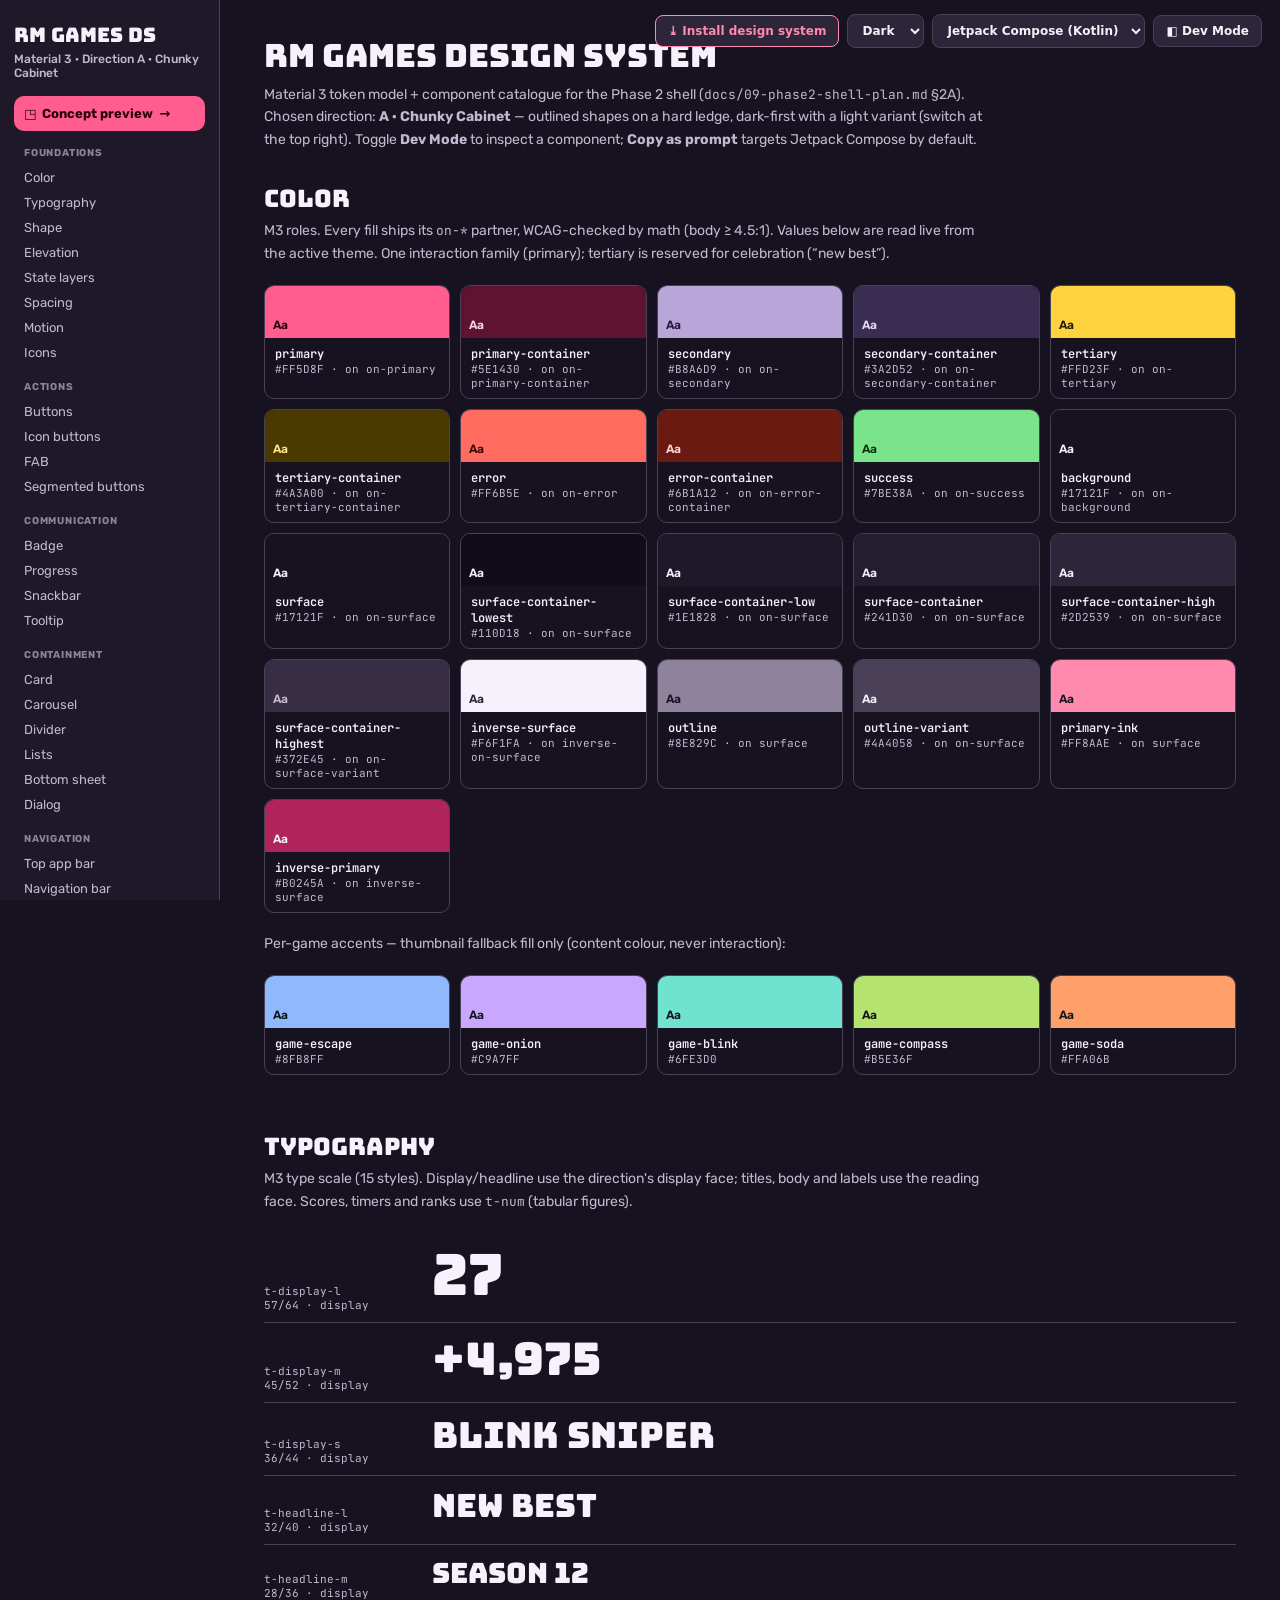
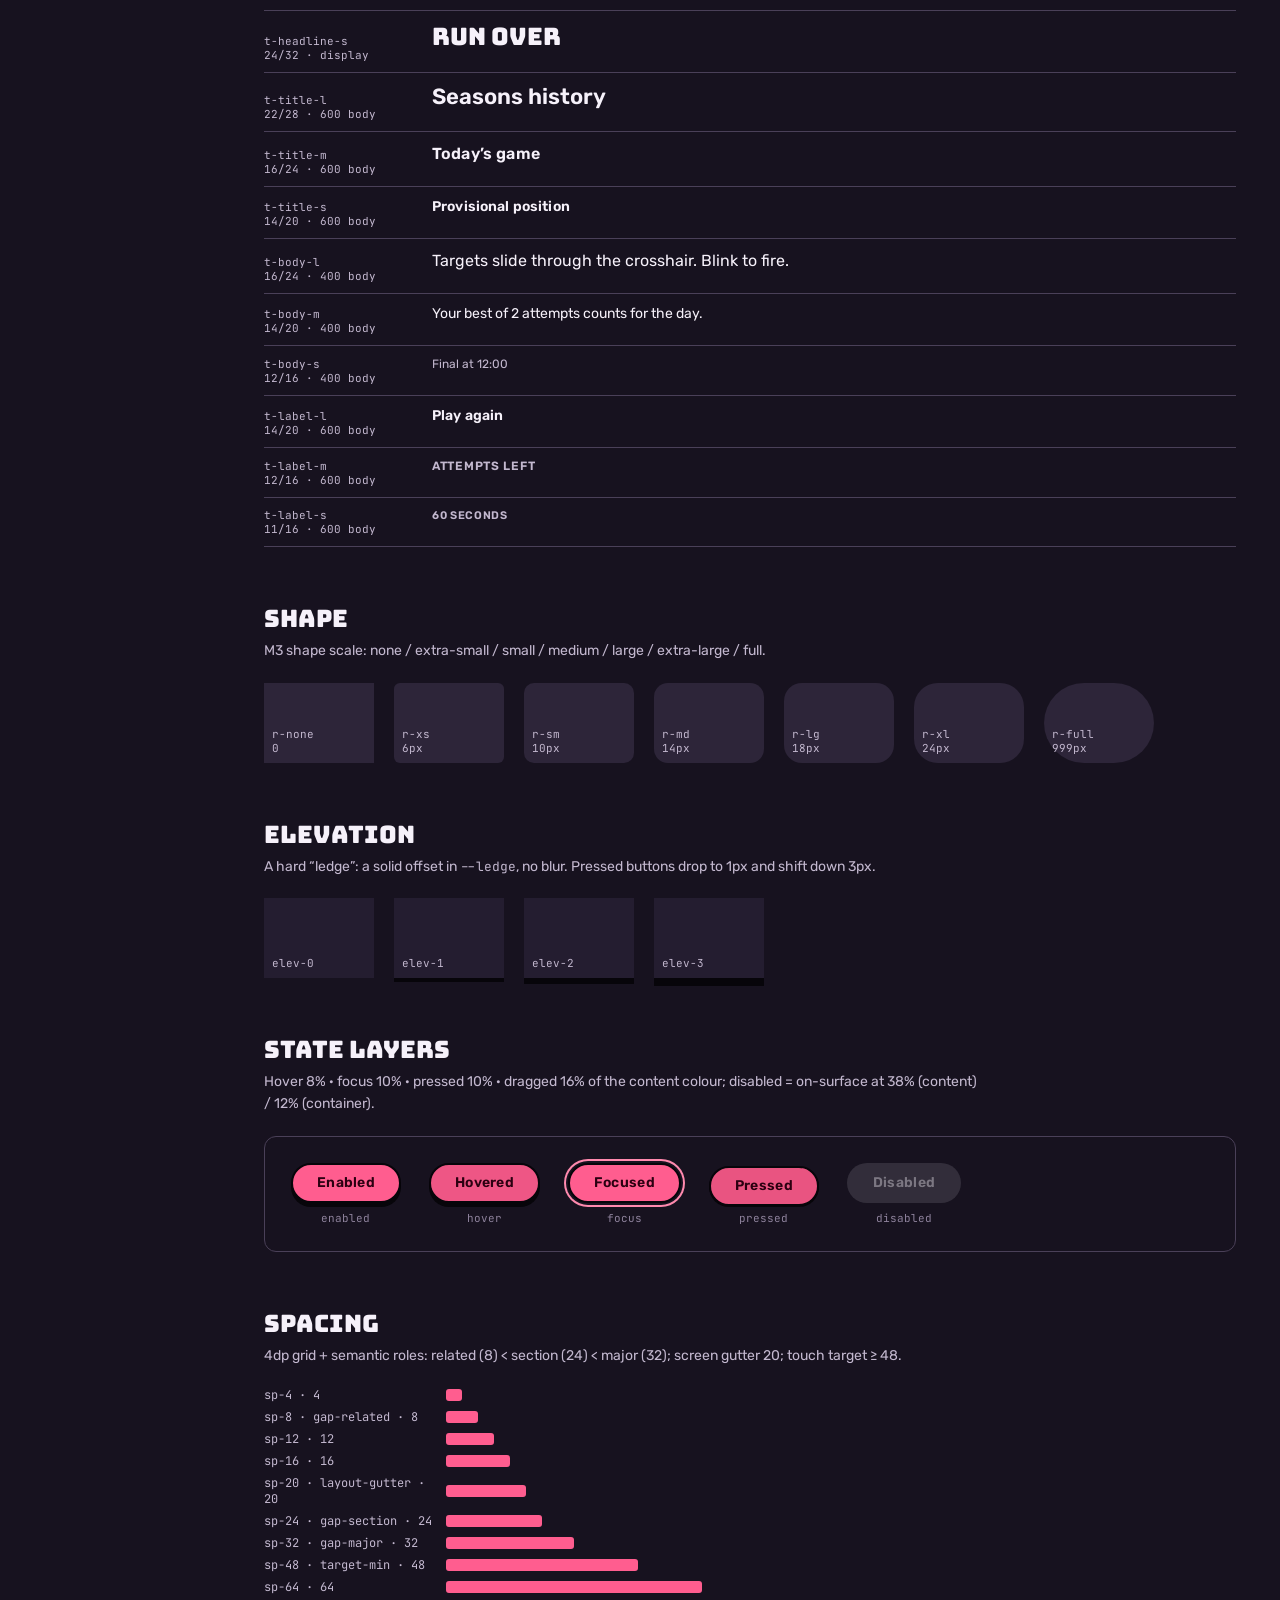
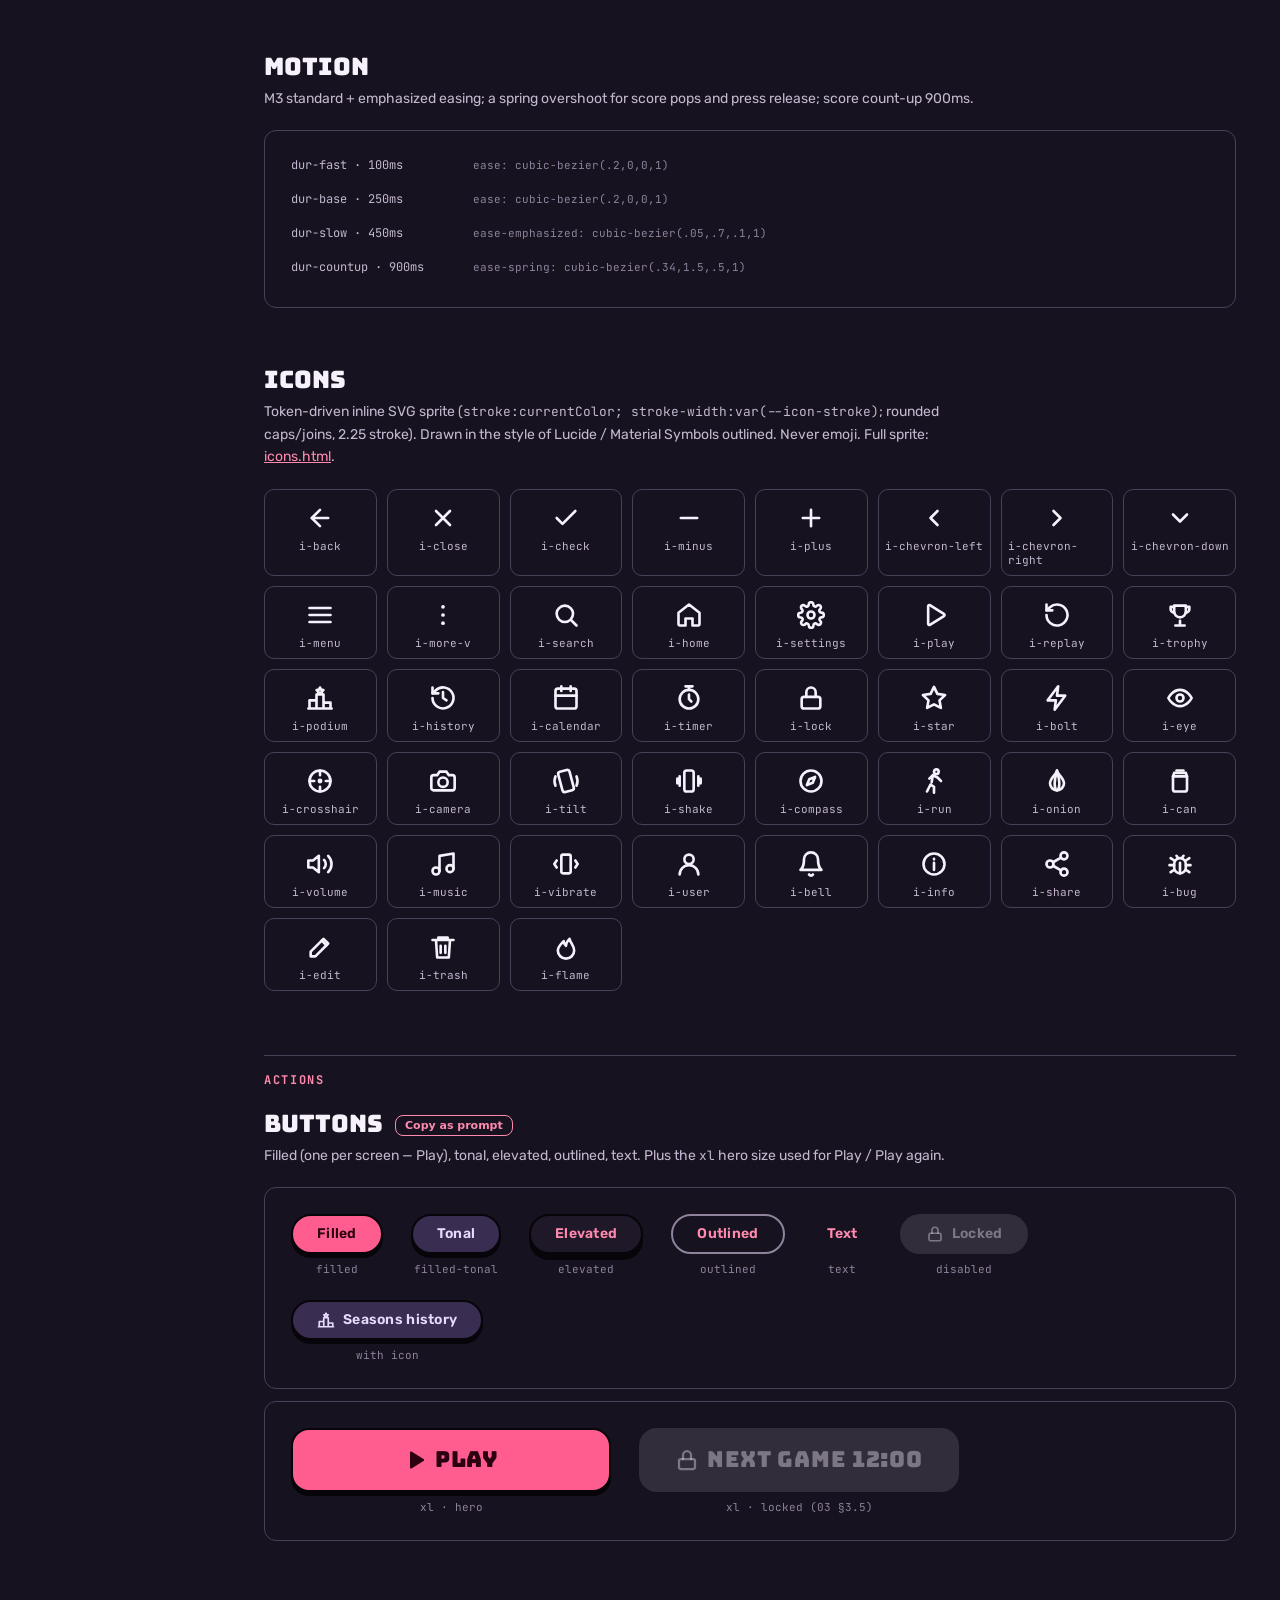
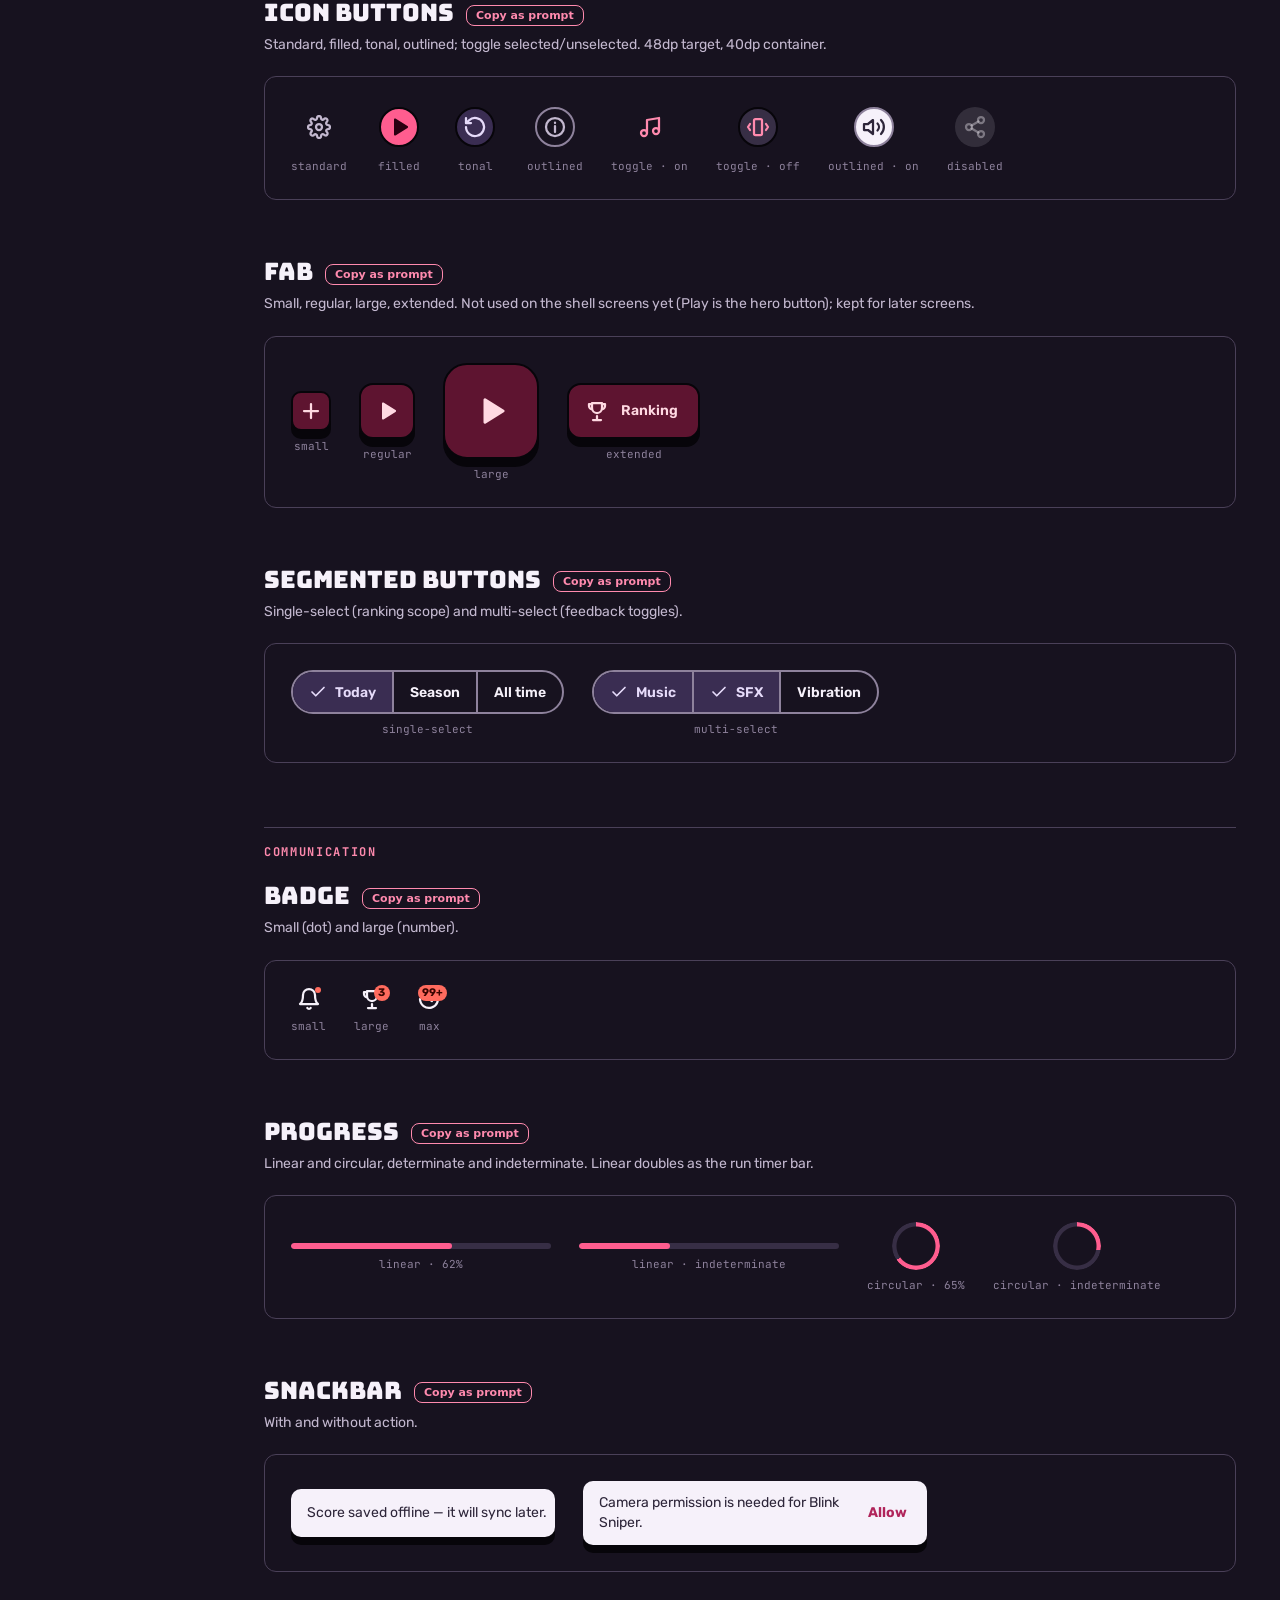
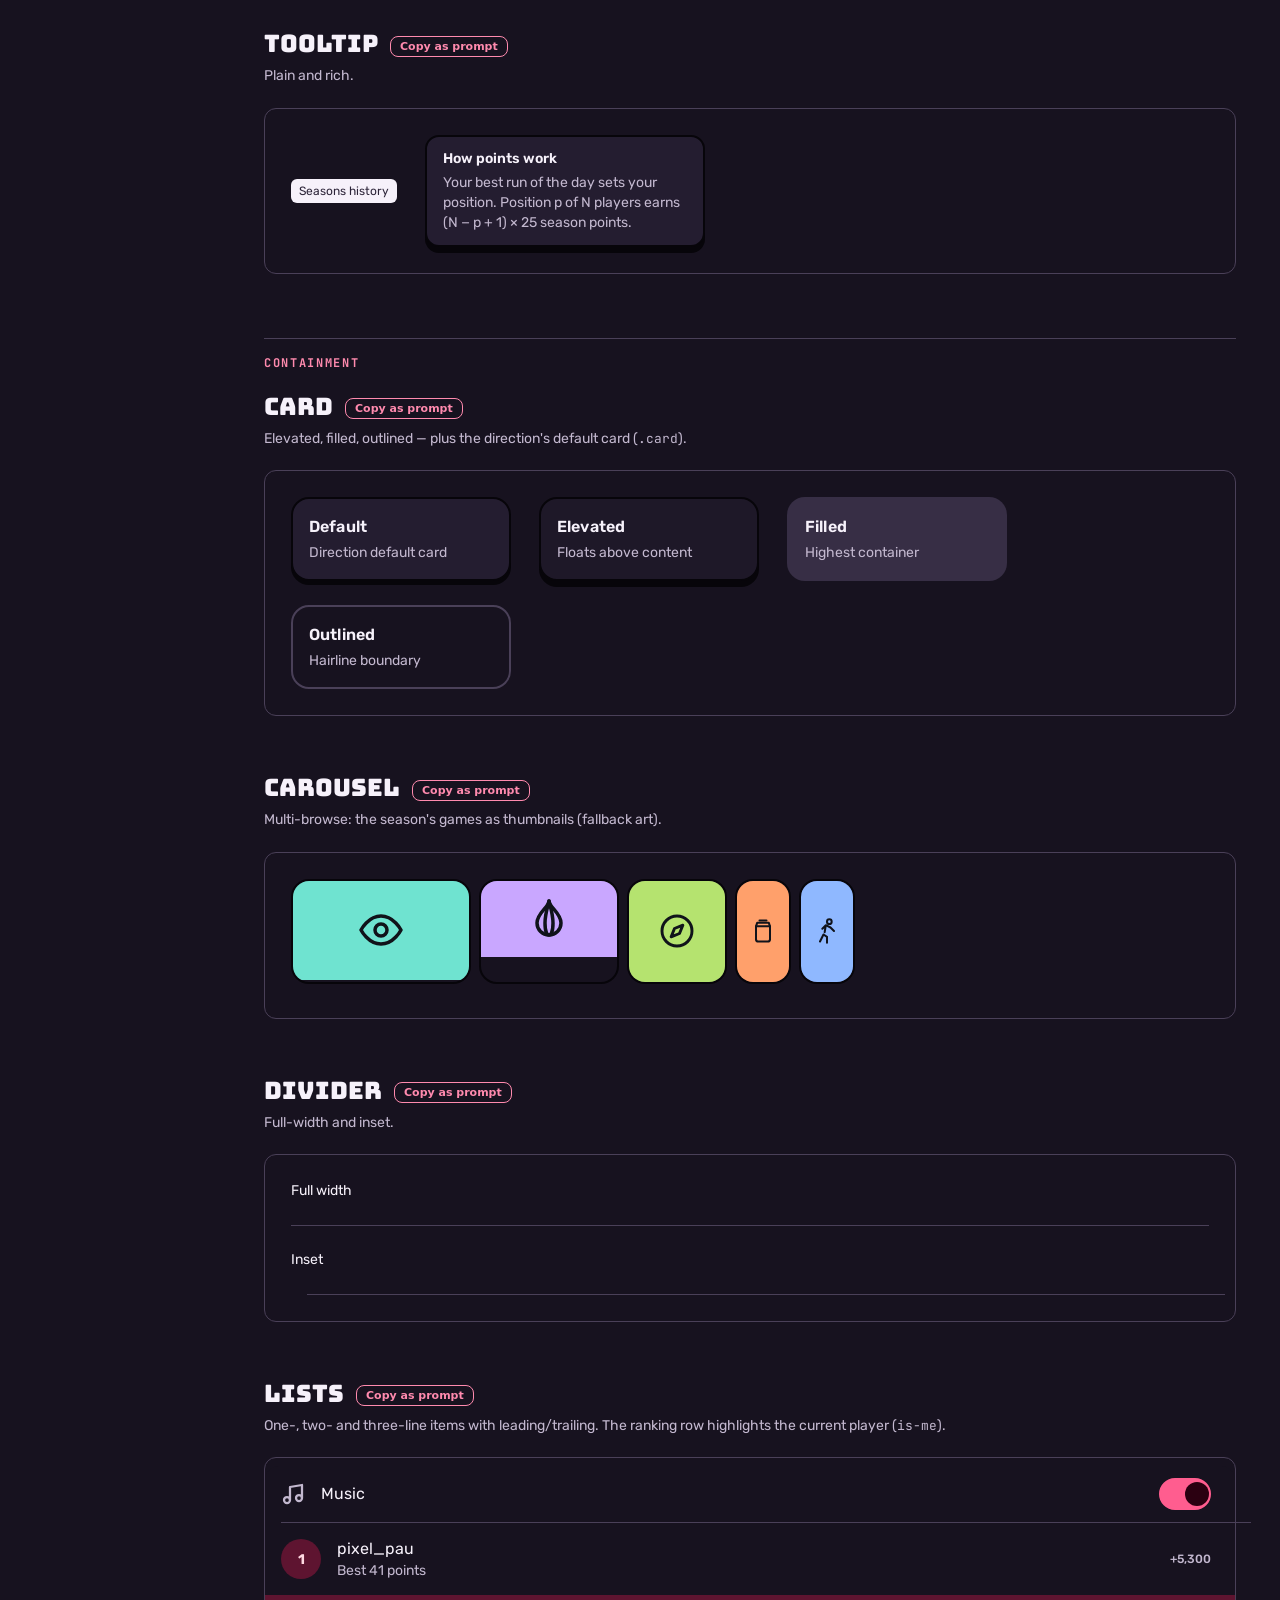
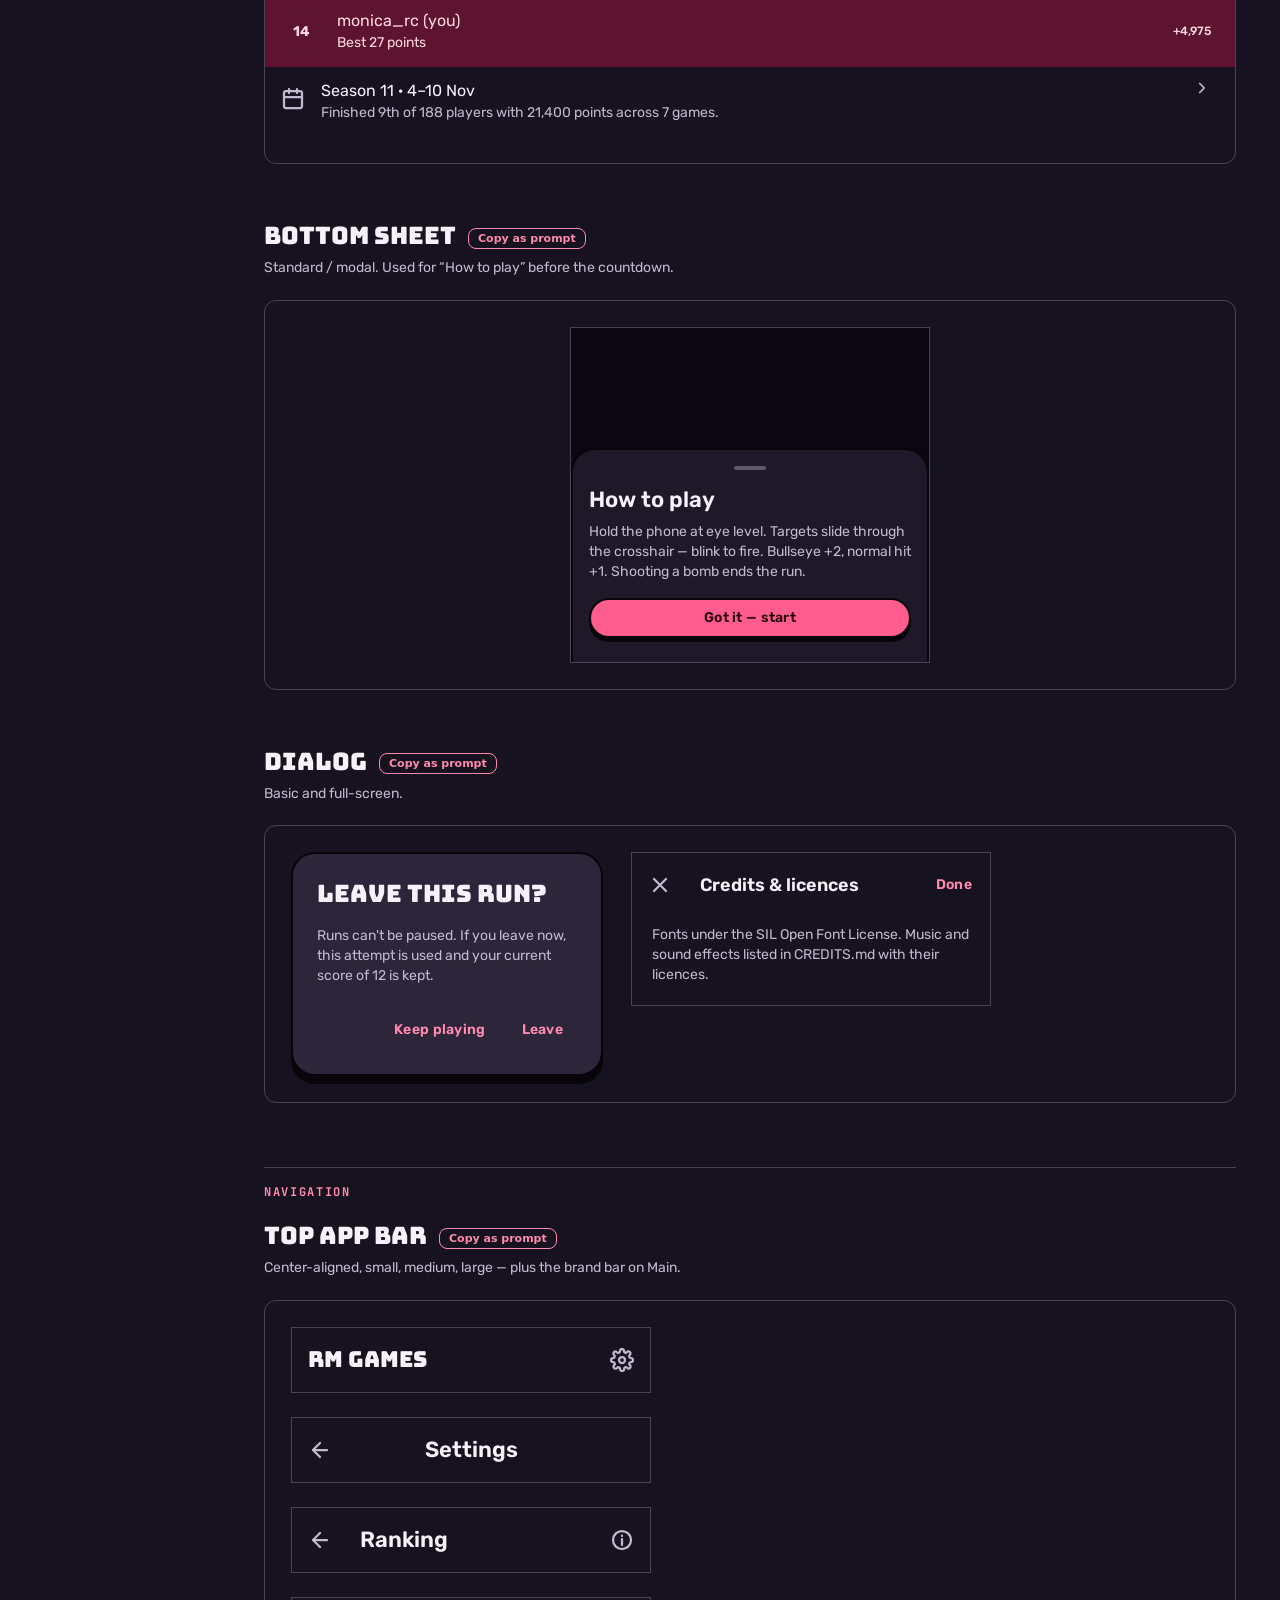
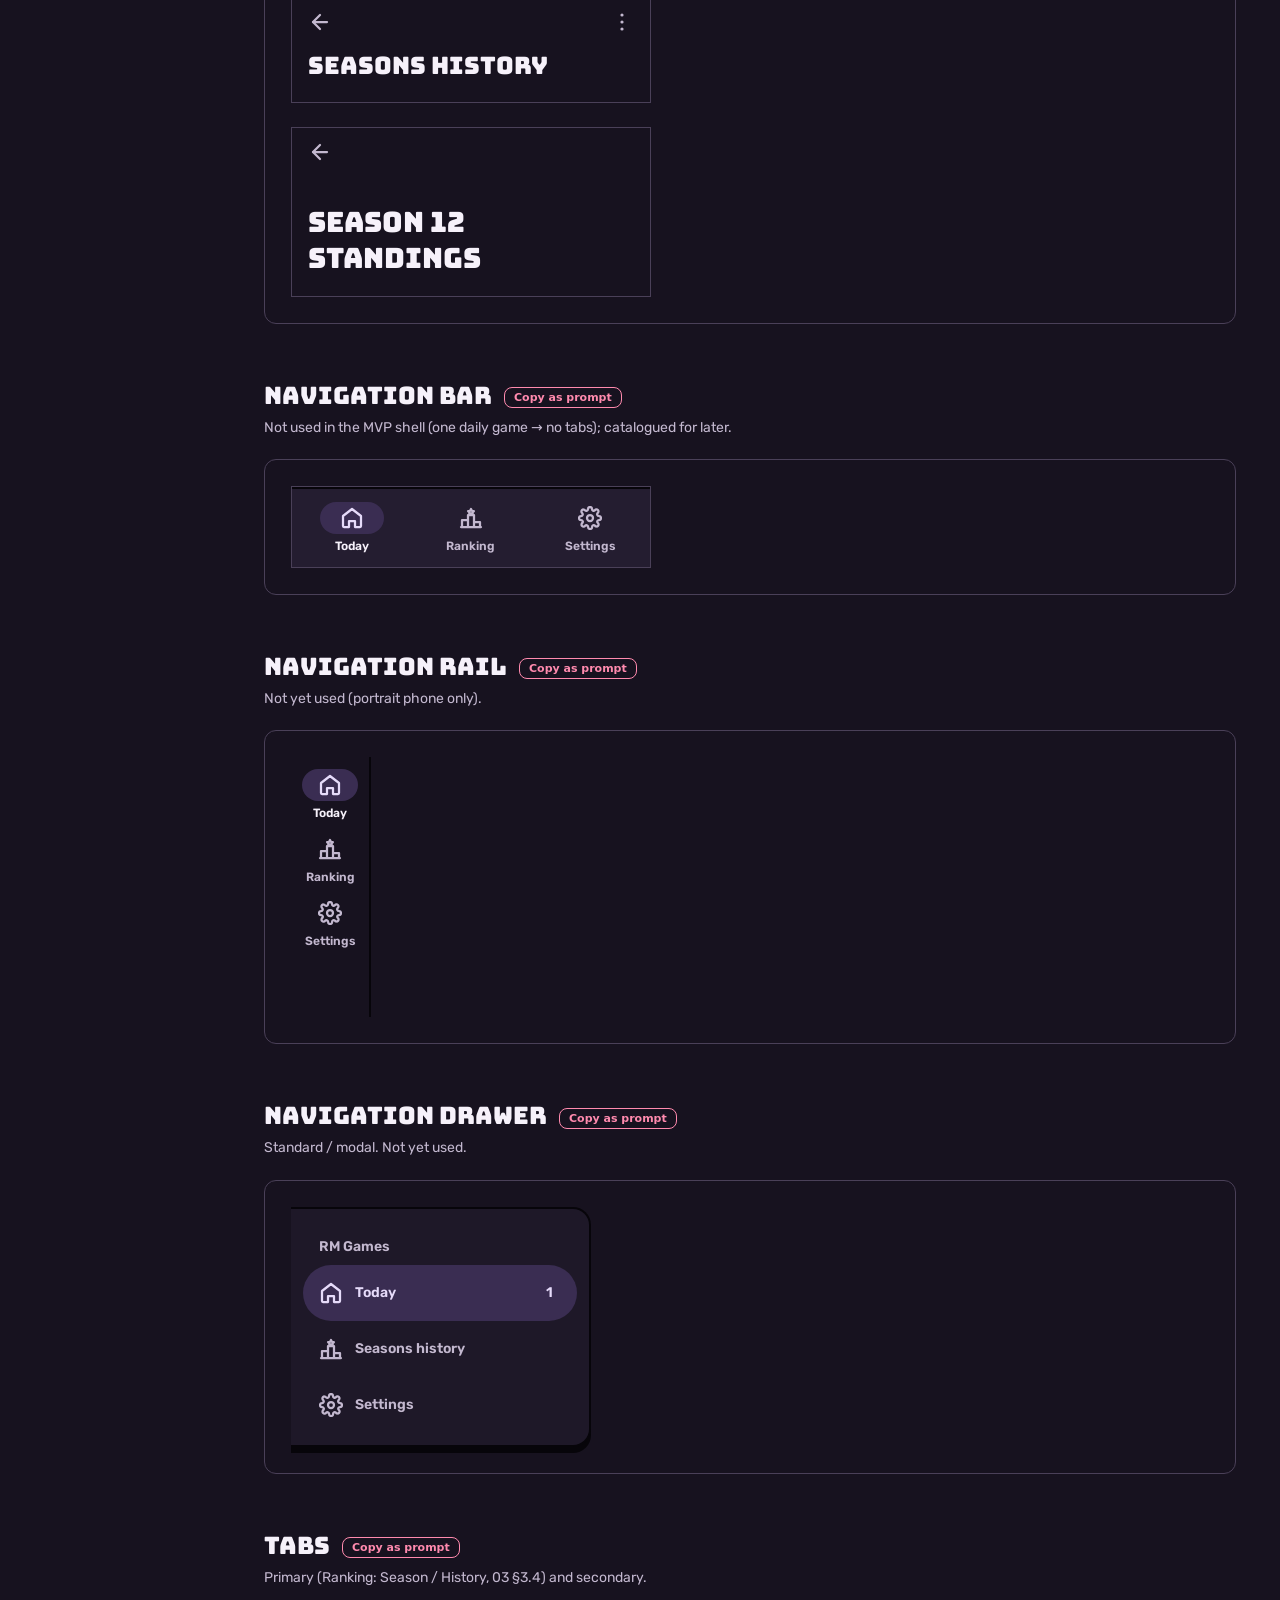
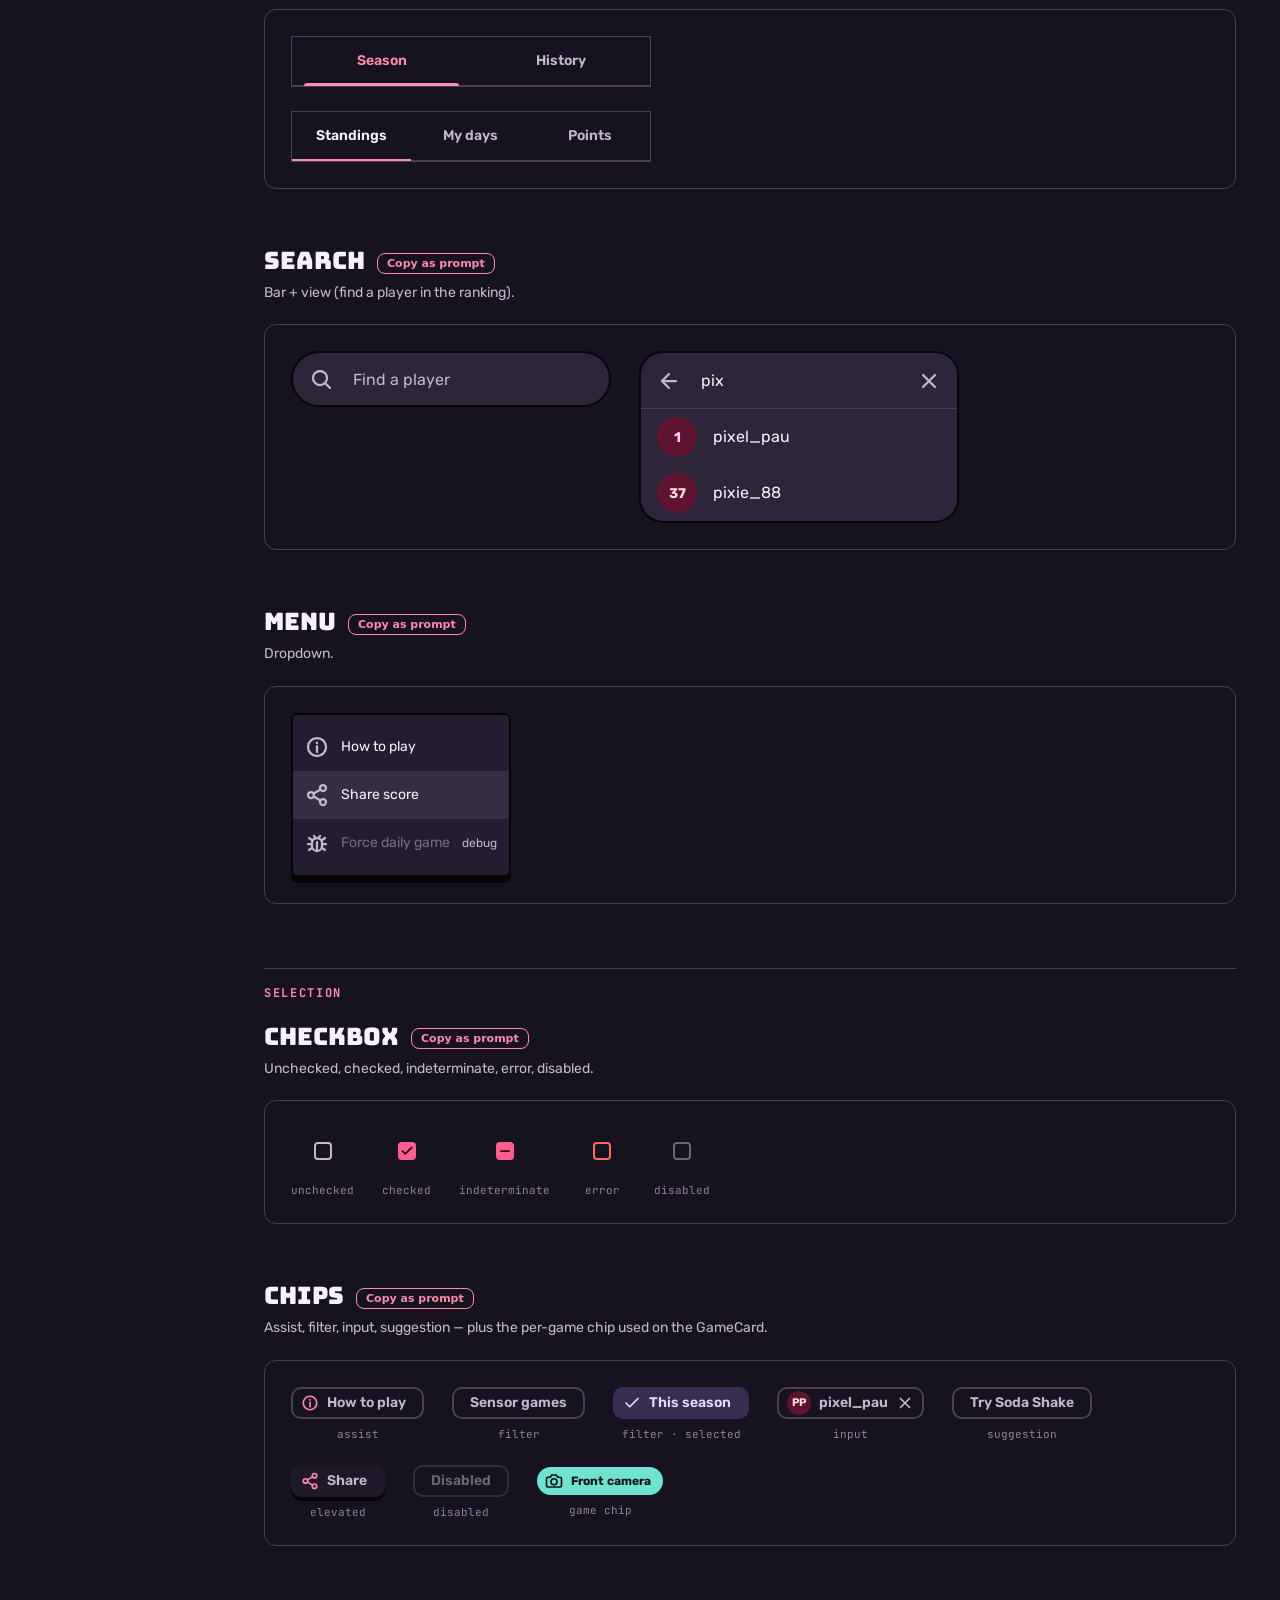
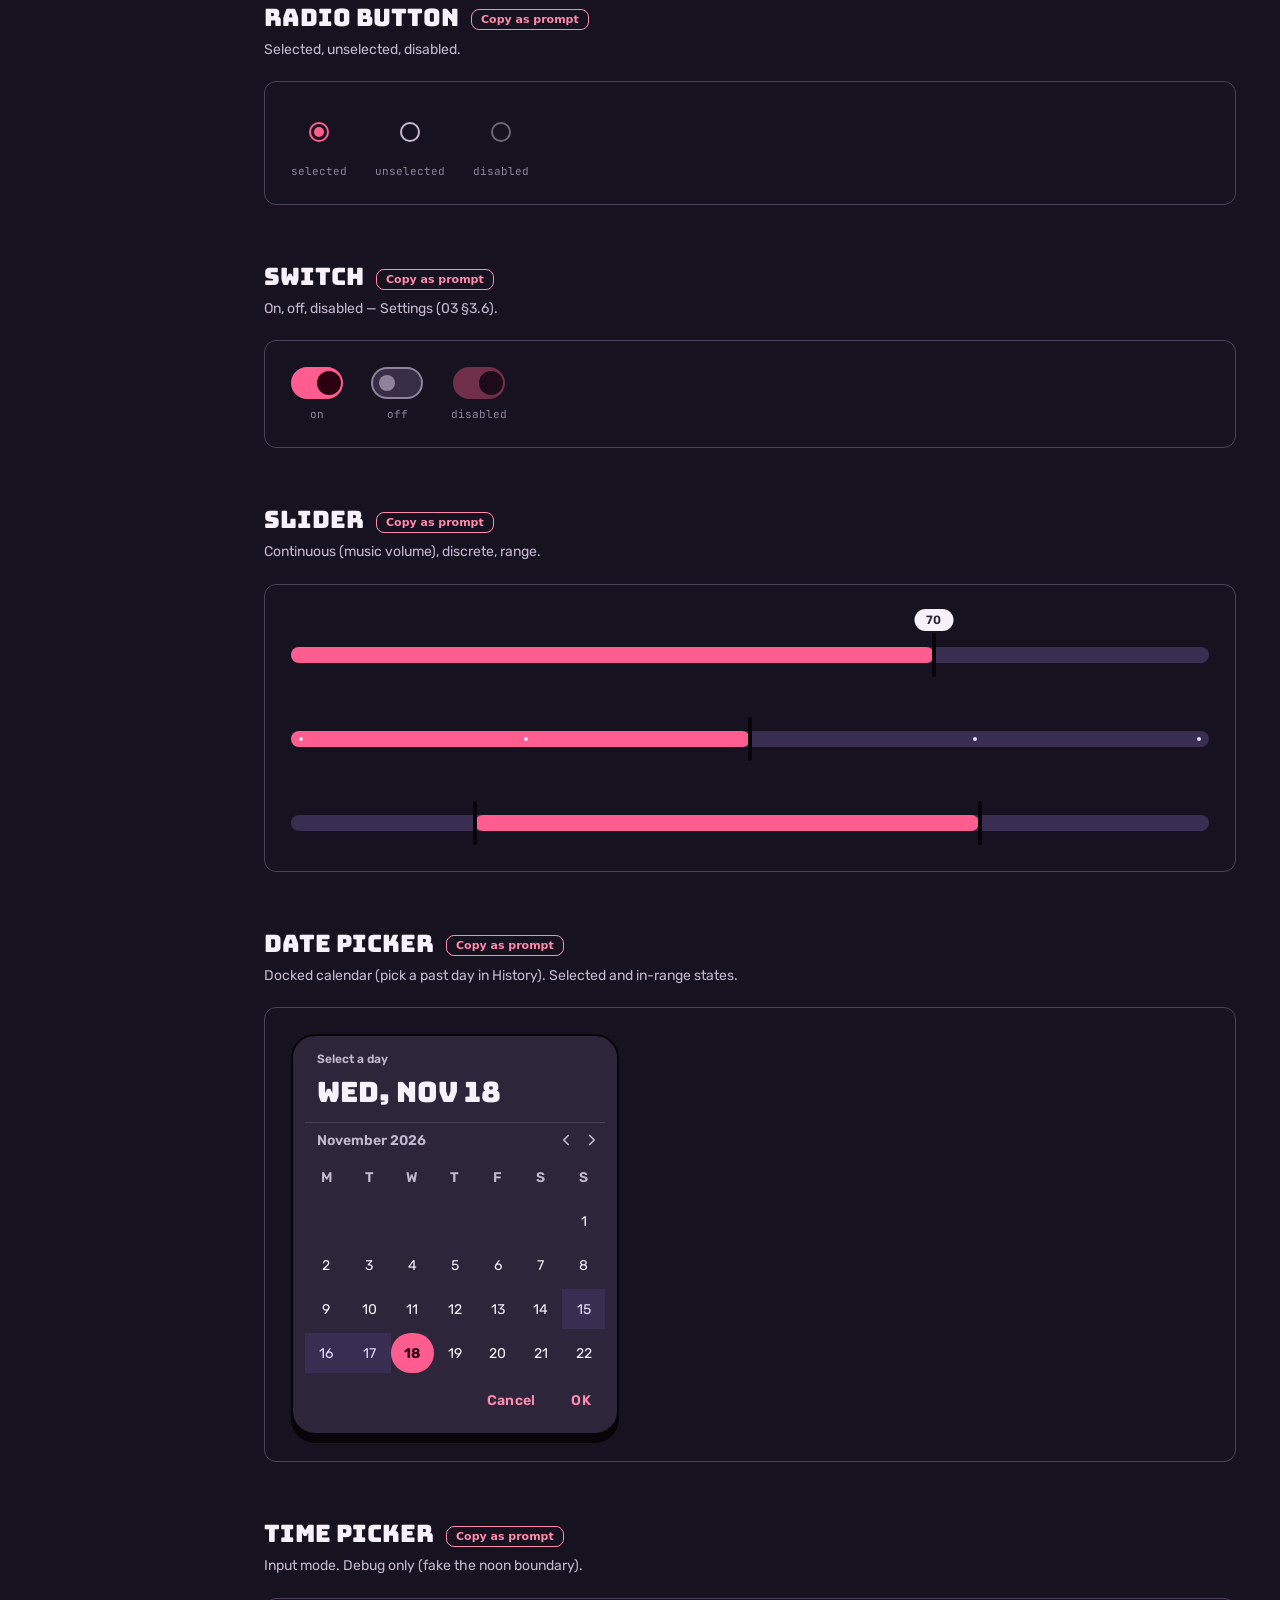
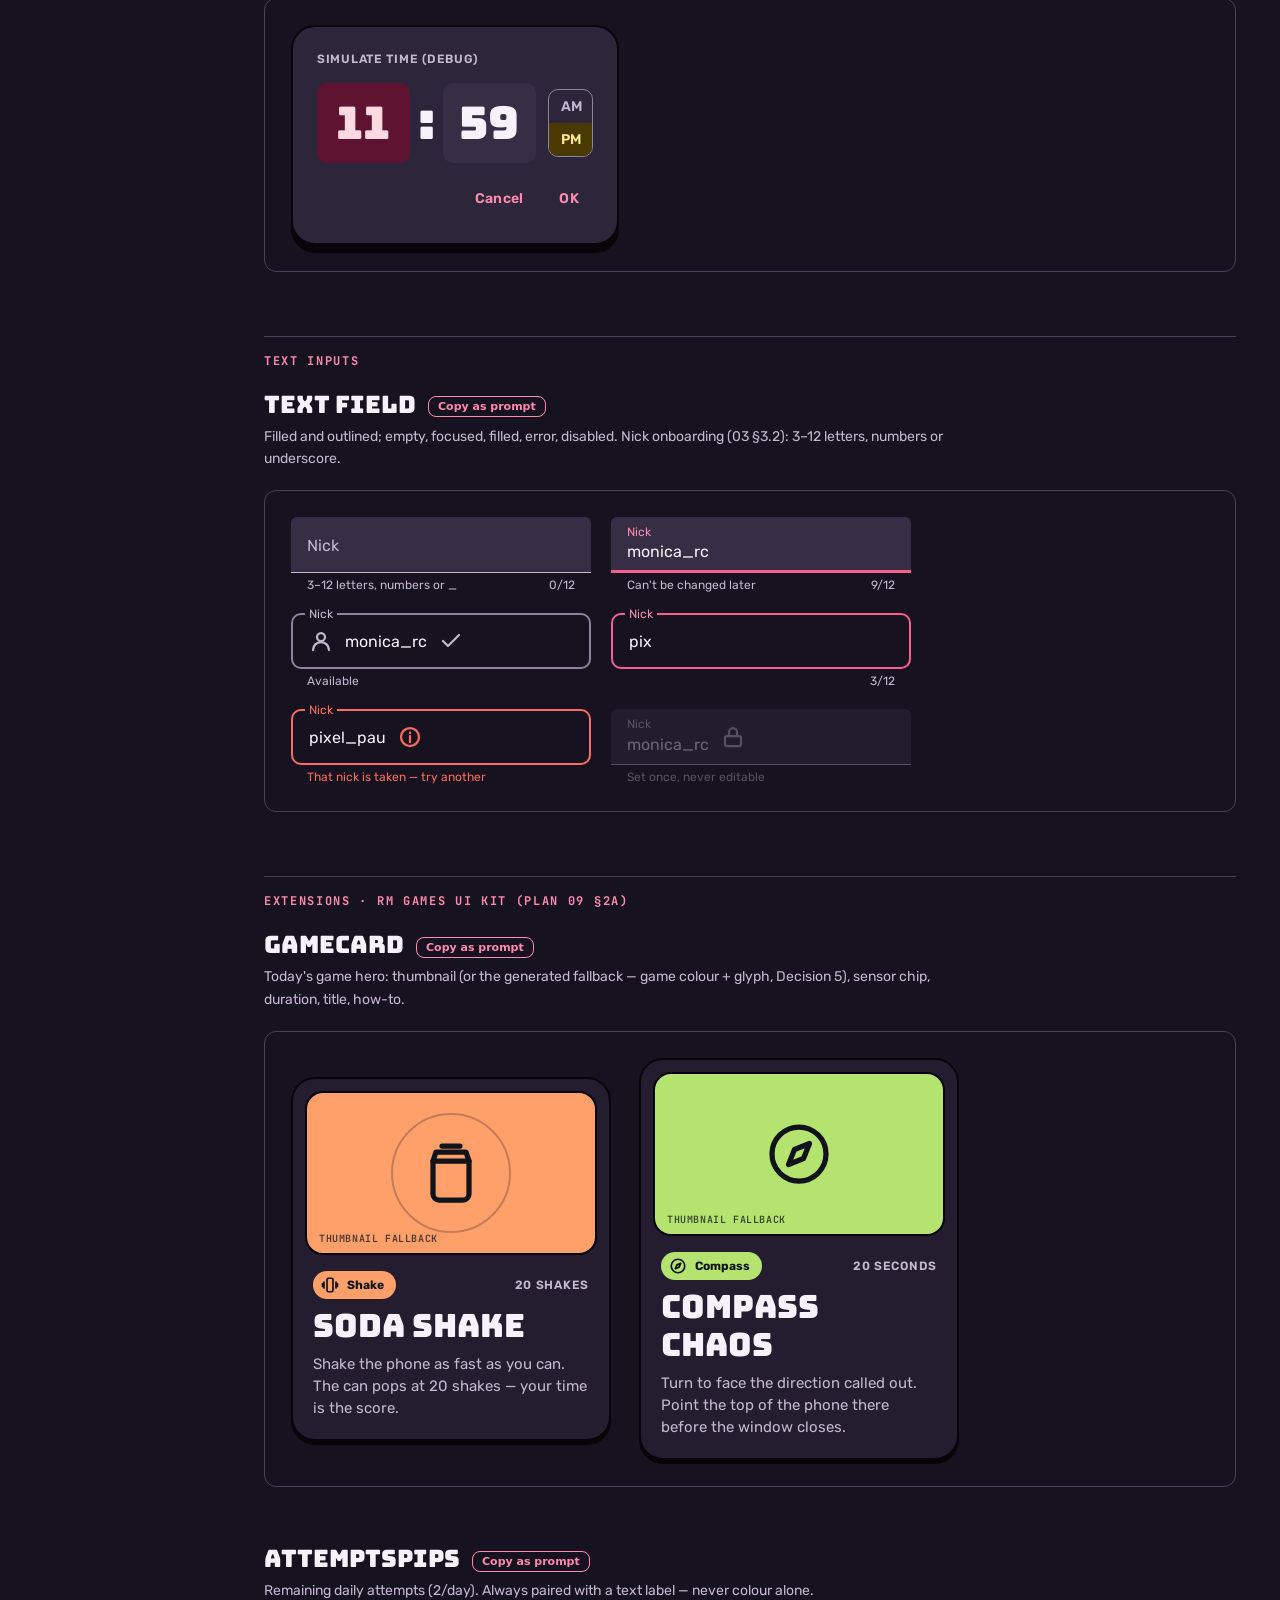
<file: design-system/index.html>
<!doctype html>
<html lang="en">
<head>
<meta charset="utf-8">
<meta name="viewport" content="width=device-width, initial-scale=1">
<title>RM Games · Design System</title>
<link rel="preconnect" href="https://fonts.googleapis.com"><link rel="preconnect" href="https://fonts.gstatic.com" crossorigin>
<link href="https://fonts.googleapis.com/css2?family=Bungee&family=JetBrains+Mono:wght@500;700&family=Rubik:wght@400;500;600;700&display=swap" rel="stylesheet">
<link rel="stylesheet" href="styles.css">
<script src="theme.js"></script>
<style>
/* page chrome (style-guide layout only; components/tokens live in styles.css) */
body{font-family:var(--font-body);color:var(--on-background);background:var(--background);display:flex}
nav.side{position:sticky;top:0;align-self:flex-start;height:100vh;width:220px;flex:0 0 220px;background:var(--surface-container-low);border-right:1px solid var(--outline-variant);padding:22px 14px;overflow:auto}
nav.side .brand{font-family:var(--font-display);font-weight:var(--display-weight);font-size:20px;color:var(--on-surface);margin-bottom:4px}
nav.side .sub{font:500 12px var(--font-body);color:var(--on-surface-variant);margin-bottom:16px}
nav.side a{display:block;padding:5px 10px;border-radius:8px;font-size:13px;color:var(--on-surface-variant);text-decoration:none}
nav.side a:hover{background:var(--surface-container-high);color:var(--on-surface)}
nav.side a.concept-link{margin:0 0 6px;padding:10px;font-weight:700;color:var(--on-primary);background:var(--primary);border-radius:10px}
nav.side .grp{font-size:10px;letter-spacing:.8px;text-transform:uppercase;color:var(--outline);margin:16px 0 6px 10px;font-weight:700}
main{flex:1;padding:36px 44px 120px;max-width:1100px;min-width:0}
section{margin-bottom:56px;scroll-margin-top:20px}
h2.sec{font-family:var(--font-display);font-weight:var(--display-weight);letter-spacing:var(--display-tracking);font-size:24px;color:var(--on-surface);margin-bottom:6px}
h3.cat{font:700 12px var(--font-mono);letter-spacing:.14em;text-transform:uppercase;color:var(--primary-ink);margin:64px 0 20px;padding-top:16px;border-top:1px solid var(--outline-variant)}
.sec-desc{color:var(--on-surface-variant);font-size:14px;margin-bottom:20px;max-width:720px;line-height:1.6}
.stage{background:var(--surface);border:1px solid var(--outline-variant);border-radius:12px;padding:26px;display:flex;flex-wrap:wrap;gap:24px 28px;align-items:center}
.stage.col{flex-direction:column;align-items:stretch}
.stage.tight{gap:12px}
.cell{display:flex;flex-direction:column;align-items:center;gap:8px}
.spec{font:11px var(--font-mono);color:var(--outline)}
.colors{display:grid;grid-template-columns:repeat(auto-fill,minmax(170px,1fr));gap:10px}
.sw{border:1px solid var(--outline-variant);border-radius:10px;overflow:hidden;background:var(--surface)}
.sw .c{height:52px;display:flex;align-items:flex-end;padding:6px 8px;font:600 12px var(--font-body)}.sw .m{padding:8px 10px}.sw .n{font:600 12px var(--font-mono);color:var(--on-surface)}.sw .v{font:11px var(--font-mono);color:var(--on-surface-variant)}
.typerow{display:flex;align-items:baseline;gap:18px;padding:10px 0;border-bottom:1px solid var(--outline-variant)}
.typerow .tk{width:150px;flex:0 0 150px;font:11px var(--font-mono);color:var(--on-surface-variant)}
.typerow>div:last-child{min-width:0;overflow:hidden;text-overflow:ellipsis;white-space:nowrap}
.sprow{display:flex;align-items:center;gap:12px;margin-bottom:6px}
.sprow .bar{background:var(--primary);height:12px;border-radius:3px}.sprow .lbl{width:170px;font:12px var(--font-mono);color:var(--on-surface-variant)}
.boxes{display:flex;flex-wrap:wrap;gap:20px}
.boxes .bx{width:110px;height:80px;background:var(--surface-container-high);display:flex;align-items:flex-end;padding:8px;font:11px var(--font-mono);color:var(--on-surface-variant)}
.iconGrid{display:grid;grid-template-columns:repeat(auto-fill,minmax(104px,1fr));gap:10px}
.iconGrid .it{background:var(--surface);border:1px solid var(--outline-variant);border-radius:10px;padding:14px 6px 8px;display:flex;flex-direction:column;align-items:center;gap:7px;color:var(--on-surface)}
.iconGrid .it .nm{font:11px var(--font-mono);color:var(--on-surface-variant)}
.phone{width:360px;border:1px solid var(--outline-variant);background:var(--background);overflow:hidden}
code{font-family:var(--font-mono);font-size:.92em}

/* top controls + Dev Mode + Inspector + Copy-as-prompt */
#topctl{position:fixed;top:14px;right:18px;z-index:50;display:flex;gap:8px;align-items:center}
#topctl select{font:600 12px system-ui,sans-serif;border:1px solid var(--outline-variant);border-radius:8px;padding:8px 10px;background:var(--surface-container-high);color:var(--on-surface)}
.ds-btn{font:600 12px system-ui,sans-serif;background:var(--surface-container-high);border:1px solid var(--primary-ink);color:var(--primary-ink);border-radius:8px;padding:8px 12px;cursor:pointer}
#devToggle{font:600 12px system-ui,sans-serif;background:var(--surface-container-high);border:1px solid var(--outline-variant);border-radius:8px;padding:8px 12px;cursor:pointer;color:var(--on-surface)}
#devToggle.on{background:var(--primary);border-color:var(--primary);color:var(--on-primary)}
.sec-prompt{font:600 11px system-ui,sans-serif;border:1px solid var(--primary-ink);background:transparent;color:var(--primary-ink);border-radius:8px;padding:3px 9px;margin-left:12px;cursor:pointer;vertical-align:middle;letter-spacing:0;text-transform:none}
body.dev [data-insp]:hover{outline:2px dashed var(--tertiary);outline-offset:3px;cursor:pointer}
.insp-sel{outline:2px solid var(--primary)!important;outline-offset:3px}
#inspector{position:fixed;top:0;right:0;width:350px;height:100vh;background:var(--surface-container-low);border-left:1px solid var(--outline-variant);transform:translateX(100%);transition:transform .28s var(--ease);z-index:49;overflow:auto;padding:58px 20px 40px;color:var(--on-surface)}
body.inspecting #inspector{transform:translateX(0)} body.inspecting main{margin-right:350px}
#inspector .iclose{position:absolute;top:16px;right:16px;border:none;background:none;font-size:18px;color:var(--on-surface-variant);cursor:pointer}
#inspector .nm{font-family:var(--font-display);font-weight:var(--display-weight);font-size:20px}
#inspector .file{font:12px var(--font-mono);color:var(--on-surface-variant);margin-top:2px}
#inspector .desc{font-size:13px;color:var(--on-surface-variant);line-height:1.6;margin-top:10px}
#inspector h4{font-size:11px;letter-spacing:.6px;text-transform:uppercase;color:var(--outline);margin:20px 0 8px}
.prop{padding:8px 0;border-bottom:1px solid var(--outline-variant)}.prop .pn{font:600 13px var(--font-mono)}.prop .pt{font:11px var(--font-mono);color:var(--primary-ink)}.prop .pdef{font:11px var(--font-mono);color:var(--on-surface-variant)}
.tok{display:flex;align-items:center;gap:10px;padding:7px 8px;border-radius:8px;cursor:pointer}.tok:hover{background:var(--surface-container-high)}
.tok .tsw{width:22px;height:22px;border-radius:6px;border:1px solid var(--outline-variant);flex:0 0 22px}.tok .tn{font:600 12px var(--font-mono)}.tok .tr{font-size:11px;color:var(--on-surface-variant)}.tok .tv{margin-left:auto;font:11px var(--font-mono);color:var(--on-surface-variant);max-width:120px;text-align:right;word-break:break-all}
.metric{display:flex;justify-content:space-between;gap:12px;font:12px var(--font-mono);padding:5px 0;border-bottom:1px dashed var(--outline-variant)}.metric .mk{color:var(--on-surface-variant)}
.copyprompt{width:100%;margin-top:16px;font:600 13px system-ui,sans-serif;background:var(--primary);color:var(--on-primary);border:none;border-radius:10px;padding:11px;cursor:pointer}
.copied{position:fixed;bottom:24px;left:50%;transform:translateX(-50%);background:var(--inverse-surface);color:var(--inverse-on-surface);font-size:12px;padding:8px 16px;border-radius:8px;opacity:0;transition:.2s;z-index:60;pointer-events:none}.copied.show{opacity:1}
</style>
</head>
<body>
<!--SPRITE (generated from icons.html — keep in sync)-->
<svg width="0" height="0" style="position:absolute" aria-hidden="true">
  <symbol id="i-back" viewBox="0 0 24 24"><path d="M19 12H5"/><path d="M12 19l-7-7 7-7"/></symbol>
  <symbol id="i-close" viewBox="0 0 24 24"><path d="M18 6L6 18M6 6l12 12"/></symbol>
  <symbol id="i-check" viewBox="0 0 24 24"><path d="M20 6L9 17l-5-5"/></symbol>
  <symbol id="i-minus" viewBox="0 0 24 24"><path d="M5 12h14"/></symbol>
  <symbol id="i-plus" viewBox="0 0 24 24"><path d="M12 5v14M5 12h14"/></symbol>
  <symbol id="i-chevron-left" viewBox="0 0 24 24"><path d="M15 18l-6-6 6-6"/></symbol>
  <symbol id="i-chevron-right" viewBox="0 0 24 24"><path d="M9 18l6-6-6-6"/></symbol>
  <symbol id="i-chevron-down" viewBox="0 0 24 24"><path d="M6 9l6 6 6-6"/></symbol>
  <symbol id="i-menu" viewBox="0 0 24 24"><path d="M3 6h18M3 12h18M3 18h18"/></symbol>
  <symbol id="i-more-v" viewBox="0 0 24 24"><circle cx="12" cy="5" r="1.6" fill="currentColor" stroke="none"/><circle cx="12" cy="12" r="1.6" fill="currentColor" stroke="none"/><circle cx="12" cy="19" r="1.6" fill="currentColor" stroke="none"/></symbol>
  <symbol id="i-search" viewBox="0 0 24 24"><circle cx="11" cy="11" r="7"/><path d="M21 21l-4.3-4.3"/></symbol>
  <symbol id="i-home" viewBox="0 0 24 24"><path d="M3 10l9-7 9 7v10a1 1 0 0 1-1 1h-5v-6H9v6H4a1 1 0 0 1-1-1z"/></symbol>
  <symbol id="i-settings" viewBox="0 0 24 24"><circle cx="12" cy="12" r="3"/><path d="M19.4 15a1.7 1.7 0 0 0 .3 1.8l.1.1a2 2 0 1 1-2.8 2.8l-.1-.1a1.7 1.7 0 0 0-1.8-.3 1.7 1.7 0 0 0-1 1.5V21a2 2 0 1 1-4 0v-.1a1.7 1.7 0 0 0-1.1-1.5 1.7 1.7 0 0 0-1.8.3l-.1.1a2 2 0 1 1-2.8-2.8l.1-.1a1.7 1.7 0 0 0 .3-1.8 1.7 1.7 0 0 0-1.5-1H3a2 2 0 1 1 0-4h.1a1.7 1.7 0 0 0 1.5-1.1 1.7 1.7 0 0 0-.3-1.8l-.1-.1a2 2 0 1 1 2.8-2.8l.1.1a1.7 1.7 0 0 0 1.8.3H9a1.7 1.7 0 0 0 1-1.5V3a2 2 0 1 1 4 0v.1a1.7 1.7 0 0 0 1 1.5 1.7 1.7 0 0 0 1.8-.3l.1-.1a2 2 0 1 1 2.8 2.8l-.1.1a1.7 1.7 0 0 0-.3 1.8V9a1.7 1.7 0 0 0 1.5 1H21a2 2 0 1 1 0 4h-.1a1.7 1.7 0 0 0-1.5 1z"/></symbol>
  <symbol id="i-play" viewBox="0 0 24 24"><path d="M7 4.5v15a1 1 0 0 0 1.5.9l12-7.5a1 1 0 0 0 0-1.8l-12-7.5A1 1 0 0 0 7 4.5z"/></symbol>
  <symbol id="i-replay" viewBox="0 0 24 24"><path d="M3 12a9 9 0 1 0 3-6.7L3 8"/><path d="M3 3v5h5"/></symbol>
  <symbol id="i-trophy" viewBox="0 0 24 24"><path d="M8 21h8M12 17v4M7 4h10v5a5 5 0 0 1-10 0z"/><path d="M17 5h3v2a3 3 0 0 1-3 3M7 5H4v2a3 3 0 0 0 3 3"/></symbol>
  <symbol id="i-podium" viewBox="0 0 24 24"><path d="M9 21V9h6v12M3 21v-7h6M15 21v-5h6v5M2 21h20"/><path d="M12 3l.9 1.8 2 .3-1.4 1.4.3 2-1.8-1-1.8 1 .3-2-1.4-1.4 2-.3z"/></symbol>
  <symbol id="i-history" viewBox="0 0 24 24"><path d="M3 12a9 9 0 1 0 2.6-6.4L3 8"/><path d="M3 3v5h5M12 7v5l3 2"/></symbol>
  <symbol id="i-calendar" viewBox="0 0 24 24"><rect x="3" y="4" width="18" height="17" rx="2"/><path d="M16 2v4M8 2v4M3 10h18"/></symbol>
  <symbol id="i-timer" viewBox="0 0 24 24"><circle cx="12" cy="13" r="8"/><path d="M12 9v4l2 2M9 2h6M12 2v3"/></symbol>
  <symbol id="i-lock" viewBox="0 0 24 24"><rect x="4" y="11" width="16" height="10" rx="2"/><path d="M8 11V7a4 4 0 0 1 8 0v4"/></symbol>
  <symbol id="i-star" viewBox="0 0 24 24"><path d="M12 2.5l2.9 6 6.6.9-4.8 4.6 1.2 6.5L12 17.4l-5.9 3.1 1.2-6.5L2.5 9.4l6.6-.9z"/></symbol>
  <symbol id="i-bolt" viewBox="0 0 24 24"><path d="M13 2L4 14h7l-1 8 9-12h-7z"/></symbol>
  <symbol id="i-eye" viewBox="0 0 24 24"><path d="M2 12s3.6-7 10-7 10 7 10 7-3.6 7-10 7S2 12 2 12z"/><circle cx="12" cy="12" r="3"/></symbol>
  <symbol id="i-crosshair" viewBox="0 0 24 24"><circle cx="12" cy="12" r="9"/><path d="M12 3v4M12 17v4M3 12h4M17 12h4"/><circle cx="12" cy="12" r="1" fill="currentColor"/></symbol>
  <symbol id="i-camera" viewBox="0 0 24 24"><path d="M22 18a2 2 0 0 1-2 2H4a2 2 0 0 1-2-2V9a2 2 0 0 1 2-2h3l2-3h6l2 3h3a2 2 0 0 1 2 2z"/><circle cx="12" cy="13" r="4"/></symbol>
  <symbol id="i-tilt" viewBox="0 0 24 24"><rect x="7" y="3" width="10" height="18" rx="2" transform="rotate(-15 12 12)"/><path d="M3 8a10 10 0 0 0 0 8M21 8a10 10 0 0 1 0 8"/></symbol>
  <symbol id="i-shake" viewBox="0 0 24 24"><rect x="8" y="3" width="8" height="18" rx="2"/><path d="M4 8v8M20 8v8M2 10v4M22 10v4"/></symbol>
  <symbol id="i-compass" viewBox="0 0 24 24"><circle cx="12" cy="12" r="9"/><path d="M15.5 8.5l-2 5-5 2 2-5z"/></symbol>
  <symbol id="i-run" viewBox="0 0 24 24"><circle cx="14" cy="4" r="2"/><path d="M6 21l3-6 3 2v5M8 10l3-3 4 2 3 3M11 7l-1 6"/></symbol>
  <symbol id="i-onion" viewBox="0 0 24 24"><path d="M12 3c0 3-6 6-6 11a6 6 0 0 0 12 0c0-5-6-8-6-11z"/><path d="M12 3c-1 4-2 7-2 11s1 6 2 6M12 3c1 4 2 7 2 11s-1 6-2 6"/></symbol>
  <symbol id="i-can" viewBox="0 0 24 24"><path d="M7 5h10l1 3v11a2 2 0 0 1-2 2H8a2 2 0 0 1-2-2V8z"/><path d="M6 8h12M9 3h6"/></symbol>
  <symbol id="i-volume" viewBox="0 0 24 24"><path d="M11 5L6 9H2v6h4l5 4z"/><path d="M15.5 8.5a5 5 0 0 1 0 7M19 5a10 10 0 0 1 0 14"/></symbol>
  <symbol id="i-music" viewBox="0 0 24 24"><path d="M9 18V5l12-2v13"/><circle cx="6" cy="18" r="3"/><circle cx="18" cy="16" r="3"/></symbol>
  <symbol id="i-vibrate" viewBox="0 0 24 24"><rect x="8" y="4" width="8" height="16" rx="1.5"/><path d="M4 9l-2 3 2 3M20 9l2 3-2 3"/></symbol>
  <symbol id="i-user" viewBox="0 0 24 24"><circle cx="12" cy="8" r="4"/><path d="M4 21a8 8 0 0 1 16 0"/></symbol>
  <symbol id="i-bell" viewBox="0 0 24 24"><path d="M18 8a6 6 0 0 0-12 0c0 7-3 9-3 9h18s-3-2-3-9"/><path d="M13.7 21a2 2 0 0 1-3.4 0"/></symbol>
  <symbol id="i-info" viewBox="0 0 24 24"><circle cx="12" cy="12" r="9"/><path d="M12 11v6M12 7.5v.5"/></symbol>
  <symbol id="i-share" viewBox="0 0 24 24"><circle cx="18" cy="5" r="3"/><circle cx="6" cy="12" r="3"/><circle cx="18" cy="19" r="3"/><path d="M8.6 13.5l6.8 4M15.4 6.5l-6.8 4"/></symbol>
  <symbol id="i-bug" viewBox="0 0 24 24"><rect x="7" y="7" width="10" height="13" rx="5"/><path d="M12 11v9M7 13H3M21 13h-4M7 17l-3 2M17 17l3 2M7 9L4 7M17 9l3-2M9 5l1.5 2M15 5l-1.5 2"/></symbol>
  <symbol id="i-edit" viewBox="0 0 24 24"><path d="M4 20h4L19 9l-4-4L4 16z"/><path d="M13.5 6.5l4 4"/></symbol>
  <symbol id="i-trash" viewBox="0 0 24 24"><path d="M3 6h18M8 6V4h8v2M6 6l1 15h10l1-15M10 11v6M14 11v6"/></symbol>
  <symbol id="i-flame" viewBox="0 0 24 24"><path d="M12 22a7 7 0 0 0 7-7c0-4-3-6-4-10-2 2-3 4-3 6-1-1-2-2-2-4-2 2-5 5-5 8a7 7 0 0 0 7 7z"/></symbol>
</svg>
<!--/SPRITE-->

<div id="topctl">
  <button class="ds-btn" onclick="copyFullSystem()" title="Copy a prompt to install or update the whole design system">⤓ Install design system</button>
  <select id="themeSel" aria-label="Theme"><option value="">Dark</option><option value="light">Light</option></select>
  <select id="langSel" title="Copy-as-prompt target" aria-label="Prompt language"></select>
  <button id="devToggle" onclick="toggleDev()">◧ Dev Mode</button>
</div>
<aside id="inspector"><button class="iclose" onclick="closeInspector()" aria-label="Close inspector">✕</button><div id="inspectorBody"></div></aside>
<div class="copied" id="copied">Copied</div>

<nav class="side">
  <div class="brand">RM Games DS</div>
  <div class="sub">Material 3 · Direction A · Chunky Cabinet</div>
  <a class="concept-link" href="concept.html">◳ &nbsp;Concept preview &nbsp;→</a>
  <div class="grp">Foundations</div>
  <a href="#colors">Color</a><a href="#type">Typography</a><a href="#shape">Shape</a><a href="#elevation">Elevation</a><a href="#states">State layers</a><a href="#spacing">Spacing</a><a href="#motion">Motion</a><a href="#icons">Icons</a>
  <div class="grp">Actions</div>
  <a href="#button">Buttons</a><a href="#iconbutton">Icon buttons</a><a href="#fab">FAB</a><a href="#segmented">Segmented buttons</a>
  <div class="grp">Communication</div>
  <a href="#badge">Badge</a><a href="#progress">Progress</a><a href="#snackbar">Snackbar</a><a href="#tooltip">Tooltip</a>
  <div class="grp">Containment</div>
  <a href="#card">Card</a><a href="#carousel">Carousel</a><a href="#divider">Divider</a><a href="#list">Lists</a><a href="#sheet">Bottom sheet</a><a href="#dialog">Dialog</a>
  <div class="grp">Navigation</div>
  <a href="#appbar">Top app bar</a><a href="#navbar">Navigation bar</a><a href="#navrail">Navigation rail</a><a href="#drawer">Navigation drawer</a><a href="#tabs">Tabs</a><a href="#search">Search</a><a href="#menu">Menu</a>
  <div class="grp">Selection</div>
  <a href="#checkbox">Checkbox</a><a href="#chip">Chips</a><a href="#radio">Radio button</a><a href="#switch">Switch</a><a href="#slider">Slider</a><a href="#datepicker">Date picker</a><a href="#timepicker">Time picker</a>
  <div class="grp">Text inputs</div>
  <a href="#textfield">Text field</a>
  <div class="grp">Extensions · RM Games</div>
  <a href="#gamecard">GameCard</a><a href="#pips">AttemptsPips</a><a href="#countdown">CountdownChip</a><a href="#score">ScoreCounter</a><a href="#stat">StatTile</a><a href="#seasonstrip">SeasonStrip</a><a href="#sechead">SectionHeader</a>
</nav>

<main>
  <header style="margin-bottom:32px"><div class="t-headline-l">RM Games Design System</div>
    <p class="sec-desc" style="margin-top:8px">Material 3 token model + component catalogue for the Phase 2 shell (<code>docs/09-phase2-shell-plan.md</code> §2A).
    Chosen direction: <b>A · Chunky Cabinet</b> — outlined shapes on a hard ledge, dark-first with a light variant (switch at the top right).
    Toggle <b>Dev Mode</b> to inspect a component; <b>Copy as prompt</b> targets Jetpack Compose by default.</p></header>

  <!-- ===================== FOUNDATIONS ===================== -->
  <section id="colors"><h2 class="sec">Color</h2><p class="sec-desc">M3 roles. Every fill ships its <code>on-*</code> partner, WCAG-checked by math (body ≥ 4.5:1). Values below are read live from the active theme. One interaction family (primary); tertiary is reserved for celebration (“new best”).</p><div class="colors" id="colorGrid"></div>
    <p class="sec-desc" style="margin-top:20px">Per-game accents — thumbnail fallback fill only (content colour, never interaction):</p><div class="colors" id="gameGrid"></div></section>
  <section id="type"><h2 class="sec">Typography</h2><p class="sec-desc">M3 type scale (15 styles). Display/headline use the direction's display face; titles, body and labels use the reading face. Scores, timers and ranks use <code>t-num</code> (tabular figures).</p><div id="typeList"></div></section>
  <section id="shape"><h2 class="sec">Shape</h2><p class="sec-desc">M3 shape scale: none / extra-small / small / medium / large / extra-large / full.</p><div class="boxes" id="shapeList"></div></section>
  <section id="elevation"><h2 class="sec">Elevation</h2><p class="sec-desc">A hard “ledge”: a solid offset in <code>--ledge</code>, no blur. Pressed buttons drop to 1px and shift down 3px.</p><div class="boxes" id="elevList"></div></section>
  <section id="states"><h2 class="sec">State layers</h2><p class="sec-desc">Hover 8% · focus 10% · pressed 10% · dragged 16% of the content colour; disabled = on-surface at 38% (content) / 12% (container).</p>
    <div class="stage"><div class="cell"><button class="btn btn-filled">Enabled</button><div class="spec">enabled</div></div><div class="cell"><button class="btn btn-filled is-hover">Hovered</button><div class="spec">hover</div></div><div class="cell"><button class="btn btn-filled is-focus">Focused</button><div class="spec">focus</div></div><div class="cell"><button class="btn btn-filled is-pressed">Pressed</button><div class="spec">pressed</div></div><div class="cell"><button class="btn btn-filled is-disabled">Disabled</button><div class="spec">disabled</div></div></div></section>
  <section id="spacing"><h2 class="sec">Spacing</h2><p class="sec-desc">4dp grid + semantic roles: related (8) &lt; section (24) &lt; major (32); screen gutter 20; touch target ≥ 48.</p><div id="spacingList"></div></section>
  <section id="motion"><h2 class="sec">Motion</h2><p class="sec-desc">M3 standard + emphasized easing; a spring overshoot for score pops and press release; score count-up 900ms.</p><div id="motionList" class="stage col tight"></div></section>
  <section id="icons"><h2 class="sec">Icons</h2><p class="sec-desc">Token-driven inline SVG sprite (<code>stroke:currentColor; stroke-width:var(--icon-stroke)</code>; rounded caps/joins, 2.25 stroke). Drawn in the style of Lucide / Material Symbols outlined. Never emoji. Full sprite: <a href="icons.html" style="color:var(--link)">icons.html</a>.</p><div class="iconGrid" id="iconGrid"></div></section>

  <!-- ===================== ACTIONS ===================== -->
  <h3 class="cat">Actions</h3>
  <section id="button"><h2 class="sec">Buttons</h2><p class="sec-desc">Filled (one per screen — Play), tonal, elevated, outlined, text. Plus the <code>xl</code> hero size used for Play / Play again.</p>
    <div class="stage">
      <div class="cell"><button class="btn btn-filled" data-insp="button">Filled</button><div class="spec">filled</div></div>
      <div class="cell"><button class="btn btn-tonal" data-insp="button">Tonal</button><div class="spec">filled-tonal</div></div>
      <div class="cell"><button class="btn btn-elevated" data-insp="button">Elevated</button><div class="spec">elevated</div></div>
      <div class="cell"><button class="btn btn-outlined" data-insp="button">Outlined</button><div class="spec">outlined</div></div>
      <div class="cell"><button class="btn btn-text" data-insp="button">Text</button><div class="spec">text</div></div>
      <div class="cell"><button class="btn btn-filled is-disabled" data-insp="button"><svg class="ico ico--sm"><use href="#i-lock"/></svg>Locked</button><div class="spec">disabled</div></div>
      <div class="cell"><button class="btn btn-tonal" data-insp="button"><svg class="ico ico--sm"><use href="#i-podium"/></svg>Seasons history</button><div class="spec">with icon</div></div>
    </div>
    <div class="stage" style="margin-top:12px"><div class="cell" style="width:320px"><button class="btn btn-filled btn-xl btn-block" data-insp="button"><svg class="ico ico--filled"><use href="#i-play"/></svg>Play</button><div class="spec">xl · hero</div></div>
      <div class="cell" style="width:320px"><button class="btn btn-filled btn-xl btn-block is-disabled" data-insp="button"><svg class="ico"><use href="#i-lock"/></svg>Next game 12:00</button><div class="spec">xl · locked (03 §3.5)</div></div></div></section>

  <section id="iconbutton"><h2 class="sec">Icon buttons</h2><p class="sec-desc">Standard, filled, tonal, outlined; toggle selected/unselected. 48dp target, 40dp container.</p>
    <div class="stage">
      <div class="cell"><button class="iconbtn iconbtn-standard" data-insp="iconbutton" aria-label="Settings"><svg class="ico"><use href="#i-settings"/></svg></button><div class="spec">standard</div></div>
      <div class="cell"><button class="iconbtn iconbtn-filled" data-insp="iconbutton" aria-label="Play"><svg class="ico ico--filled"><use href="#i-play"/></svg></button><div class="spec">filled</div></div>
      <div class="cell"><button class="iconbtn iconbtn-tonal" data-insp="iconbutton" aria-label="Replay"><svg class="ico"><use href="#i-replay"/></svg></button><div class="spec">tonal</div></div>
      <div class="cell"><button class="iconbtn iconbtn-outlined" data-insp="iconbutton" aria-label="Info"><svg class="ico"><use href="#i-info"/></svg></button><div class="spec">outlined</div></div>
      <div class="cell"><button class="iconbtn iconbtn-standard is-selected" data-insp="iconbutton" aria-label="Music on"><svg class="ico"><use href="#i-music"/></svg></button><div class="spec">toggle · on</div></div>
      <div class="cell"><button class="iconbtn iconbtn-filled is-unselected" data-insp="iconbutton" aria-label="Vibration off"><svg class="ico"><use href="#i-vibrate"/></svg></button><div class="spec">toggle · off</div></div>
      <div class="cell"><button class="iconbtn iconbtn-outlined is-selected" data-insp="iconbutton" aria-label="Sound on"><svg class="ico"><use href="#i-volume"/></svg></button><div class="spec">outlined · on</div></div>
      <div class="cell"><button class="iconbtn iconbtn-filled is-disabled" data-insp="iconbutton" aria-label="Disabled"><svg class="ico"><use href="#i-share"/></svg></button><div class="spec">disabled</div></div>
    </div></section>

  <section id="fab"><h2 class="sec">FAB</h2><p class="sec-desc">Small, regular, large, extended. Not used on the shell screens yet (Play is the hero button); kept for later screens.</p>
    <div class="stage">
      <div class="cell"><button class="fab fab-small" data-insp="fab" aria-label="Add"><svg class="ico"><use href="#i-plus"/></svg></button><div class="spec">small</div></div>
      <div class="cell"><button class="fab" data-insp="fab" aria-label="Play"><svg class="ico ico--filled"><use href="#i-play"/></svg></button><div class="spec">regular</div></div>
      <div class="cell"><button class="fab fab-large" data-insp="fab" aria-label="Play"><svg class="ico ico--filled"><use href="#i-play"/></svg></button><div class="spec">large</div></div>
      <div class="cell"><button class="fab fab-extended" data-insp="fab"><svg class="ico"><use href="#i-trophy"/></svg>Ranking</button><div class="spec">extended</div></div>
    </div></section>

  <section id="segmented"><h2 class="sec">Segmented buttons</h2><p class="sec-desc">Single-select (ranking scope) and multi-select (feedback toggles).</p>
    <div class="stage">
      <div class="cell"><div class="segmented" data-insp="segmented"><span class="seg is-selected"><svg class="ico ico--sm"><use href="#i-check"/></svg>Today</span><span class="seg">Season</span><span class="seg">All time</span></div><div class="spec">single-select</div></div>
      <div class="cell"><div class="segmented" data-insp="segmented"><span class="seg is-selected"><svg class="ico ico--sm"><use href="#i-check"/></svg>Music</span><span class="seg is-selected"><svg class="ico ico--sm"><use href="#i-check"/></svg>SFX</span><span class="seg">Vibration</span></div><div class="spec">multi-select</div></div>
    </div></section>

  <!-- ===================== COMMUNICATION ===================== -->
  <h3 class="cat">Communication</h3>
  <section id="badge"><h2 class="sec">Badge</h2><p class="sec-desc">Small (dot) and large (number).</p>
    <div class="stage">
      <div class="cell"><span class="badge-anchor" data-insp="badge"><svg class="ico"><use href="#i-bell"/></svg><span class="badge badge-dot"></span></span><div class="spec">small</div></div>
      <div class="cell"><span class="badge-anchor" data-insp="badge"><svg class="ico"><use href="#i-trophy"/></svg><span class="badge">3</span></span><div class="spec">large</div></div>
      <div class="cell"><span class="badge-anchor" data-insp="badge"><svg class="ico"><use href="#i-history"/></svg><span class="badge">99+</span></span><div class="spec">max</div></div>
    </div></section>

  <section id="progress"><h2 class="sec">Progress</h2><p class="sec-desc">Linear and circular, determinate and indeterminate. Linear doubles as the run timer bar.</p>
    <div class="stage">
      <div class="cell" style="width:260px"><div class="progress-linear" data-insp="progress" style="--value:62%"><i></i></div><div class="spec">linear · 62%</div></div>
      <div class="cell" style="width:260px"><div class="progress-linear is-indeterminate" data-insp="progress"><i></i></div><div class="spec">linear · indeterminate</div></div>
      <div class="cell"><div class="progress-circular" data-insp="progress" style="--value:65"></div><div class="spec">circular · 65%</div></div>
      <div class="cell"><div class="progress-circular is-indeterminate" data-insp="progress"></div><div class="spec">circular · indeterminate</div></div>
    </div></section>

  <section id="snackbar"><h2 class="sec">Snackbar</h2><p class="sec-desc">With and without action.</p>
    <div class="stage">
      <div class="snackbar" data-insp="snackbar"><span class="msg">Score saved offline — it will sync later.</span></div>
      <div class="snackbar" data-insp="snackbar"><span class="msg">Camera permission is needed for Blink Sniper.</span><span class="act">Allow</span></div>
    </div></section>

  <section id="tooltip"><h2 class="sec">Tooltip</h2><p class="sec-desc">Plain and rich.</p>
    <div class="stage">
      <span class="tooltip" data-insp="tooltip">Seasons history</span>
      <div class="tooltip-rich" data-insp="tooltip"><div class="tt">How points work</div>Your best run of the day sets your position. Position p of N players earns (N − p + 1) × 25 season points.</div>
    </div></section>

  <!-- ===================== CONTAINMENT ===================== -->
  <h3 class="cat">Containment</h3>
  <section id="card"><h2 class="sec">Card</h2><p class="sec-desc">Elevated, filled, outlined — plus the direction's default card (<code>.card</code>).</p>
    <div class="stage">
      <div class="card" data-insp="card" style="width:220px"><div class="t-title-m">Default</div><div class="t-body-m muted" style="margin-top:4px">Direction default card</div></div>
      <div class="card card-elevated" data-insp="card" style="width:220px"><div class="t-title-m">Elevated</div><div class="t-body-m muted" style="margin-top:4px">Floats above content</div></div>
      <div class="card card-filled" data-insp="card" style="width:220px"><div class="t-title-m">Filled</div><div class="t-body-m muted" style="margin-top:4px">Highest container</div></div>
      <div class="card card-outlined" data-insp="card" style="width:220px"><div class="t-title-m">Outlined</div><div class="t-body-m muted" style="margin-top:4px">Hairline boundary</div></div>
    </div></section>

  <section id="carousel"><h2 class="sec">Carousel</h2><p class="sec-desc">Multi-browse: the season's games as thumbnails (fallback art).</p>
    <div class="stage" style="display:block"><div class="carousel" data-insp="carousel">
      <div class="item g-blink" style="width:180px"><div class="thumb" style="border:0;border-radius:0"><svg class="ico glyph" style="--icon-size:48px"><use href="#i-eye"/></svg></div></div>
      <div class="item g-onion" style="width:140px"><div class="thumb" style="border:0;border-radius:0"><svg class="ico glyph" style="--icon-size:48px"><use href="#i-onion"/></svg></div></div>
      <div class="item g-compass" style="width:100px"><div class="thumb" style="border:0;border-radius:0;aspect-ratio:auto;height:101px"><svg class="ico glyph" style="--icon-size:40px"><use href="#i-compass"/></svg></div></div>
      <div class="item g-soda is-small"><div class="thumb" style="border:0;border-radius:0;aspect-ratio:auto;height:101px"><svg class="ico glyph" style="--icon-size:28px"><use href="#i-can"/></svg></div></div>
      <div class="item g-escape is-small"><div class="thumb" style="border:0;border-radius:0;aspect-ratio:auto;height:101px"><svg class="ico glyph" style="--icon-size:28px"><use href="#i-run"/></svg></div></div>
    </div></div></section>

  <section id="divider"><h2 class="sec">Divider</h2><p class="sec-desc">Full-width and inset.</p>
    <div class="stage col"><div class="t-body-m">Full width</div><hr class="divider" data-insp="divider"><div class="t-body-m">Inset</div><hr class="divider divider-inset" data-insp="divider"></div></section>

  <section id="list"><h2 class="sec">Lists</h2><p class="sec-desc">One-, two- and three-line items with leading/trailing. The ranking row highlights the current player (<code>is-me</code>).</p>
    <div class="stage" style="display:block;padding:8px 0"><div class="list" data-insp="list">
      <div class="list-item"><svg class="ico lead icon"><use href="#i-music"/></svg><div class="txt"><div class="hl">Music</div></div><span class="switch is-on"></span></div>
      <hr class="divider divider-inset">
      <div class="list-item two-line"><div class="lead">1</div><div class="txt"><div class="hl">pixel_pau</div><div class="sup">Best 41 points</div></div><div class="trail t-num">+5,300</div></div>
      <div class="list-item two-line is-me"><div class="lead">14</div><div class="txt"><div class="hl">monica_rc (you)</div><div class="sup">Best 27 points</div></div><div class="trail t-num">+4,975</div></div>
      <div class="list-item three-line"><svg class="ico lead icon"><use href="#i-calendar"/></svg><div class="txt"><div class="hl">Season 11 · 4–10 Nov</div><div class="sup">Finished 9th of 188 players with 21,400 points across 7 games.</div></div><div class="trail"><svg class="ico ico--sm"><use href="#i-chevron-right"/></svg></div></div>
    </div></div></section>

  <section id="sheet"><h2 class="sec">Bottom sheet</h2><p class="sec-desc">Standard / modal. Used for “How to play” before the countdown.</p>
    <div class="stage" style="justify-content:center"><div class="phone" style="background:var(--scrim)"><div style="height:120px"></div>
      <div class="sheet" data-insp="sheet"><div class="handle"></div><div class="t-title-l">How to play</div>
        <p class="t-body-m muted" style="margin:8px 0 16px">Hold the phone at eye level. Targets slide through the crosshair — blink to fire. Bullseye +2, normal hit +1. Shooting a bomb ends the run.</p>
        <button class="btn btn-filled btn-block">Got it — start</button></div></div></div></section>

  <section id="dialog"><h2 class="sec">Dialog</h2><p class="sec-desc">Basic and full-screen.</p>
    <div class="stage" style="align-items:flex-start">
      <div class="dialog" data-insp="dialog"><div class="dh">Leave this run?</div><div class="db">Runs can't be paused. If you leave now, this attempt is used and your current score of 12 is kept.</div><div class="da"><button class="btn btn-text">Keep playing</button><button class="btn btn-text">Leave</button></div></div>
      <div class="phone"><div class="dialog dialog-full" data-insp="dialog"><div class="appbar"><button class="iconbtn iconbtn-standard" aria-label="Close"><svg class="ico"><use href="#i-close"/></svg></button><div class="ttl" style="font-size:18px">Credits & licences</div><button class="btn btn-text">Done</button></div>
        <div style="padding:8px 20px 20px" class="t-body-m muted">Fonts under the SIL Open Font License. Music and sound effects listed in CREDITS.md with their licences.</div></div></div>
    </div></section>

  <!-- ===================== NAVIGATION ===================== -->
  <h3 class="cat">Navigation</h3>
  <section id="appbar"><h2 class="sec">Top app bar</h2><p class="sec-desc">Center-aligned, small, medium, large — plus the brand bar on Main.</p>
    <div class="stage col">
      <div class="phone"><div class="appbar appbar-brand" data-insp="appbar"><div class="ttl">RM GAMES</div><button class="iconbtn iconbtn-standard" aria-label="Settings"><svg class="ico"><use href="#i-settings"/></svg></button></div></div>
      <div class="phone"><div class="appbar appbar-center" data-insp="appbar"><button class="iconbtn iconbtn-standard" aria-label="Back"><svg class="ico"><use href="#i-back"/></svg></button><div class="ttl">Settings</div><span style="width:48px"></span></div></div>
      <div class="phone"><div class="appbar" data-insp="appbar"><button class="iconbtn iconbtn-standard" aria-label="Back"><svg class="ico"><use href="#i-back"/></svg></button><div class="ttl">Ranking</div><button class="iconbtn iconbtn-standard" aria-label="Info"><svg class="ico"><use href="#i-info"/></svg></button></div></div>
      <div class="phone"><div class="appbar appbar-medium" data-insp="appbar"><button class="iconbtn iconbtn-standard" aria-label="Back"><svg class="ico"><use href="#i-back"/></svg></button><div class="grow"></div><button class="iconbtn iconbtn-standard" aria-label="More"><svg class="ico"><use href="#i-more-v"/></svg></button><div class="big">Seasons history</div></div></div>
      <div class="phone"><div class="appbar appbar-large" data-insp="appbar"><button class="iconbtn iconbtn-standard" aria-label="Back"><svg class="ico"><use href="#i-back"/></svg></button><div class="grow"></div><div class="big">Season 12 standings</div></div></div>
    </div></section>

  <section id="navbar"><h2 class="sec">Navigation bar</h2><p class="sec-desc">Not used in the MVP shell (one daily game → no tabs); catalogued for later.</p>
    <div class="stage"><div class="phone"><div class="navbar" data-insp="navbar">
      <div class="ni is-selected"><span class="pill"><svg class="ico"><use href="#i-home"/></svg></span>Today</div>
      <div class="ni"><span class="pill badge-anchor"><svg class="ico"><use href="#i-podium"/></svg></span>Ranking</div>
      <div class="ni"><span class="pill"><svg class="ico"><use href="#i-settings"/></svg></span>Settings</div></div></div></div></section>

  <section id="navrail"><h2 class="sec">Navigation rail</h2><p class="sec-desc">Not yet used (portrait phone only).</p>
    <div class="stage"><div class="navrail" data-insp="navrail" style="height:260px">
      <div class="ni is-selected"><span class="pill"><svg class="ico"><use href="#i-home"/></svg></span>Today</div>
      <div class="ni"><span class="pill"><svg class="ico"><use href="#i-podium"/></svg></span>Ranking</div>
      <div class="ni"><span class="pill"><svg class="ico"><use href="#i-settings"/></svg></span>Settings</div></div></div></section>

  <section id="drawer"><h2 class="sec">Navigation drawer</h2><p class="sec-desc">Standard / modal. Not yet used.</p>
    <div class="stage"><div class="drawer is-modal" data-insp="drawer"><div class="dh">RM Games</div>
      <div class="di is-selected"><svg class="ico"><use href="#i-home"/></svg>Today<span class="end">1</span></div>
      <div class="di"><svg class="ico"><use href="#i-podium"/></svg>Seasons history</div>
      <div class="di"><svg class="ico"><use href="#i-settings"/></svg>Settings</div></div></div></section>

  <section id="tabs"><h2 class="sec">Tabs</h2><p class="sec-desc">Primary (Ranking: Season / History, 03 §3.4) and secondary.</p>
    <div class="stage col"><div class="phone"><div class="tabs" data-insp="tabs"><div class="tab is-selected">Season</div><div class="tab">History</div></div></div>
      <div class="phone"><div class="tabs secondary" data-insp="tabs"><div class="tab is-selected">Standings</div><div class="tab">My days</div><div class="tab">Points</div></div></div></div></section>

  <section id="search"><h2 class="sec">Search</h2><p class="sec-desc">Bar + view (find a player in the ranking).</p>
    <div class="stage" style="align-items:flex-start"><div class="searchbar" data-insp="search" style="width:320px"><button class="iconbtn iconbtn-standard" aria-label="Search"><svg class="ico"><use href="#i-search"/></svg></button><span class="q">Find a player</span></div>
      <div class="searchview" data-insp="search"><div class="searchbar"><button class="iconbtn iconbtn-standard" aria-label="Back"><svg class="ico"><use href="#i-back"/></svg></button><span class="q" style="color:var(--on-surface)">pix</span><button class="iconbtn iconbtn-standard" aria-label="Clear"><svg class="ico"><use href="#i-close"/></svg></button></div>
        <div class="list-item"><div class="lead">1</div><div class="txt"><div class="hl">pixel_pau</div></div></div><div class="list-item"><div class="lead">37</div><div class="txt"><div class="hl">pixie_88</div></div></div></div></div></section>

  <section id="menu"><h2 class="sec">Menu</h2><p class="sec-desc">Dropdown.</p>
    <div class="stage"><div class="menu" data-insp="menu"><div class="mi"><svg class="ico"><use href="#i-info"/></svg>How to play</div><div class="mi is-hover"><svg class="ico"><use href="#i-share"/></svg>Share score</div><div class="mi is-disabled"><svg class="ico"><use href="#i-bug"/></svg>Force daily game<span class="kbd">debug</span></div></div></div></section>

  <!-- ===================== SELECTION ===================== -->
  <h3 class="cat">Selection</h3>
  <section id="checkbox"><h2 class="sec">Checkbox</h2><p class="sec-desc">Unchecked, checked, indeterminate, error, disabled.</p>
    <div class="stage">
      <div class="cell"><span class="checkbox" data-insp="checkbox"><i></i></span><div class="spec">unchecked</div></div>
      <div class="cell"><span class="checkbox is-checked" data-insp="checkbox"><i><svg class="ico"><use href="#i-check"/></svg></i></span><div class="spec">checked</div></div>
      <div class="cell"><span class="checkbox is-indeterminate" data-insp="checkbox"><i><svg class="ico"><use href="#i-minus"/></svg></i></span><div class="spec">indeterminate</div></div>
      <div class="cell"><span class="checkbox is-error" data-insp="checkbox"><i></i></span><div class="spec">error</div></div>
      <div class="cell"><span class="checkbox is-disabled" data-insp="checkbox"><i></i></span><div class="spec">disabled</div></div>
    </div></section>

  <section id="chip"><h2 class="sec">Chips</h2><p class="sec-desc">Assist, filter, input, suggestion — plus the per-game chip used on the GameCard.</p>
    <div class="stage">
      <div class="cell"><span class="chip chip-assist has-lead" data-insp="chip"><svg class="ico"><use href="#i-info"/></svg>How to play</span><div class="spec">assist</div></div>
      <div class="cell"><span class="chip chip-filter" data-insp="chip">Sensor games</span><div class="spec">filter</div></div>
      <div class="cell"><span class="chip chip-filter is-selected has-lead" data-insp="chip"><svg class="ico"><use href="#i-check"/></svg>This season</span><div class="spec">filter · selected</div></div>
      <div class="cell"><span class="chip chip-input has-lead" data-insp="chip"><span class="av">PP</span>pixel_pau<svg class="ico"><use href="#i-close"/></svg></span><div class="spec">input</div></div>
      <div class="cell"><span class="chip chip-suggestion" data-insp="chip">Try Soda Shake</span><div class="spec">suggestion</div></div>
      <div class="cell"><span class="chip chip-assist chip-elevated has-lead" data-insp="chip"><svg class="ico"><use href="#i-share"/></svg>Share</span><div class="spec">elevated</div></div>
      <div class="cell"><span class="chip is-disabled" data-insp="chip">Disabled</span><div class="spec">disabled</div></div>
      <div class="cell g-blink"><span class="gamechip" data-insp="chip"><svg class="ico ico--sm"><use href="#i-camera"/></svg>Front camera</span><div class="spec">game chip</div></div>
    </div></section>

  <section id="radio"><h2 class="sec">Radio button</h2><p class="sec-desc">Selected, unselected, disabled.</p>
    <div class="stage">
      <div class="cell"><span class="radio is-checked" data-insp="radio"><i></i></span><div class="spec">selected</div></div>
      <div class="cell"><span class="radio" data-insp="radio"><i></i></span><div class="spec">unselected</div></div>
      <div class="cell"><span class="radio is-disabled" data-insp="radio"><i></i></span><div class="spec">disabled</div></div>
    </div></section>

  <section id="switch"><h2 class="sec">Switch</h2><p class="sec-desc">On, off, disabled — Settings (03 §3.6).</p>
    <div class="stage">
      <div class="cell"><span class="switch is-on" data-insp="switch"></span><div class="spec">on</div></div>
      <div class="cell"><span class="switch" data-insp="switch"></span><div class="spec">off</div></div>
      <div class="cell"><span class="switch is-on is-disabled" data-insp="switch"></span><div class="spec">disabled</div></div>
    </div></section>

  <section id="slider"><h2 class="sec">Slider</h2><p class="sec-desc">Continuous (music volume), discrete, range.</p>
    <div class="stage col" style="gap:40px;padding-top:48px">
      <div class="slider" data-insp="slider" style="--to:70%"><span class="track"></span><span class="fill"></span><span class="thumb"></span><span class="valtag">70</span></div>
      <div class="slider" data-insp="slider" style="--to:50%"><span class="track"></span><span class="fill"></span><span class="stops"><i></i><i></i><i></i><i></i><i></i></span><span class="thumb"></span></div>
      <div class="slider" data-insp="slider" style="--from:20%;--to:75%"><span class="track"></span><span class="fill"></span><span class="thumb from"></span><span class="thumb"></span></div>
    </div></section>

  <section id="datepicker"><h2 class="sec">Date picker</h2><p class="sec-desc">Docked calendar (pick a past day in History). Selected and in-range states.</p>
    <div class="stage"><div class="datepicker" data-insp="datepicker"><div class="dp-sup">Select a day</div><div class="dp-hd">Wed, Nov 18</div>
      <div class="dp-month"><span>November 2026</span><span class="row"><svg class="ico ico--sm"><use href="#i-chevron-left"/></svg><svg class="ico ico--sm"><use href="#i-chevron-right"/></svg></span></div>
      <div class="dp-grid"><span class="wd">M</span><span class="wd">T</span><span class="wd">W</span><span class="wd">T</span><span class="wd">F</span><span class="wd">S</span><span class="wd">S</span>
        <span></span><span></span><span></span><span></span><span></span><span></span><span>1</span>
        <span>2</span><span>3</span><span>4</span><span>5</span><span>6</span><span>7</span><span>8</span>
        <span>9</span><span>10</span><span>11</span><span>12</span><span>13</span><span>14</span><span class="inrange">15</span>
        <span class="inrange">16</span><span class="inrange">17</span><span class="sel">18</span><span>19</span><span>20</span><span>21</span><span>22</span></div>
      <div class="dp-act"><button class="btn btn-text">Cancel</button><button class="btn btn-text">OK</button></div></div></div></section>

  <section id="timepicker"><h2 class="sec">Time picker</h2><p class="sec-desc">Input mode. Debug only (fake the noon boundary).</p>
    <div class="stage"><div class="timepicker" data-insp="timepicker"><div class="t-label-m">Simulate time (debug)</div>
      <div class="tp-row"><span class="tp-box is-selected t-num">11</span><span class="tp-colon">:</span><span class="tp-box t-num">59</span><span class="tp-ampm"><span>AM</span><span class="is-selected">PM</span></span></div>
      <div class="dp-act" style="display:flex;justify-content:flex-end;gap:8px"><button class="btn btn-text">Cancel</button><button class="btn btn-text">OK</button></div></div></div></section>

  <!-- ===================== TEXT INPUTS ===================== -->
  <h3 class="cat">Text inputs</h3>
  <section id="textfield"><h2 class="sec">Text field</h2><p class="sec-desc">Filled and outlined; empty, focused, filled, error, disabled. Nick onboarding (03 §3.2): 3–12 letters, numbers or underscore.</p>
    <div class="stage" style="align-items:flex-start;gap:20px">
      <div style="width:300px" class="field field-filled" data-insp="textfield"><div class="box"><span class="lbl">Nick</span></div><div class="help"><span>3–12 letters, numbers or _</span><span>0/12</span></div></div>
      <div style="width:300px" class="field field-filled is-focused is-floating" data-insp="textfield"><div class="box"><span class="lbl">Nick</span><span class="val">monica_rc</span></div><div class="help"><span>Can't be changed later</span><span>9/12</span></div></div>
      <div style="width:300px" class="field field-outlined is-floating has-lead" data-insp="textfield" style="--fieldbg:var(--surface)"><div class="box"><svg class="ico"><use href="#i-user"/></svg><span class="lbl">Nick</span><span class="val">monica_rc</span><svg class="ico"><use href="#i-check"/></svg></div><div class="help"><span>Available</span></div></div>
      <div style="width:300px" class="field field-outlined is-focused is-floating" data-insp="textfield"><div class="box"><span class="lbl">Nick</span><span class="val">pix</span></div><div class="help"><span>&nbsp;</span><span>3/12</span></div></div>
      <div style="width:300px" class="field field-outlined is-error is-floating" data-insp="textfield"><div class="box"><span class="lbl">Nick</span><span class="val">pixel_pau</span><svg class="ico trail-ico"><use href="#i-info"/></svg></div><div class="help"><span>That nick is taken — try another</span></div></div>
      <div style="width:300px" class="field field-filled is-disabled is-floating" data-insp="textfield"><div class="box"><span class="lbl">Nick</span><span class="val">monica_rc</span><svg class="ico"><use href="#i-lock"/></svg></div><div class="help"><span>Set once, never editable</span></div></div>
    </div></section>

  <!-- ===================== EXTENSIONS ===================== -->
  <h3 class="cat">Extensions · RM Games UI kit (plan 09 §2A)</h3>
  <section id="gamecard"><h2 class="sec">GameCard</h2><p class="sec-desc">Today's game hero: thumbnail (or the generated fallback — game colour + glyph, Decision 5), sensor chip, duration, title, how-to.</p>
    <div class="stage"><div class="gamecard g-soda" data-insp="gamecard" style="width:320px">
      <div class="thumb"><span class="ring r1" style="width:120px;height:120px"></span><svg class="ico glyph"><use href="#i-can"/></svg><span class="ph">Thumbnail fallback</span></div>
      <div class="gc-body"><div class="gc-kicker"><span class="gamechip"><svg class="ico ico--sm"><use href="#i-shake"/></svg>Shake</span><span class="t-label-m">20 shakes</span></div>
        <div class="gc-title">Soda Shake</div><div class="gc-how">Shake the phone as fast as you can. The can pops at 20 shakes — your time is the score.</div></div></div>
      <div class="gamecard g-compass" data-insp="gamecard" style="width:320px">
      <div class="thumb"><svg class="ico glyph"><use href="#i-compass"/></svg><span class="ph">Thumbnail fallback</span></div>
      <div class="gc-body"><div class="gc-kicker"><span class="gamechip"><svg class="ico ico--sm"><use href="#i-compass"/></svg>Compass</span><span class="t-label-m">20 seconds</span></div>
        <div class="gc-title">Compass Chaos</div><div class="gc-how">Turn to face the direction called out. Point the top of the phone there before the window closes.</div></div></div></div></section>

  <section id="pips"><h2 class="sec">AttemptsPips</h2><p class="sec-desc">Remaining daily attempts (2/day). Always paired with a text label — never colour alone.</p>
    <div class="stage">
      <div class="cell"><span class="pips" data-insp="pips"><i class="pip"></i><i class="pip"></i><span class="pl"><b>2 of 2</b> left</span></span><div class="spec">full</div></div>
      <div class="cell"><span class="pips" data-insp="pips"><i class="pip"></i><i class="pip is-used"></i><span class="pl"><b>1 of 2</b> left</span></span><div class="spec">one used</div></div>
      <div class="cell"><span class="pips" data-insp="pips"><i class="pip is-used"></i><i class="pip is-used"></i><span class="pl"><b>0 of 2</b> — back at 12:00</span></span><div class="spec">exhausted</div></div>
    </div></section>

  <section id="countdown"><h2 class="sec">CountdownChip</h2><p class="sec-desc">Time to the next 12:00 boundary (lock state 03 §3.5) or until today's game ends.</p>
    <div class="stage">
      <div class="cell"><span class="countdown" data-insp="countdown"><svg class="ico ico--sm"><use href="#i-timer"/></svg>Ends in <span class="t-num">21:14:08</span></span><div class="spec">today</div></div>
      <div class="cell"><span class="countdown is-live" data-insp="countdown"><svg class="ico ico--sm"><use href="#i-lock"/></svg>Next game in <span class="t-num">03:42:51</span></span><div class="spec">locked</div></div>
    </div></section>

  <section id="score"><h2 class="sec">ScoreCounter</h2><p class="sec-desc">Hero number on Result; counts up over <code>--dur-countup</code>, pops with <code>--ease-spring</code>. <code>is-best</code> tints it with primary ink. Pairs with the “New best” stamp.</p>
    <div class="stage"><div class="cell"><div class="score" data-insp="score"><div class="val">12</div><div class="unit">points</div></div><div class="spec">default</div></div>
      <div class="cell"><span class="newbest" data-insp="score"><svg class="ico ico--sm"><use href="#i-star"/></svg>New best</span><div class="score is-best" data-insp="score"><div class="val">27</div><div class="unit">points</div></div><div class="spec">new best</div></div></div></section>

  <section id="stat"><h2 class="sec">StatTile</h2><p class="sec-desc">Small labelled number for the result summary and ranking.</p>
    <div class="stage"><div class="stat" data-insp="stat" style="width:160px"><span class="k">Daily best</span><span class="v">27</span><span class="s">this run</span></div>
      <div class="stat is-accent" data-insp="stat" style="width:160px"><span class="k">Season pts</span><span class="v">+4,975</span><span class="s">provisional</span></div></div></section>

  <section id="seasonstrip"><h2 class="sec">SeasonStrip</h2><p class="sec-desc">7-day season progress with today highlighted.</p>
    <div class="stage"><div class="seasonstrip" data-insp="seasonstrip" style="width:320px"><div class="row"><span><b>Season 12</b> · day 4 of 7</span><span>You: <b class="t-num">3,150</b> pts</span></div><div class="days"><i class="is-done"></i><i class="is-done"></i><i class="is-done"></i><i class="is-today"></i><i></i><i></i><i></i></div></div></div></section>

  <section id="sechead"><h2 class="sec">SectionHeader</h2><p class="sec-desc">Overline label with an optional trailing action/chip.</p>
    <div class="stage"><div class="sechead" data-insp="sechead" style="width:320px"><span class="st">Today's game</span><button class="btn btn-text">How to play</button></div></div></section>
</main>

<script>
/* ===== Foundations (values are read LIVE from the active direction + theme) ===== */
const css = n => getComputedStyle(document.documentElement).getPropertyValue(n).trim();
const ROLE_PAIRS=[['primary','on-primary'],['primary-container','on-primary-container'],['secondary','on-secondary'],['secondary-container','on-secondary-container'],['tertiary','on-tertiary'],['tertiary-container','on-tertiary-container'],['error','on-error'],['error-container','on-error-container'],['success','on-success'],
  ['background','on-background'],['surface','on-surface'],['surface-container-lowest','on-surface'],['surface-container-low','on-surface'],['surface-container','on-surface'],['surface-container-high','on-surface'],['surface-container-highest','on-surface-variant'],['inverse-surface','inverse-on-surface'],['outline','surface'],['outline-variant','on-surface'],['primary-ink','surface'],['inverse-primary','inverse-surface']];
const TYPE=[['t-display-l','57/64 · display'],['t-display-m','45/52 · display'],['t-display-s','36/44 · display'],['t-headline-l','32/40 · display'],['t-headline-m','28/36 · display'],['t-headline-s','24/32 · display'],['t-title-l','22/28 · 600 body'],['t-title-m','16/24 · 600 body'],['t-title-s','14/20 · 600 body'],['t-body-l','16/24 · 400 body'],['t-body-m','14/20 · 400 body'],['t-body-s','12/16 · 400 body'],['t-label-l','14/20 · 600 body'],['t-label-m','12/16 · 600 body'],['t-label-s','11/16 · 600 body']];
const SAMPLE={'t-display-l':'27','t-display-m':'+4,975','t-display-s':'Blink Sniper','t-headline-l':'New best','t-headline-m':'Season 12','t-headline-s':'Run over','t-title-l':'Seasons history','t-title-m':'Today\u2019s game','t-title-s':'Provisional position','t-body-l':'Targets slide through the crosshair. Blink to fire.','t-body-m':'Your best of 2 attempts counts for the day.','t-body-s':'Final at 12:00','t-label-l':'Play again','t-label-m':'Attempts left','t-label-s':'60 seconds'};
const SPACING=[['sp-4',4],['sp-8 · gap-related',8],['sp-12',12],['sp-16',16],['sp-20 · layout-gutter',20],['sp-24 · gap-section',24],['sp-32 · gap-major',32],['sp-48 · target-min',48],['sp-64',64]];
const SHAPES=['r-none','r-xs','r-sm','r-md','r-lg','r-xl','r-full'];
const ELEV=['elev-0','elev-1','elev-2','elev-3'];
const MOTION=[['dur-fast','ease'],['dur-base','ease'],['dur-slow','ease-emphasized'],['dur-countup','ease-spring']];
const ICONS=[...document.querySelectorAll('svg symbol')].map(s=>s.id.replace(/^i-/,''));
function renderFoundations(){
  colorGrid.innerHTML=ROLE_PAIRS.map(([f,o])=>`<div class="sw"><div class="c" style="background:var(--${f});color:var(--${o})">Aa</div><div class="m"><div class="n">${f}</div><div class="v">${css('--'+f)} · on ${o}</div></div></div>`).join('');
  gameGrid.innerHTML=['escape','onion','blink','compass','soda'].map(g=>`<div class="sw"><div class="c" style="background:var(--game-${g});color:var(--on-game)">Aa</div><div class="m"><div class="n">game-${g}</div><div class="v">${css('--game-'+g)}</div></div></div>`).join('');
  typeList.innerHTML=TYPE.map(([n,m])=>`<div class="typerow"><div class="tk">${n}<br>${m}</div><div class="${n}">${SAMPLE[n]}</div></div>`).join('');
  spacingList.innerHTML=SPACING.map(([n,v])=>`<div class="sprow"><div class="lbl">${n} · ${v}</div><div class="bar" style="width:${v*4}px"></div></div>`).join('');
  shapeList.innerHTML=SHAPES.map(n=>`<div class="bx" style="border-radius:var(--${n})">${n}<br>${css('--'+n)}</div>`).join('');
  elevList.innerHTML=ELEV.map(n=>`<div class="bx" style="box-shadow:var(--${n});background:var(--surface-container)">${n}</div>`).join('');
  motionList.innerHTML=MOTION.map(([d,e])=>`<div class="sprow"><div class="lbl">${d} · ${css('--'+d)}</div><div class="spec">${e}: ${css('--'+e)}</div></div>`).join('');
}
iconGrid.innerHTML=ICONS.map(n=>`<div class="it"><svg class="ico ico--lg"><use href="#i-${n}"/></svg><div class="nm">i-${n}</div></div>`).join('');
renderFoundations();
document.addEventListener('ds-theme-change',()=>{renderFoundations();});
document.fonts&&document.fonts.ready.then(renderFoundations);

/* ===== SPECS — one entry per component. tokens: 'role:token' (values resolved live). ===== */
const T=s=>s.split('|').map(x=>{const [r,n]=x.split(':');return {r,n};});
const SPECS={
 button:{name:'Button (RmButton)',file:'core/common/ui/RmButton.kt',desc:'Common button. Variants filled / filled-tonal / elevated / outlined / text; size default or xl (hero Play). Press: scale/ledge compress + haptic + click SFX (plan 09 §2A). States enabled/hover/focus/pressed/disabled.',
  props:[{n:'text',t:'String'},{n:'onClick',t:'() -> Unit'},{n:'variant',t:'Filled|Tonal|Elevated|Outlined|Text',def:'Filled'},{n:'size',t:'Default|Xl',def:'Default'},{n:'icon',t:'ImageVector?',def:'null'},{n:'enabled',t:'Boolean',def:'true'}],
  tokens:T('filled fill:--primary|filled label:--on-primary|tonal fill:--secondary-container|tonal label:--on-secondary-container|outlined/text label:--primary-ink|outline:--outline|border:--btn-border|elevation:--elev-1|pressed elevation:--elev-pressed|press shift:--press-shift|press scale:--press-scale|radius:--r-full|xl radius:--r-lg|label font:--font-body|xl font:--font-display'),
  metrics:[['height','40 (xl 64)'],['padding','h 24 (text 12, xl 32)'],['icon gap','8'],['label','600 14/20 (xl display 22/28)']]},
 iconbutton:{name:'Icon button',file:'core/common/ui/RmIconButton.kt',desc:'Standard / filled / tonal / outlined; toggle (selected/unselected). 40dp visual container inside a 48dp target.',
  props:[{n:'icon',t:'ImageVector'},{n:'contentDescription',t:'String'},{n:'variant',t:'Standard|Filled|Tonal|Outlined',def:'Standard'},{n:'checked',t:'Boolean?',def:'null'},{n:'enabled',t:'Boolean',def:'true'}],
  tokens:T('standard icon:--on-surface-variant|selected icon:--primary-ink|filled bg:--primary|filled icon:--on-primary|tonal bg:--secondary-container|outline:--outline|radius:--r-full'),metrics:[['target','48'],['container','40'],['icon','24']]},
 fab:{name:'FAB',file:'core/common/ui/RmFab.kt',desc:'Floating action button: small / regular / large / extended.',
  props:[{n:'icon',t:'ImageVector'},{n:'text',t:'String?',def:'null'},{n:'size',t:'Small|Regular|Large',def:'Regular'}],
  tokens:T('bg:--primary-container|content:--on-primary-container|elevation:--elev-3|radius:--r-md|large radius:--r-xl'),metrics:[['small','40'],['regular','56'],['large','96'],['extended h','56']]},
 segmented:{name:'Segmented buttons',file:'core/common/ui/RmSegmented.kt',desc:'Single- or multi-select segments with a check on selected ones.',
  props:[{n:'options',t:'List<String>'},{n:'selected',t:'Set<Int>'},{n:'multiSelect',t:'Boolean',def:'false'}],
  tokens:T('outline:--outline|selected bg:--secondary-container|selected label:--on-secondary-container|label:--on-surface|radius:--r-full'),metrics:[['height','40'],['padding','h 16']]},
 badge:{name:'Badge',file:'core/common/ui/RmBadge.kt',desc:'Small dot or large number badge anchored to an icon.',
  props:[{n:'count',t:'Int?',def:'null → dot'},{n:'max',t:'Int',def:'99'}],tokens:T('bg:--error|label:--on-error|radius:--r-full'),metrics:[['dot','6'],['large h','16'],['font','700 11']]},
 progress:{name:'Progress indicators',file:'core/common/ui/RmProgress.kt',desc:'Linear (also the in-run timer bar) and circular; determinate / indeterminate.',
  props:[{n:'progress',t:'Float?',def:'null → indeterminate'},{n:'kind',t:'Linear|Circular'}],tokens:T('indicator:--primary|track:--surface-container-highest|radius:--r-full'),metrics:[['linear h','6'],['circular','48 · stroke 4']]},
 snackbar:{name:'Snackbar',file:'core/common/ui/RmSnackbar.kt',desc:'Inverse-surface message with optional action.',
  props:[{n:'message',t:'String'},{n:'actionLabel',t:'String?',def:'null'}],tokens:T('bg:--inverse-surface|text:--inverse-on-surface|action:--inverse-primary|radius:--r-sm|elevation:--elev-3'),metrics:[['min h','48'],['max w','344']]},
 tooltip:{name:'Tooltip',file:'core/common/ui/RmTooltip.kt',desc:'Plain (inverse) and rich (surface, title + body).',
  props:[{n:'text',t:'String'},{n:'title',t:'String?',def:'null → plain'}],tokens:T('plain bg:--inverse-surface|plain text:--inverse-on-surface|rich bg:--surface-container|rich text:--on-surface-variant|radius:--r-xs|rich radius:--r-md'),metrics:[['plain','pad 4/8 · 12/16'],['rich max w','280']]},
 card:{name:'Card',file:'core/common/ui/RmCard.kt',desc:'Default (direction card), elevated, filled, outlined.',
  props:[{n:'variant',t:'Default|Elevated|Filled|Outlined',def:'Default'},{n:'onClick',t:'(() -> Unit)?',def:'null'},{n:'content',t:'@Composable'}],
  tokens:T('default bg:--card-bg|border:--card-border|elevation:--elev-1|filled bg:--surface-container-highest|outline:--outline-variant|radius:--r-lg'),metrics:[['padding','16']]},
 carousel:{name:'Carousel',file:'core/common/ui/RmCarousel.kt',desc:'Multi-browse carousel of game thumbnails (large → small items).',
  props:[{n:'items',t:'List<GameEntry>'}],tokens:T('item radius:--r-lg|border:--card-border|gap:--sp-8'),metrics:[['large','180'],['small','56'],['height','~101']]},
 divider:{name:'Divider',file:'core/common/ui/RmDivider.kt',desc:'Full-width or inset hairline.',props:[{n:'inset',t:'Dp',def:'0'}],tokens:T('color:--outline-variant'),metrics:[['thickness','1'],['inset','16']]},
 list:{name:'List item',file:'core/common/ui/RmListItem.kt',desc:'One/two/three-line with leading (avatar/rank/icon) and trailing (value/switch/chevron). is-me highlights the player in rankings.',
  props:[{n:'headline',t:'String'},{n:'supporting',t:'String?'},{n:'leading',t:'@Composable?'},{n:'trailing',t:'@Composable?'},{n:'highlighted',t:'Boolean',def:'false'}],
  tokens:T('headline:--on-surface|supporting:--on-surface-variant|leading bg:--primary-container|me bg:--primary-container|me text:--on-primary-container|selected bg:--secondary-container'),metrics:[['1-line','56'],['2-line','72'],['3-line','88'],['padding','16 / 24']]},
 sheet:{name:'Bottom sheet',file:'core/common/ui/RmBottomSheet.kt',desc:'Standard / modal (scrim). Drag handle; top radius extra-large.',
  props:[{n:'onDismiss',t:'() -> Unit'},{n:'modal',t:'Boolean',def:'true'}],tokens:T('bg:--surface-container-low|scrim:--scrim|handle:--on-surface-variant|radius:--r-xl|border:--card-border'),metrics:[['handle','32×4'],['padding','16 / 24']]},
 dialog:{name:'Dialog',file:'core/common/ui/RmDialog.kt',desc:'Basic (title, body, text actions) and full-screen.',
  props:[{n:'title',t:'String'},{n:'text',t:'String'},{n:'confirm',t:'String'},{n:'dismiss',t:'String?'},{n:'fullScreen',t:'Boolean',def:'false'}],
  tokens:T('bg:--surface-container-high|title:--on-surface|body:--on-surface-variant|radius:--r-xl|elevation:--elev-3'),metrics:[['width','312'],['padding','24'],['title','display 24/32']]},
 appbar:{name:'Top app bar (RmTopBar)',file:'core/common/ui/RmTopBar.kt',desc:'Brand (Main), center-aligned, small, medium, large. Scrolled state uses surface-container.',
  props:[{n:'title',t:'String'},{n:'variant',t:'Brand|Center|Small|Medium|Large',def:'Small'},{n:'navigationIcon',t:'@Composable?'},{n:'actions',t:'@Composable RowScope.()'}],
  tokens:T('bg:--surface|scrolled bg:--surface-container|title:--on-surface|brand font:--font-display'),metrics:[['height','64 (medium 112, large 152)'],['title','22/28']]},
 navbar:{name:'Navigation bar',file:'core/common/ui/RmNavigationBar.kt',desc:'Bottom navigation with active-indicator pill. Not used in the MVP shell.',
  props:[{n:'items',t:'List<NavItem>'},{n:'selected',t:'Int'}],tokens:T('bg:--surface-container|indicator:--secondary-container|active icon:--on-secondary-container|inactive:--on-surface-variant'),metrics:[['height','80'],['indicator','64×32']]},
 navrail:{name:'Navigation rail',file:'core/common/ui/RmNavigationRail.kt',desc:'Vertical rail for wide layouts. Not used (portrait phone).',
  props:[{n:'items',t:'List<NavItem>'},{n:'selected',t:'Int'}],tokens:T('bg:--surface|indicator:--secondary-container|inactive:--on-surface-variant'),metrics:[['width','80'],['indicator','56×32']]},
 drawer:{name:'Navigation drawer',file:'core/common/ui/RmDrawer.kt',desc:'Standard / modal drawer. Not used yet.',
  props:[{n:'items',t:'List<NavItem>'},{n:'selected',t:'Int'},{n:'modal',t:'Boolean',def:'true'}],tokens:T('bg:--surface-container-low|selected bg:--secondary-container|label:--on-surface-variant|radius:--r-lg'),metrics:[['width','300'],['item h','56']]},
 tabs:{name:'Tabs',file:'core/common/ui/RmTabs.kt',desc:'Primary (3px indicator under label) and secondary (full-width 2px). Ranking: Season / History.',
  props:[{n:'tabs',t:'List<String>'},{n:'selected',t:'Int'},{n:'secondary',t:'Boolean',def:'false'},{n:'scrollable',t:'Boolean',def:'false'}],
  tokens:T('active:--primary-ink|inactive:--on-surface-variant|indicator:--primary-ink|divider:--outline-variant'),metrics:[['height','48'],['indicator','3 (secondary 2)']]},
 search:{name:'Search',file:'core/common/ui/RmSearch.kt',desc:'Search bar + expanded search view with results.',
  props:[{n:'query',t:'String'},{n:'onQueryChange',t:'(String) -> Unit'},{n:'active',t:'Boolean',def:'false'}],tokens:T('bg:--surface-container-high|text:--on-surface|hint:--on-surface-variant|radius:--r-full|view radius:--r-xl'),metrics:[['height','56']]},
 menu:{name:'Menu',file:'core/common/ui/RmMenu.kt',desc:'Dropdown menu with leading icons and trailing hint.',
  props:[{n:'items',t:'List<MenuItem>'},{n:'expanded',t:'Boolean'}],tokens:T('bg:--surface-container|text:--on-surface|icon:--on-surface-variant|elevation:--elev-2|radius:--r-xs'),metrics:[['item h','48'],['min w','200']]},
 checkbox:{name:'Checkbox',file:'core/common/ui/RmCheckbox.kt',desc:'Unchecked / checked / indeterminate / error / disabled.',
  props:[{n:'state',t:'ToggleableState'},{n:'isError',t:'Boolean',def:'false'},{n:'enabled',t:'Boolean',def:'true'}],tokens:T('checked fill:--primary|check:--on-primary|unchecked outline:--on-surface-variant|error:--error'),metrics:[['box','18'],['target','48']]},
 chip:{name:'Chips',file:'core/common/ui/RmChip.kt',desc:'Assist / filter / input / suggestion (flat or elevated) + the per-game chip (game accent fill).',
  props:[{n:'label',t:'String'},{n:'kind',t:'Assist|Filter|Input|Suggestion|Game'},{n:'selected',t:'Boolean',def:'false'},{n:'leadingIcon',t:'ImageVector?'},{n:'elevated',t:'Boolean',def:'false'}],
  tokens:T('outline:--outline-variant|label:--on-surface-variant|selected bg:--secondary-container|selected label:--on-secondary-container|game fill:--game-blink|game label:--on-game|radius:--r-sm'),metrics:[['height','32 (game 28)'],['padding','h 16 (lead 8)']]},
 radio:{name:'Radio button',file:'core/common/ui/RmRadio.kt',desc:'Selected / unselected / disabled.',props:[{n:'selected',t:'Boolean'},{n:'enabled',t:'Boolean',def:'true'}],tokens:T('selected:--primary|unselected:--on-surface-variant'),metrics:[['ring','20'],['dot','10'],['target','48']]},
 switch:{name:'Switch',file:'core/common/ui/RmSwitch.kt',desc:'On / off / disabled — Settings toggles (music, SFX, vibration).',
  props:[{n:'checked',t:'Boolean'},{n:'onCheckedChange',t:'(Boolean) -> Unit'},{n:'enabled',t:'Boolean',def:'true'}],tokens:T('on track:--primary|on thumb:--on-primary|off track:--surface-container-highest|off outline:--outline|motion:--ease-spring'),metrics:[['track','52×32'],['thumb','16 → 24']]},
 slider:{name:'Slider',file:'core/common/ui/RmSlider.kt',desc:'Continuous / discrete (stops) / range; value label on drag. Music volume.',
  props:[{n:'value',t:'Float | ClosedFloatingPointRange'},{n:'steps',t:'Int',def:'0'}],tokens:T('active:--primary|inactive:--secondary-container|stops:--on-secondary-container|label bg:--inverse-surface'),metrics:[['track','16'],['handle','4×44']]},
 datepicker:{name:'Date picker',file:'core/common/ui/RmDatePicker.kt',desc:'Docked calendar with today, selected and range states.',
  props:[{n:'selectedDate',t:'LocalDate?'},{n:'range',t:'ClosedRange<LocalDate>?'}],tokens:T('bg:--surface-container-high|selected:--primary|on selected:--on-primary|today outline:--primary|range:--secondary-container|radius:--r-xl'),metrics:[['width','328'],['cell','40']]},
 timepicker:{name:'Time picker',file:'core/common/ui/RmTimePicker.kt',desc:'Input-mode time picker (debug: simulate the noon boundary).',
  props:[{n:'hour',t:'Int'},{n:'minute',t:'Int'},{n:'is24h',t:'Boolean',def:'false'}],tokens:T('bg:--surface-container-high|selected field:--primary-container|on selected:--on-primary-container|period:--tertiary-container|digits:--font-num'),metrics:[['field','96×80'],['digits','45']]},
 textfield:{name:'Text field',file:'core/common/ui/RmTextField.kt',desc:'Filled / outlined; label, helper, counter, leading/trailing icons; empty/focused/filled/error/disabled.',
  props:[{n:'value',t:'String'},{n:'label',t:'String'},{n:'variant',t:'Filled|Outlined',def:'Outlined'},{n:'supportingText',t:'String?'},{n:'isError',t:'Boolean',def:'false'},{n:'maxLength',t:'Int?'}],
  tokens:T('filled bg:--surface-container-highest|outline:--outline|focus:--primary|label focus:--primary-ink|error:--error|text:--on-surface|radius:--r-xs'),metrics:[['height','56'],['padding','h 16'],['focus border','2 (filled 3)']]},
 gamecard:{name:'GameCard',file:'core/common/ui/GameCard.kt',desc:'Today\u2019s game hero: thumbnail (GameEntry.thumbnail or generated fallback = game accent + glyph), sensor chip, duration, title, how-to.',
  props:[{n:'entry',t:'GameEntry'},{n:'sensorLabel',t:'String'},{n:'durationLabel',t:'String'}],
  tokens:T('bg:--card-bg|border:--card-border|elevation:--elev-1|thumb fill:--game-blink|thumb glyph:--on-game|title font:--font-display|how-to:--on-surface-variant|radius:--r-xl'),metrics:[['thumb','16:9'],['title','display 32/38'],['padding','12 / 20']]},
 pips:{name:'AttemptsPips',file:'core/common/ui/AttemptsPips.kt',desc:'Remaining attempts (2/day) as pips + text label. Used pips are outlined.',
  props:[{n:'remaining',t:'Int'},{n:'total',t:'Int',def:'2'}],tokens:T('remaining:--primary|used outline:--outline|label:--on-surface-variant'),metrics:[['pip','14'],['gap','8']]},
 countdown:{name:'CountdownChip',file:'core/common/ui/CountdownChip.kt',desc:'Ticking HH:MM:SS to the next 12:00 boundary (DayClock).',
  props:[{n:'target',t:'Instant'},{n:'label',t:'String'},{n:'locked',t:'Boolean',def:'false'}],tokens:T('bg:--surface-container-highest|text:--on-surface|digits:--font-num|locked icon:--primary-ink|radius:--r-full'),metrics:[['height','36'],['digits','15 tabular']]},
 score:{name:'ScoreCounter',file:'core/common/ui/ScoreCounter.kt',desc:'Big result number; counts up then pops. New-best stamp in tertiary (celebration only).',
  props:[{n:'score',t:'Int'},{n:'unit',t:'String'},{n:'isNewBest',t:'Boolean',def:'false'}],
  tokens:T('digits:--font-num|value:--on-surface|best value:--primary-ink|stamp bg:--tertiary|stamp text:--on-tertiary|count-up:--dur-countup|pop:--ease-spring'),metrics:[['value','120'],['stamp h','36']]},
 stat:{name:'StatTile',file:'core/common/ui/StatTile.kt',desc:'Label + number + caption tile; accent variant on primary-container.',
  props:[{n:'label',t:'String'},{n:'value',t:'String'},{n:'caption',t:'String?'},{n:'accent',t:'Boolean',def:'false'}],tokens:T('bg:--surface-container|accent bg:--primary-container|value:--on-surface|label:--on-surface-variant|radius:--r-md'),metrics:[['value','26/32'],['padding','12 / 16']]},
 seasonstrip:{name:'SeasonStrip',file:'core/common/ui/SeasonStrip.kt',desc:'7 segments for the 7-day season: done / today / upcoming, plus season points.',
  props:[{n:'season',t:'Int'},{n:'dayIndex',t:'Int'},{n:'points',t:'Int'}],tokens:T('done:--on-surface-variant|today:--primary|upcoming:--surface-container-highest'),metrics:[['segment h','8'],['gap','4']]},
 sechead:{name:'SectionHeader',file:'core/common/ui/SectionHeader.kt',desc:'Overline section label with optional trailing action.',
  props:[{n:'text',t:'String'},{n:'action',t:'@Composable?'}],tokens:T('label:--on-surface-variant'),metrics:[['min h','48'],['label','600 11/16 · tracking .12em']]},
};
function resolveTokens(s){return s.tokens.map(t=>{const v=css(t.n)||'—';return {r:t.r,n:t.n,v,c:/^(#|rgb)/.test(v)?v:null};});}

/* ===== Copy-as-prompt — Jetpack Compose first (the project's stack) ===== */
const LANGS=['Jetpack Compose (Kotlin)','HTML + CSS','React (TypeScript + CSS)','SwiftUI','Flutter (Dart)','React Native'];
let promptLang=LANGS[0];
langSel.innerHTML=LANGS.map(l=>`<option${l===promptLang?' selected':''}>${l}</option>`).join('');
langSel.onchange=()=>promptLang=langSel.value;
const varGroups={
 'Color roles (M3; keep every fill paired with its --on-*)':['--primary','--on-primary','--primary-container','--on-primary-container','--primary-ink','--secondary','--on-secondary','--secondary-container','--on-secondary-container','--tertiary','--on-tertiary','--tertiary-container','--on-tertiary-container','--error','--on-error','--error-container','--on-error-container','--success','--on-success','--background','--on-background','--surface','--on-surface','--on-surface-variant','--surface-container-lowest','--surface-container-low','--surface-container','--surface-container-high','--surface-container-highest','--outline','--outline-variant','--inverse-surface','--inverse-on-surface','--inverse-primary','--scrim','--ledge'],
 'Game accents':['--game-escape','--game-onion','--game-blink','--game-compass','--game-soda','--on-game'],
 'Spacing':['--gap-related','--gap-section','--gap-major','--layout-gutter','--target-min','--sp-2','--sp-4','--sp-8','--sp-12','--sp-16','--sp-20','--sp-24','--sp-32','--sp-48','--sp-64'],
 'Shape':['--r-none','--r-xs','--r-sm','--r-md','--r-lg','--r-xl','--r-full'],
 'Elevation & outline':['--elev-0','--elev-1','--elev-2','--elev-3','--elev-pressed','--stroke-w','--btn-border','--card-border','--card-bg','--press-shift','--press-scale'],
 'State layers':['--state-hover','--state-focus','--state-pressed','--state-dragged','--state-disabled'],
 'Type':['--font-display','--display-weight','--display-tracking','--font-body','--font-num','--num-weight','--label-transform','--label-tracking'],
 'Motion':['--dur-fast','--dur-base','--dur-slow','--dur-countup','--ease','--ease-emphasized','--ease-spring'],
 'Icons':['--icon-size','--icon-inline','--icon-large','--icon-stroke','--icon-cap','--icon-join']};
function dirLabel(){return 'A · Chunky Cabinet · '+(themeSel.value||'dark');}
function tokenLines(){const out=[];for(const[g,names]of Object.entries(varGroups)){const rows=names.map(n=>{const v=css(n);return v?`- ${n} = ${v}`:null;}).filter(Boolean);if(rows.length)out.push(`### ${g}`,...rows,'');}return out;}
function foundationsBody(){const L=[`## Foundations — design tokens (direction ${dirLabel()})`,`Define every token as a named constant in ONE theme file idiomatic to ${promptLang} (for Compose: an \`RmTheme\` in :core:common wrapping MaterialTheme with a ColorScheme, Typography, Shapes and a CompositionLocal for the extra tokens). Components reference tokens by name — never raw values. Implement BOTH dark (default) and light schemes.`,'',...tokenLines(),`### Type scale`];
 TYPE.forEach(([n,m])=>L.push(`- ${n}: ${m}`));
 L.push('','### Rules','- Every fill keeps its --on-* partner (WCAG ≥ 4.5:1 body, 3:1 large/UI).','- Primary is the only interaction family; tertiary is reserved for celebration (new best).','- Scores, timers and ranks use the numeric face with tabular figures.','- Respect the direction\u2019s elevation decision (A ledge / B tonal / C flat hairline).','- Every press: haptic + click SFX through :core:audio, both honouring Settings.');return L.join('\n');}
function buildPrompt(key){const s=SPECS[key];const L=[`# Add or update the \`${s.name}\` component — ${promptLang}`,'',`Part of the RM Games design system (direction ${dirLabel()}). If a component with this role already exists, modify it IN PLACE to match this spec (source of truth) and note breaking changes; otherwise create it at \`${s.file}\` reusing the RmTheme tokens. Ship unit tests for any logic (AGENTS.md §5).`,'',`## What it is`,s.desc,'',`## Props`];
 s.props.forEach(p=>L.push(`- \`${p.n}\`: ${p.t}${p.def?` (default ${p.def})`:''}`));
 L.push('','## Design tokens (reference by name)');resolveTokens(s).forEach(t=>L.push(`- ${t.n} = ${t.v}   // ${t.r}`));
 L.push('','## Metrics (dp)');s.metrics.forEach(([k,v])=>L.push(`- ${k}: ${v}`));
 L.push('','## Requirements','- Implement every variant/state listed; 48dp minimum touch target.','- Tokens by name only; keep fill/--on-* pairs.',`- Output complete, compilable ${promptLang} code + a @Preview / usage example.`);return L.join('\n');}
function fullSystemPrompt(){const keys=Object.keys(SPECS);const L=[`# Install or update the RM Games design system — ${promptLang}`,'',`Scaffold it if missing, otherwise update in place to match (source of truth). Owner: P2, modules :core:common (RmTheme + ui/) and :app resources (fonts, plan 09 PR 3–4).`,'','## Build order','1. Foundation token layer (RmTheme) — single source of truth, dark + light.','2. Components — may be split across parallel workers, but every one imports the shared RmTheme; never redefine values locally.','3. Reconcile: one ui/ package index + a pass confirming only named tokens are used.','','---','',foundationsBody(),'','---','',`## Components (${keys.length})`];
 keys.forEach(k=>{const s=SPECS[k];L.push('',`### ${s.name} — \`${s.file}\``,s.desc,`- props: ${s.props.map(p=>p.n+': '+p.t).join(', ')}`,`- tokens: ${s.tokens.map(t=>t.n).join(', ')}`,`- metrics: ${s.metrics.map(m=>m[0]+' '+m[1]).join(', ')}`);});
 return L.join('\n');}
function copyText(t){navigator.clipboard&&navigator.clipboard.writeText(t);}
function copyPrompt(key){copyText(buildPrompt(key));toast(`Copied: ${SPECS[key].name} → ${promptLang}`);}
function copyFullSystem(){copyText(fullSystemPrompt());toast(`Copied: Install design system (${Object.keys(SPECS).length} components) → ${promptLang}`);}
document.querySelectorAll('main section[id]').forEach(sec=>{const key=sec.id;if(!SPECS[key])return;const h=sec.querySelector('h2.sec');if(!h||h.querySelector('.sec-prompt'))return;
  const b=document.createElement('button');b.className='sec-prompt';b.type='button';b.textContent='Copy as prompt';b.addEventListener('click',()=>copyPrompt(key));h.appendChild(b);});

/* ===== Dev Mode + Inspector ===== */
let lastSel=null;
function toggleDev(){const on=document.body.classList.toggle('dev');devToggle.classList.toggle('on',on);devToggle.textContent=on?'◧ Dev Mode · ON':'◧ Dev Mode';if(!on)closeInspector();}
function closeInspector(){document.body.classList.remove('inspecting');document.querySelectorAll('.insp-sel').forEach(e=>e.classList.remove('insp-sel'));lastSel=null;}
document.addEventListener('click',e=>{if(e.target.closest('#inspector')||e.target.closest('#topctl'))return;if(!document.body.classList.contains('dev'))return;
  const el=e.target.closest('[data-insp]');if(el&&SPECS[el.dataset.insp]){e.preventDefault();selectComp(el,el.dataset.insp);}});
document.addEventListener('ds-theme-change',()=>{if(lastSel)selectComp(lastSel[0],lastSel[1]);});
function selectComp(el,key){lastSel=[el,key];document.querySelectorAll('.insp-sel').forEach(x=>x.classList.remove('insp-sel'));el.classList.add('insp-sel');document.body.classList.add('inspecting');const s=SPECS[key];
  const props=s.props.map(p=>`<div class="prop"><span class="pn">${p.n}</span> <span class="pt">${p.t}</span>${p.def?` <span class="pdef">= ${p.def}</span>`:''}</div>`).join('');
  const toks=resolveTokens(s).map(t=>`<div class="tok" onclick="copyVal('${t.n}')"><div class="tsw" style="background:${t.c||'transparent'}"></div><div><div class="tn">${t.n}</div><div class="tr">${t.r}</div></div><div class="tv">${t.v}</div></div>`).join('');
  const mets=s.metrics.map(([k,v])=>`<div class="metric"><span class="mk">${k}</span><span>${v}</span></div>`).join('');
  inspectorBody.innerHTML=`<div class="nm">${s.name}</div><div class="file">${s.file}</div><div class="desc">${s.desc}</div><h4>Properties</h4>${props}<h4>Design tokens · ${dirLabel()} · click to copy</h4>${toks}<h4>Metrics</h4>${mets}<button class="copyprompt" onclick="copyPrompt('${key}')">Copy as prompt</button>`;}
function copyVal(v){copyText(v);toast('Copied '+v);}
function toast(m){copied.textContent=m;copied.classList.add('show');setTimeout(()=>copied.classList.remove('show'),1300);}
</script>
</body>
</html>
</file>
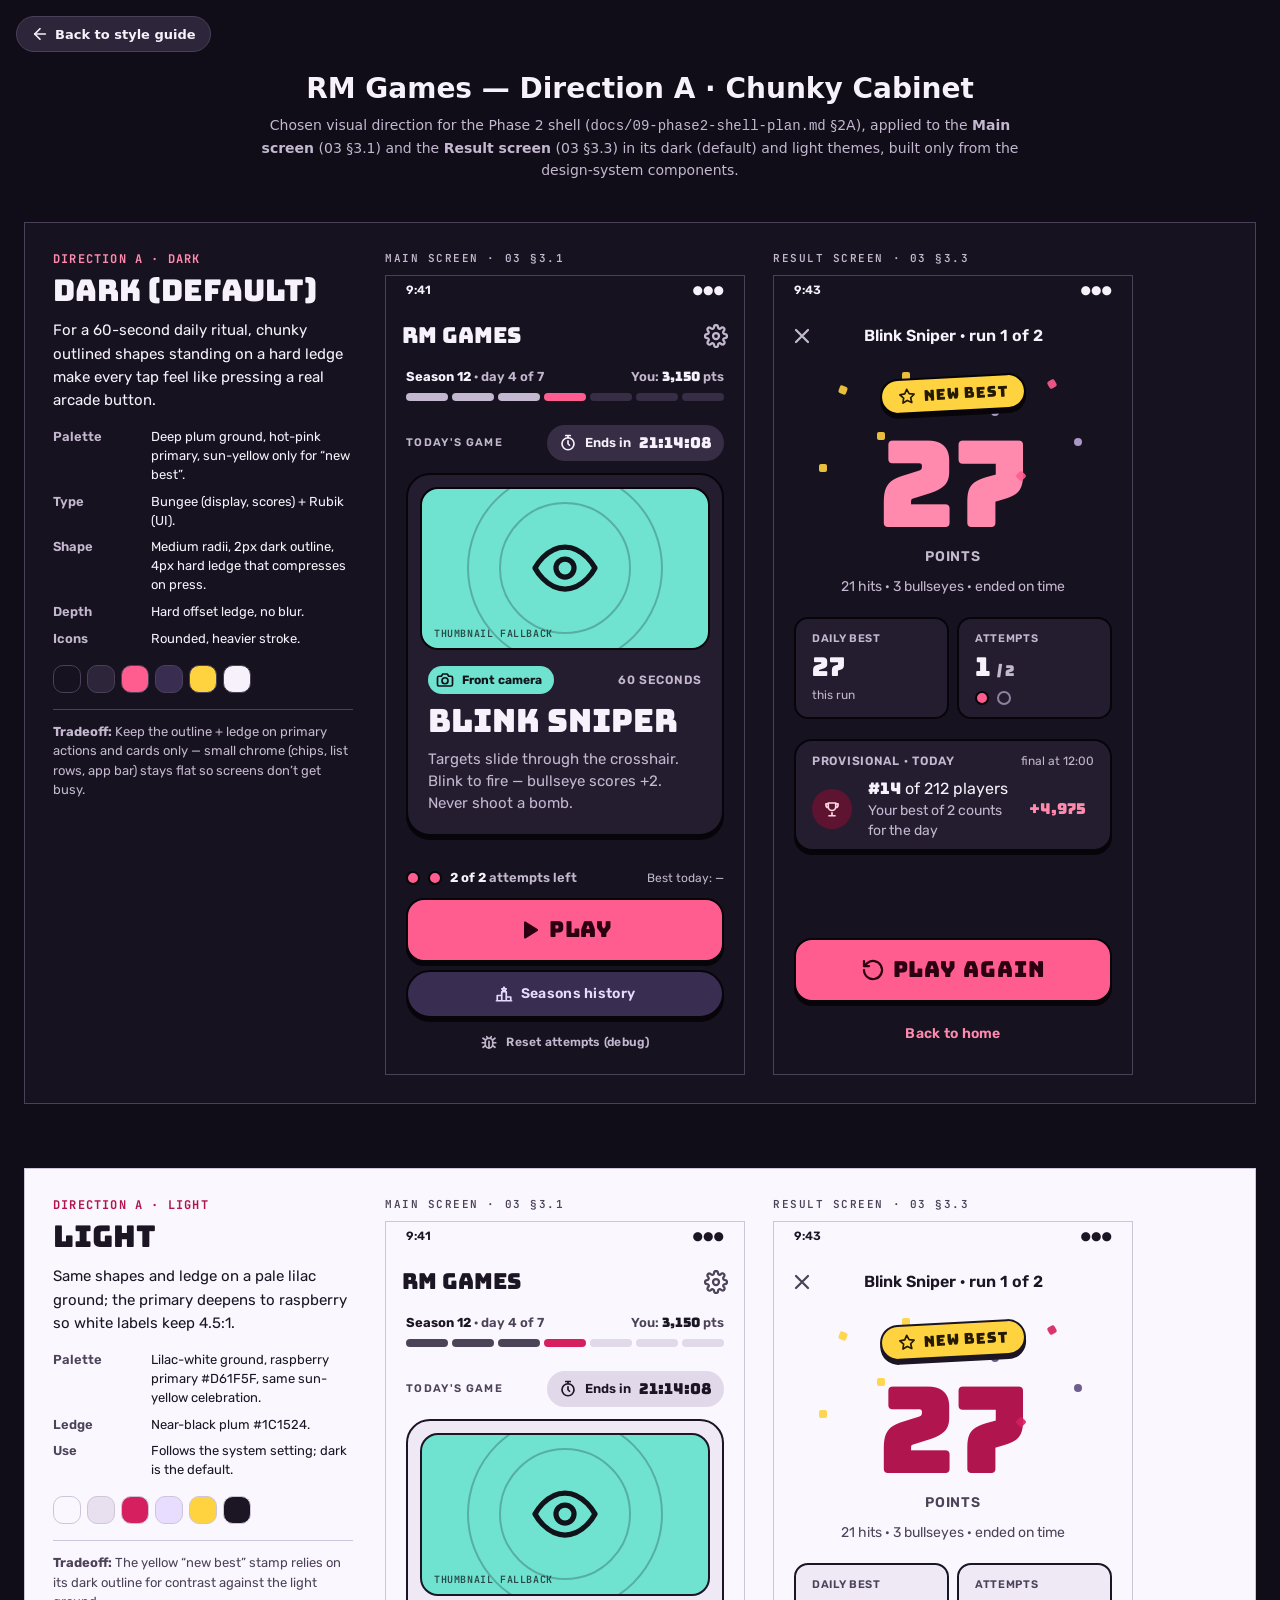
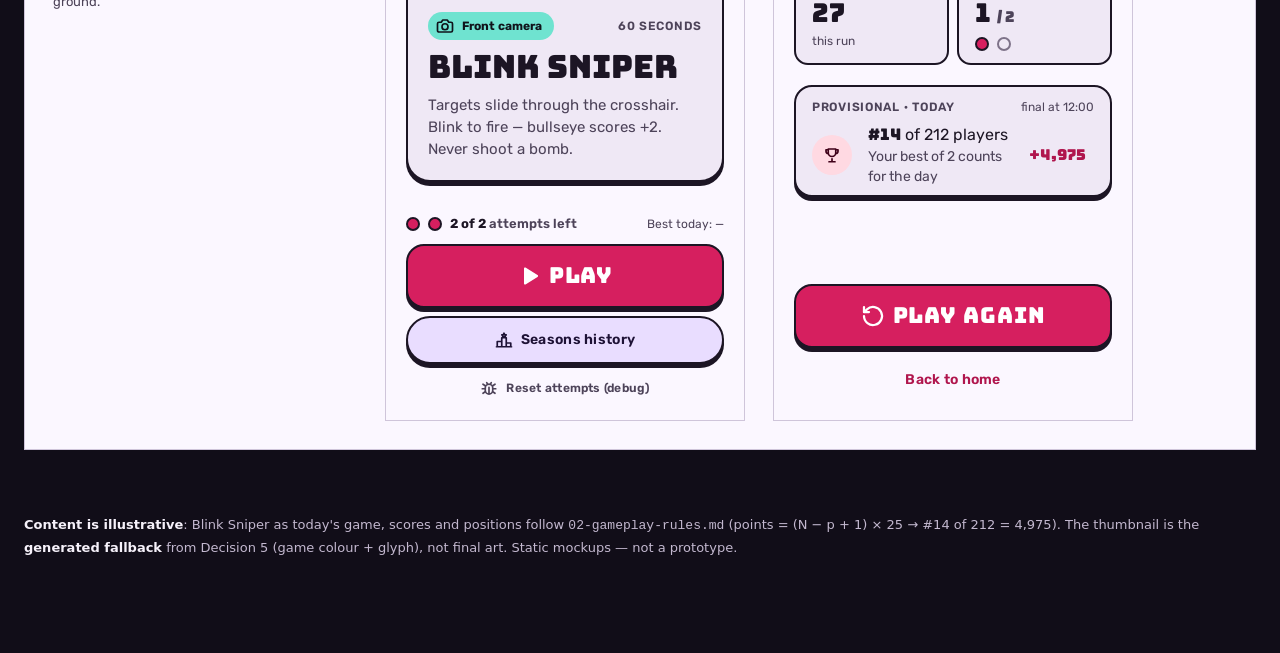
<file: design-system/concept.html>
<!doctype html>
<html lang="en">
<head>
<meta charset="utf-8">
<meta name="viewport" content="width=device-width, initial-scale=1">
<title>RM Games · Concept</title>
<link rel="preconnect" href="https://fonts.googleapis.com"><link rel="preconnect" href="https://fonts.gstatic.com" crossorigin>
<link href="https://fonts.googleapis.com/css2?family=Bungee&family=JetBrains+Mono:wght@500;700&family=Rubik:wght@400;500;600;700&display=swap" rel="stylesheet">
<link rel="stylesheet" href="styles.css">
<script src="theme.js"></script>
<style>
/* concept-page chrome + layout glue only — the SCREENS use styles.css component classes */
body{font-family:var(--font-body);color:var(--on-background);background:var(--surface-container-lowest);padding:72px 24px 96px}
.head{max-width:760px;margin:0 auto 40px;text-align:center}
.head h1{font:800 28px/1.2 system-ui,'Segoe UI',sans-serif;color:var(--on-background)}
.head p{color:var(--on-surface-variant);font:400 14px/1.6 system-ui,'Segoe UI',sans-serif;margin-top:8px}
.dirrow{max-width:1240px;margin:0 auto 64px;display:grid;grid-template-columns:300px 1fr;gap:32px;align-items:start;
  background:var(--background);color:var(--on-background);border:1px solid var(--outline-variant);padding:28px}
.dirinfo .code{font:700 12px var(--font-mono);color:var(--primary-ink);letter-spacing:.1em}
.dirinfo h2{font-family:var(--font-display);font-weight:var(--display-weight);letter-spacing:var(--display-tracking);font-size:30px;line-height:1.15;margin:6px 0 12px;color:var(--on-background)}
.dirinfo .prop{font:400 15px/1.55 var(--font-body);color:var(--on-surface);margin-bottom:16px}
.dirinfo dl{display:grid;grid-template-columns:86px 1fr;gap:8px 12px;font:400 13px/1.45 var(--font-body)}
.dirinfo dt{color:var(--on-surface-variant);font-weight:600}
.dirinfo dd{color:var(--on-surface)}
.dirinfo .sw{display:flex;gap:6px;margin:16px 0 4px}
.dirinfo .sw i{width:28px;height:28px;border-radius:var(--r-sm);border:1px solid var(--outline-variant)}
.dirinfo .trade{margin-top:16px;padding-top:12px;border-top:1px solid var(--outline-variant);font:400 13px/1.5 var(--font-body);color:var(--on-surface-variant)}
.screens{display:flex;gap:28px;flex-wrap:wrap}
.col{display:flex;flex-direction:column;gap:10px}
.col .lbl{font:600 11px var(--font-mono);letter-spacing:.14em;text-transform:uppercase;color:var(--on-surface-variant)}
/* presentation frame: no bezel, no device shadow */
.device{position:relative;width:360px;height:800px;background:var(--background);color:var(--on-surface);border:1px solid var(--outline-variant);overflow:hidden;display:flex;flex-direction:column;font-family:var(--font-body)}
.sb{height:28px;flex:0 0 28px;display:flex;align-items:center;justify-content:space-between;padding:0 20px;font:600 12px var(--font-body);color:var(--on-surface)}
.body{flex:1;display:flex;flex-direction:column;padding:0 var(--layout-gutter) var(--sp-16);gap:var(--gap-section)}
.main-hero{display:flex;flex-direction:column;gap:var(--sp-12)}
.cta{display:flex;flex-direction:column;gap:var(--sp-8);margin-top:auto}
.debug{align-self:center;min-height:32px;font-size:12px;color:var(--on-surface-variant)}
.res-top{display:flex;flex-direction:column;align-items:center;gap:var(--sp-12);padding-top:var(--sp-8);position:relative}
.res-break{font:400 14px/20px var(--font-body);color:var(--on-surface-variant);text-align:center}
.grid2{display:grid;grid-template-columns:1fr 1fr;gap:var(--sp-8)}
.prov{padding:0;overflow:hidden}
.prov .ph{display:flex;justify-content:space-between;align-items:center;padding:var(--sp-12) var(--sp-16) 0}
.prov .list-item{padding-left:var(--sp-16);background:transparent}
.thumb .ring.r1{width:132px;height:132px}.thumb .ring.r2{width:196px;height:196px}
.burst{position:absolute;top:0;left:0;right:0;height:120px;pointer-events:none}
.legend{max-width:1240px;margin:0 auto;font:13px/1.7 system-ui,'Segoe UI',sans-serif;color:var(--on-surface-variant)}
.legend b{color:var(--on-background)}
.backlink{position:fixed;top:16px;left:16px;z-index:50;display:inline-flex;align-items:center;gap:6px;font:600 13px system-ui,'Segoe UI',sans-serif;text-decoration:none;
  color:var(--on-surface);background:var(--surface-container-high);border:1px solid var(--outline-variant);border-radius:999px;padding:8px 14px}
#ctl{position:fixed;top:16px;right:16px;z-index:50;display:flex;gap:8px}
#ctl select{font:600 12px system-ui,'Segoe UI',sans-serif;border:1px solid var(--outline-variant);border-radius:8px;padding:8px 10px;background:var(--surface-container-high);color:var(--on-surface)}
@media (max-width:1000px){.dirrow{grid-template-columns:1fr}}
</style>
</head>
<body>
<!--SPRITE (generated from icons.html — keep in sync)-->
<svg width="0" height="0" style="position:absolute" aria-hidden="true">
  <symbol id="i-back" viewBox="0 0 24 24"><path d="M19 12H5"/><path d="M12 19l-7-7 7-7"/></symbol>
  <symbol id="i-close" viewBox="0 0 24 24"><path d="M18 6L6 18M6 6l12 12"/></symbol>
  <symbol id="i-check" viewBox="0 0 24 24"><path d="M20 6L9 17l-5-5"/></symbol>
  <symbol id="i-minus" viewBox="0 0 24 24"><path d="M5 12h14"/></symbol>
  <symbol id="i-plus" viewBox="0 0 24 24"><path d="M12 5v14M5 12h14"/></symbol>
  <symbol id="i-chevron-left" viewBox="0 0 24 24"><path d="M15 18l-6-6 6-6"/></symbol>
  <symbol id="i-chevron-right" viewBox="0 0 24 24"><path d="M9 18l6-6-6-6"/></symbol>
  <symbol id="i-chevron-down" viewBox="0 0 24 24"><path d="M6 9l6 6 6-6"/></symbol>
  <symbol id="i-menu" viewBox="0 0 24 24"><path d="M3 6h18M3 12h18M3 18h18"/></symbol>
  <symbol id="i-more-v" viewBox="0 0 24 24"><circle cx="12" cy="5" r="1.6" fill="currentColor" stroke="none"/><circle cx="12" cy="12" r="1.6" fill="currentColor" stroke="none"/><circle cx="12" cy="19" r="1.6" fill="currentColor" stroke="none"/></symbol>
  <symbol id="i-search" viewBox="0 0 24 24"><circle cx="11" cy="11" r="7"/><path d="M21 21l-4.3-4.3"/></symbol>
  <symbol id="i-home" viewBox="0 0 24 24"><path d="M3 10l9-7 9 7v10a1 1 0 0 1-1 1h-5v-6H9v6H4a1 1 0 0 1-1-1z"/></symbol>
  <symbol id="i-settings" viewBox="0 0 24 24"><circle cx="12" cy="12" r="3"/><path d="M19.4 15a1.7 1.7 0 0 0 .3 1.8l.1.1a2 2 0 1 1-2.8 2.8l-.1-.1a1.7 1.7 0 0 0-1.8-.3 1.7 1.7 0 0 0-1 1.5V21a2 2 0 1 1-4 0v-.1a1.7 1.7 0 0 0-1.1-1.5 1.7 1.7 0 0 0-1.8.3l-.1.1a2 2 0 1 1-2.8-2.8l.1-.1a1.7 1.7 0 0 0 .3-1.8 1.7 1.7 0 0 0-1.5-1H3a2 2 0 1 1 0-4h.1a1.7 1.7 0 0 0 1.5-1.1 1.7 1.7 0 0 0-.3-1.8l-.1-.1a2 2 0 1 1 2.8-2.8l.1.1a1.7 1.7 0 0 0 1.8.3H9a1.7 1.7 0 0 0 1-1.5V3a2 2 0 1 1 4 0v.1a1.7 1.7 0 0 0 1 1.5 1.7 1.7 0 0 0 1.8-.3l.1-.1a2 2 0 1 1 2.8 2.8l-.1.1a1.7 1.7 0 0 0-.3 1.8V9a1.7 1.7 0 0 0 1.5 1H21a2 2 0 1 1 0 4h-.1a1.7 1.7 0 0 0-1.5 1z"/></symbol>
  <symbol id="i-play" viewBox="0 0 24 24"><path d="M7 4.5v15a1 1 0 0 0 1.5.9l12-7.5a1 1 0 0 0 0-1.8l-12-7.5A1 1 0 0 0 7 4.5z"/></symbol>
  <symbol id="i-replay" viewBox="0 0 24 24"><path d="M3 12a9 9 0 1 0 3-6.7L3 8"/><path d="M3 3v5h5"/></symbol>
  <symbol id="i-trophy" viewBox="0 0 24 24"><path d="M8 21h8M12 17v4M7 4h10v5a5 5 0 0 1-10 0z"/><path d="M17 5h3v2a3 3 0 0 1-3 3M7 5H4v2a3 3 0 0 0 3 3"/></symbol>
  <symbol id="i-podium" viewBox="0 0 24 24"><path d="M9 21V9h6v12M3 21v-7h6M15 21v-5h6v5M2 21h20"/><path d="M12 3l.9 1.8 2 .3-1.4 1.4.3 2-1.8-1-1.8 1 .3-2-1.4-1.4 2-.3z"/></symbol>
  <symbol id="i-history" viewBox="0 0 24 24"><path d="M3 12a9 9 0 1 0 2.6-6.4L3 8"/><path d="M3 3v5h5M12 7v5l3 2"/></symbol>
  <symbol id="i-calendar" viewBox="0 0 24 24"><rect x="3" y="4" width="18" height="17" rx="2"/><path d="M16 2v4M8 2v4M3 10h18"/></symbol>
  <symbol id="i-timer" viewBox="0 0 24 24"><circle cx="12" cy="13" r="8"/><path d="M12 9v4l2 2M9 2h6M12 2v3"/></symbol>
  <symbol id="i-lock" viewBox="0 0 24 24"><rect x="4" y="11" width="16" height="10" rx="2"/><path d="M8 11V7a4 4 0 0 1 8 0v4"/></symbol>
  <symbol id="i-star" viewBox="0 0 24 24"><path d="M12 2.5l2.9 6 6.6.9-4.8 4.6 1.2 6.5L12 17.4l-5.9 3.1 1.2-6.5L2.5 9.4l6.6-.9z"/></symbol>
  <symbol id="i-bolt" viewBox="0 0 24 24"><path d="M13 2L4 14h7l-1 8 9-12h-7z"/></symbol>
  <symbol id="i-eye" viewBox="0 0 24 24"><path d="M2 12s3.6-7 10-7 10 7 10 7-3.6 7-10 7S2 12 2 12z"/><circle cx="12" cy="12" r="3"/></symbol>
  <symbol id="i-crosshair" viewBox="0 0 24 24"><circle cx="12" cy="12" r="9"/><path d="M12 3v4M12 17v4M3 12h4M17 12h4"/><circle cx="12" cy="12" r="1" fill="currentColor"/></symbol>
  <symbol id="i-camera" viewBox="0 0 24 24"><path d="M22 18a2 2 0 0 1-2 2H4a2 2 0 0 1-2-2V9a2 2 0 0 1 2-2h3l2-3h6l2 3h3a2 2 0 0 1 2 2z"/><circle cx="12" cy="13" r="4"/></symbol>
  <symbol id="i-tilt" viewBox="0 0 24 24"><rect x="7" y="3" width="10" height="18" rx="2" transform="rotate(-15 12 12)"/><path d="M3 8a10 10 0 0 0 0 8M21 8a10 10 0 0 1 0 8"/></symbol>
  <symbol id="i-shake" viewBox="0 0 24 24"><rect x="8" y="3" width="8" height="18" rx="2"/><path d="M4 8v8M20 8v8M2 10v4M22 10v4"/></symbol>
  <symbol id="i-compass" viewBox="0 0 24 24"><circle cx="12" cy="12" r="9"/><path d="M15.5 8.5l-2 5-5 2 2-5z"/></symbol>
  <symbol id="i-run" viewBox="0 0 24 24"><circle cx="14" cy="4" r="2"/><path d="M6 21l3-6 3 2v5M8 10l3-3 4 2 3 3M11 7l-1 6"/></symbol>
  <symbol id="i-onion" viewBox="0 0 24 24"><path d="M12 3c0 3-6 6-6 11a6 6 0 0 0 12 0c0-5-6-8-6-11z"/><path d="M12 3c-1 4-2 7-2 11s1 6 2 6M12 3c1 4 2 7 2 11s-1 6-2 6"/></symbol>
  <symbol id="i-can" viewBox="0 0 24 24"><path d="M7 5h10l1 3v11a2 2 0 0 1-2 2H8a2 2 0 0 1-2-2V8z"/><path d="M6 8h12M9 3h6"/></symbol>
  <symbol id="i-volume" viewBox="0 0 24 24"><path d="M11 5L6 9H2v6h4l5 4z"/><path d="M15.5 8.5a5 5 0 0 1 0 7M19 5a10 10 0 0 1 0 14"/></symbol>
  <symbol id="i-music" viewBox="0 0 24 24"><path d="M9 18V5l12-2v13"/><circle cx="6" cy="18" r="3"/><circle cx="18" cy="16" r="3"/></symbol>
  <symbol id="i-vibrate" viewBox="0 0 24 24"><rect x="8" y="4" width="8" height="16" rx="1.5"/><path d="M4 9l-2 3 2 3M20 9l2 3-2 3"/></symbol>
  <symbol id="i-user" viewBox="0 0 24 24"><circle cx="12" cy="8" r="4"/><path d="M4 21a8 8 0 0 1 16 0"/></symbol>
  <symbol id="i-bell" viewBox="0 0 24 24"><path d="M18 8a6 6 0 0 0-12 0c0 7-3 9-3 9h18s-3-2-3-9"/><path d="M13.7 21a2 2 0 0 1-3.4 0"/></symbol>
  <symbol id="i-info" viewBox="0 0 24 24"><circle cx="12" cy="12" r="9"/><path d="M12 11v6M12 7.5v.5"/></symbol>
  <symbol id="i-share" viewBox="0 0 24 24"><circle cx="18" cy="5" r="3"/><circle cx="6" cy="12" r="3"/><circle cx="18" cy="19" r="3"/><path d="M8.6 13.5l6.8 4M15.4 6.5l-6.8 4"/></symbol>
  <symbol id="i-bug" viewBox="0 0 24 24"><rect x="7" y="7" width="10" height="13" rx="5"/><path d="M12 11v9M7 13H3M21 13h-4M7 17l-3 2M17 17l3 2M7 9L4 7M17 9l3-2M9 5l1.5 2M15 5l-1.5 2"/></symbol>
  <symbol id="i-edit" viewBox="0 0 24 24"><path d="M4 20h4L19 9l-4-4L4 16z"/><path d="M13.5 6.5l4 4"/></symbol>
  <symbol id="i-trash" viewBox="0 0 24 24"><path d="M3 6h18M8 6V4h8v2M6 6l1 15h10l1-15M10 11v6M14 11v6"/></symbol>
  <symbol id="i-flame" viewBox="0 0 24 24"><path d="M12 22a7 7 0 0 0 7-7c0-4-3-6-4-10-2 2-3 4-3 6-1-1-2-2-2-4-2 2-5 5-5 8a7 7 0 0 0 7 7z"/></symbol>
</svg>
<!--/SPRITE-->
<a class="backlink" href="index.html"><svg class="ico ico--sm"><use href="#i-back"/></svg> Back to style guide</a>

<div class="head">
  <h1>RM Games — Direction A · Chunky Cabinet</h1>
  <p>Chosen visual direction for the Phase 2 shell (<code>docs/09-phase2-shell-plan.md</code> §2A), applied to the
     <b>Main screen</b> (03 §3.1) and the <b>Result screen</b> (03 §3.3) in its dark (default) and light themes,
     built only from the design-system components.</p>
</div>

<div id="rows"></div>

<p class="legend">
  <b>Content is illustrative</b>: Blink Sniper as today's game, scores and positions follow <code>02-gameplay-rules.md</code>
  (points = (N − p + 1) × 25 → #14 of 212 = 4,975). The thumbnail is the <b>generated fallback</b> from Decision 5
  (game colour + glyph), not final art. Static mockups — not a prototype.
</p>

<template id="screens">
  <div class="screens">
    <!-- ======================= MAIN SCREEN ======================= -->
    <div class="col"><div class="lbl">Main screen · 03 §3.1</div>
      <div class="device">
        <div class="sb"><span>9:41</span><span>●●●</span></div>
        <div class="appbar appbar-brand">
          <div class="ttl">RM GAMES</div>
          <button class="iconbtn iconbtn-standard" aria-label="Settings"><svg class="ico"><use href="#i-settings"/></svg></button>
        </div>
        <div class="body">
          <div class="seasonstrip">
            <div class="row"><span><b>Season 12</b> · day 4 of 7</span><span>You: <b class="t-num">3,150</b> pts</span></div>
            <div class="days"><i class="is-done"></i><i class="is-done"></i><i class="is-done"></i><i class="is-today"></i><i></i><i></i><i></i></div>
          </div>

          <div class="main-hero">
            <div class="sechead" style="min-height:auto"><span class="st">Today's game</span>
              <span class="countdown"><svg class="ico ico--sm"><use href="#i-timer"/></svg>Ends in <span class="t-num">21:14:08</span></span></div>
            <div class="gamecard g-blink">
              <div class="thumb"><span class="ring r1"></span><span class="ring r2"></span><svg class="ico glyph"><use href="#i-eye"/></svg><span class="ph">Thumbnail fallback</span></div>
              <div class="gc-body">
                <div class="gc-kicker"><span class="gamechip"><svg class="ico ico--sm"><use href="#i-camera"/></svg>Front camera</span><span class="t-label-m">60 seconds</span></div>
                <div class="gc-title">Blink Sniper</div>
                <div class="gc-how">Targets slide through the crosshair. Blink to fire — bullseye scores +2. Never shoot a bomb.</div>
              </div>
            </div>
          </div>

          <div class="cta">
            <div class="row" style="justify-content:space-between;margin-bottom:var(--sp-4)">
              <span class="pips"><i class="pip"></i><i class="pip"></i><span class="pl"><b>2 of 2</b> attempts left</span></span>
              <span class="t-body-s">Best today: —</span>
            </div>
            <button class="btn btn-filled btn-xl btn-block"><svg class="ico ico--filled"><use href="#i-play"/></svg>Play</button>
            <button class="btn btn-tonal btn-block" style="min-height:48px"><svg class="ico ico--sm"><use href="#i-podium"/></svg>Seasons history</button>
            <button class="btn btn-text debug"><svg class="ico ico--sm"><use href="#i-bug"/></svg>Reset attempts (debug)</button>
          </div>
        </div>
      </div>
    </div>

    <!-- ======================= RESULT SCREEN ======================= -->
    <div class="col"><div class="lbl">Result screen · 03 §3.3</div>
      <div class="device">
        <div class="sb"><span>9:43</span><span>●●●</span></div>
        <div class="appbar appbar-center">
          <button class="iconbtn iconbtn-standard" aria-label="Close"><svg class="ico"><use href="#i-close"/></svg></button>
          <div class="ttl" style="font-size:16px">Blink Sniper · run 1 of 2</div>
          <span style="width:48px"></span>
        </div>
        <div class="body" style="gap:var(--sp-20)">
          <div class="res-top">
            <div class="burst"><i style="left:14%;top:18px;transform:rotate(20deg)"></i><i style="left:26%;top:64px"></i><i style="left:80%;top:12px;transform:rotate(-30deg)"></i><i style="left:88%;top:70px"></i><i style="left:8%;top:96px"></i><i style="left:70%;top:104px;transform:rotate(45deg)"></i><i style="left:34%;top:4px"></i><i style="left:62%;top:40px"></i></div>
            <span class="newbest"><svg class="ico ico--sm"><use href="#i-star"/></svg>New best</span>
            <div class="score is-best"><div class="val">27</div><div class="unit">points</div></div>
            <div class="res-break">21 hits · 3 bullseyes · ended on time</div>
          </div>

          <div class="grid2">
            <div class="stat"><span class="k">Daily best</span><span class="v">27</span><span class="s">this run</span></div>
            <div class="stat"><span class="k">Attempts</span><span class="v">1 <span style="font-size:15px" class="muted">/ 2</span></span><span class="pips"><i class="pip"></i><i class="pip is-used"></i></span></div>
          </div>

          <div class="card prov">
            <div class="ph"><span class="t-label-m">Provisional · today</span><span class="t-body-s">final at 12:00</span></div>
            <div class="list-item two-line">
              <div class="lead"><svg class="ico ico--sm"><use href="#i-trophy"/></svg></div>
              <div class="txt"><div class="hl"><b class="t-num">#14</b> of 212 players</div><div class="sup">Your best of 2 counts for the day</div></div>
              <div class="trail"><span class="t-num" style="font-size:15px;color:var(--primary-ink)">+4,975</span></div>
            </div>
          </div>

          <div class="cta">
            <button class="btn btn-filled btn-xl btn-block"><svg class="ico"><use href="#i-replay"/></svg>Play again</button>
            <button class="btn btn-text btn-block" style="min-height:48px">Back to home</button>
          </div>
        </div>
      </div>
    </div>
  </div>
</template>

<script>
const DIRS = [
  { k:'dark', name:'Dark (default)', prop:'For a 60-second daily ritual, chunky outlined shapes standing on a hard ledge make every tap feel like pressing a real arcade button.',
    dl:[['Palette','Deep plum ground, hot-pink primary, sun-yellow only for “new best”.'],['Type','Bungee (display, scores) + Rubik (UI).'],['Shape','Medium radii, 2px dark outline, 4px hard ledge that compresses on press.'],['Depth','Hard offset ledge, no blur.'],['Icons','Rounded, heavier stroke.']],
    trade:'Keep the outline + ledge on primary actions and cards only — small chrome (chips, list rows, app bar) stays flat so screens don’t get busy.' },
  { k:'light', name:'Light', prop:'Same shapes and ledge on a pale lilac ground; the primary deepens to raspberry so white labels keep 4.5:1.',
    dl:[['Palette','Lilac-white ground, raspberry primary #D61F5F, same sun-yellow celebration.'],['Ledge','Near-black plum #1C1524.'],['Use','Follows the system setting; dark is the default.']],
    trade:'The yellow “new best” stamp relies on its dark outline for contrast against the light ground.' },
];
const tpl = document.getElementById('screens');
const rows = document.getElementById('rows');
for (const d of DIRS) {
  const row = document.createElement('section'); row.className='dirrow'; row.dataset.theme=d.k;
  row.innerHTML = `<div class="dirinfo"><div class="code">DIRECTION A · ${d.k.toUpperCase()}</div><h2>${d.name}</h2><p class="prop">${d.prop}</p>
    <dl>${d.dl.map(([a,b])=>`<dt>${a}</dt><dd>${b}</dd>`).join('')}</dl>
    <div class="sw"><i style="background:var(--background)"></i><i style="background:var(--surface-container-high)"></i><i style="background:var(--primary)"></i><i style="background:var(--secondary-container)"></i><i style="background:var(--tertiary)"></i><i style="background:var(--on-surface)"></i></div>
    <p class="trade"><b>Tradeoff:</b> ${d.trade}</p></div>`;
  row.appendChild(tpl.content.cloneNode(true));
  rows.appendChild(row);
}
</script>
</body>
</html>
</file>
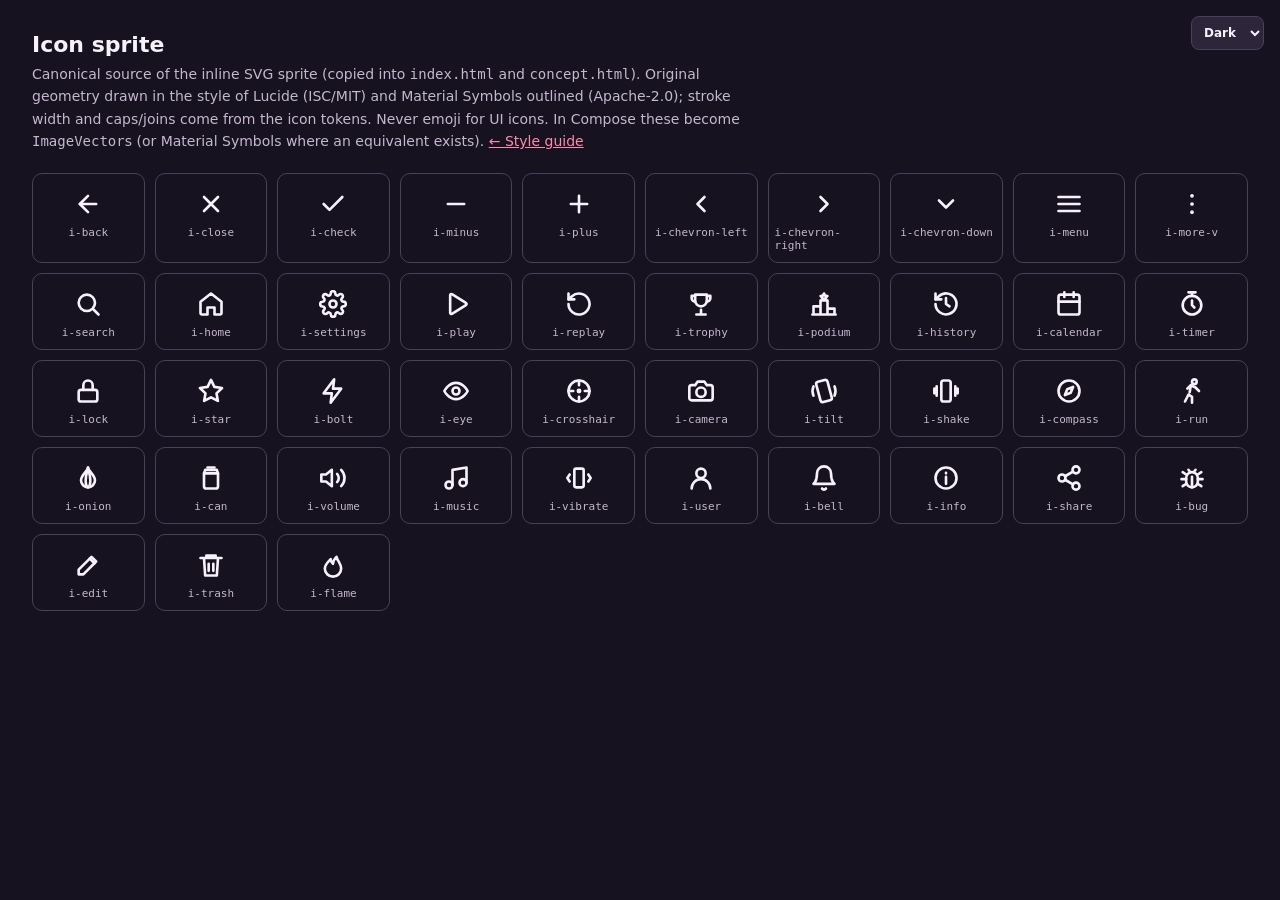
<file: design-system/icons.html>
<!doctype html>
<html lang="en">
<head>
<meta charset="utf-8">
<meta name="viewport" content="width=device-width, initial-scale=1">
<title>RM Games · Icons</title>
<link rel="stylesheet" href="styles.css">
<script src="theme.js"></script>
<style>
body{font-family:system-ui,'Segoe UI',sans-serif;background:var(--background);color:var(--on-background);padding:32px}
h1{font-size:22px;margin-bottom:6px} p{color:var(--on-surface-variant);font-size:14px;margin-bottom:20px;max-width:720px;line-height:1.6}
a{color:var(--link)}
.grid{display:grid;grid-template-columns:repeat(auto-fill,minmax(110px,1fr));gap:10px}
.it{border:1px solid var(--outline-variant);border-radius:10px;padding:16px 6px 10px;display:flex;flex-direction:column;align-items:center;gap:8px;background:var(--surface)}
.nm{font:11px var(--font-mono);color:var(--on-surface-variant)}
#ctl{position:fixed;top:16px;right:16px;display:flex;gap:8px}
#ctl select{font:600 12px system-ui;border:1px solid var(--outline-variant);border-radius:8px;padding:8px;background:var(--surface-container-high);color:var(--on-surface)}
</style>
</head>
<body>
<!--SPRITE (generated from icons.html — keep in sync)-->
<svg width="0" height="0" style="position:absolute" aria-hidden="true">
  <symbol id="i-back" viewBox="0 0 24 24"><path d="M19 12H5"/><path d="M12 19l-7-7 7-7"/></symbol>
  <symbol id="i-close" viewBox="0 0 24 24"><path d="M18 6L6 18M6 6l12 12"/></symbol>
  <symbol id="i-check" viewBox="0 0 24 24"><path d="M20 6L9 17l-5-5"/></symbol>
  <symbol id="i-minus" viewBox="0 0 24 24"><path d="M5 12h14"/></symbol>
  <symbol id="i-plus" viewBox="0 0 24 24"><path d="M12 5v14M5 12h14"/></symbol>
  <symbol id="i-chevron-left" viewBox="0 0 24 24"><path d="M15 18l-6-6 6-6"/></symbol>
  <symbol id="i-chevron-right" viewBox="0 0 24 24"><path d="M9 18l6-6-6-6"/></symbol>
  <symbol id="i-chevron-down" viewBox="0 0 24 24"><path d="M6 9l6 6 6-6"/></symbol>
  <symbol id="i-menu" viewBox="0 0 24 24"><path d="M3 6h18M3 12h18M3 18h18"/></symbol>
  <symbol id="i-more-v" viewBox="0 0 24 24"><circle cx="12" cy="5" r="1.6" fill="currentColor" stroke="none"/><circle cx="12" cy="12" r="1.6" fill="currentColor" stroke="none"/><circle cx="12" cy="19" r="1.6" fill="currentColor" stroke="none"/></symbol>
  <symbol id="i-search" viewBox="0 0 24 24"><circle cx="11" cy="11" r="7"/><path d="M21 21l-4.3-4.3"/></symbol>
  <symbol id="i-home" viewBox="0 0 24 24"><path d="M3 10l9-7 9 7v10a1 1 0 0 1-1 1h-5v-6H9v6H4a1 1 0 0 1-1-1z"/></symbol>
  <symbol id="i-settings" viewBox="0 0 24 24"><circle cx="12" cy="12" r="3"/><path d="M19.4 15a1.7 1.7 0 0 0 .3 1.8l.1.1a2 2 0 1 1-2.8 2.8l-.1-.1a1.7 1.7 0 0 0-1.8-.3 1.7 1.7 0 0 0-1 1.5V21a2 2 0 1 1-4 0v-.1a1.7 1.7 0 0 0-1.1-1.5 1.7 1.7 0 0 0-1.8.3l-.1.1a2 2 0 1 1-2.8-2.8l.1-.1a1.7 1.7 0 0 0 .3-1.8 1.7 1.7 0 0 0-1.5-1H3a2 2 0 1 1 0-4h.1a1.7 1.7 0 0 0 1.5-1.1 1.7 1.7 0 0 0-.3-1.8l-.1-.1a2 2 0 1 1 2.8-2.8l.1.1a1.7 1.7 0 0 0 1.8.3H9a1.7 1.7 0 0 0 1-1.5V3a2 2 0 1 1 4 0v.1a1.7 1.7 0 0 0 1 1.5 1.7 1.7 0 0 0 1.8-.3l.1-.1a2 2 0 1 1 2.8 2.8l-.1.1a1.7 1.7 0 0 0-.3 1.8V9a1.7 1.7 0 0 0 1.5 1H21a2 2 0 1 1 0 4h-.1a1.7 1.7 0 0 0-1.5 1z"/></symbol>
  <symbol id="i-play" viewBox="0 0 24 24"><path d="M7 4.5v15a1 1 0 0 0 1.5.9l12-7.5a1 1 0 0 0 0-1.8l-12-7.5A1 1 0 0 0 7 4.5z"/></symbol>
  <symbol id="i-replay" viewBox="0 0 24 24"><path d="M3 12a9 9 0 1 0 3-6.7L3 8"/><path d="M3 3v5h5"/></symbol>
  <symbol id="i-trophy" viewBox="0 0 24 24"><path d="M8 21h8M12 17v4M7 4h10v5a5 5 0 0 1-10 0z"/><path d="M17 5h3v2a3 3 0 0 1-3 3M7 5H4v2a3 3 0 0 0 3 3"/></symbol>
  <symbol id="i-podium" viewBox="0 0 24 24"><path d="M9 21V9h6v12M3 21v-7h6M15 21v-5h6v5M2 21h20"/><path d="M12 3l.9 1.8 2 .3-1.4 1.4.3 2-1.8-1-1.8 1 .3-2-1.4-1.4 2-.3z"/></symbol>
  <symbol id="i-history" viewBox="0 0 24 24"><path d="M3 12a9 9 0 1 0 2.6-6.4L3 8"/><path d="M3 3v5h5M12 7v5l3 2"/></symbol>
  <symbol id="i-calendar" viewBox="0 0 24 24"><rect x="3" y="4" width="18" height="17" rx="2"/><path d="M16 2v4M8 2v4M3 10h18"/></symbol>
  <symbol id="i-timer" viewBox="0 0 24 24"><circle cx="12" cy="13" r="8"/><path d="M12 9v4l2 2M9 2h6M12 2v3"/></symbol>
  <symbol id="i-lock" viewBox="0 0 24 24"><rect x="4" y="11" width="16" height="10" rx="2"/><path d="M8 11V7a4 4 0 0 1 8 0v4"/></symbol>
  <symbol id="i-star" viewBox="0 0 24 24"><path d="M12 2.5l2.9 6 6.6.9-4.8 4.6 1.2 6.5L12 17.4l-5.9 3.1 1.2-6.5L2.5 9.4l6.6-.9z"/></symbol>
  <symbol id="i-bolt" viewBox="0 0 24 24"><path d="M13 2L4 14h7l-1 8 9-12h-7z"/></symbol>
  <symbol id="i-eye" viewBox="0 0 24 24"><path d="M2 12s3.6-7 10-7 10 7 10 7-3.6 7-10 7S2 12 2 12z"/><circle cx="12" cy="12" r="3"/></symbol>
  <symbol id="i-crosshair" viewBox="0 0 24 24"><circle cx="12" cy="12" r="9"/><path d="M12 3v4M12 17v4M3 12h4M17 12h4"/><circle cx="12" cy="12" r="1" fill="currentColor"/></symbol>
  <symbol id="i-camera" viewBox="0 0 24 24"><path d="M22 18a2 2 0 0 1-2 2H4a2 2 0 0 1-2-2V9a2 2 0 0 1 2-2h3l2-3h6l2 3h3a2 2 0 0 1 2 2z"/><circle cx="12" cy="13" r="4"/></symbol>
  <symbol id="i-tilt" viewBox="0 0 24 24"><rect x="7" y="3" width="10" height="18" rx="2" transform="rotate(-15 12 12)"/><path d="M3 8a10 10 0 0 0 0 8M21 8a10 10 0 0 1 0 8"/></symbol>
  <symbol id="i-shake" viewBox="0 0 24 24"><rect x="8" y="3" width="8" height="18" rx="2"/><path d="M4 8v8M20 8v8M2 10v4M22 10v4"/></symbol>
  <symbol id="i-compass" viewBox="0 0 24 24"><circle cx="12" cy="12" r="9"/><path d="M15.5 8.5l-2 5-5 2 2-5z"/></symbol>
  <symbol id="i-run" viewBox="0 0 24 24"><circle cx="14" cy="4" r="2"/><path d="M6 21l3-6 3 2v5M8 10l3-3 4 2 3 3M11 7l-1 6"/></symbol>
  <symbol id="i-onion" viewBox="0 0 24 24"><path d="M12 3c0 3-6 6-6 11a6 6 0 0 0 12 0c0-5-6-8-6-11z"/><path d="M12 3c-1 4-2 7-2 11s1 6 2 6M12 3c1 4 2 7 2 11s-1 6-2 6"/></symbol>
  <symbol id="i-can" viewBox="0 0 24 24"><path d="M7 5h10l1 3v11a2 2 0 0 1-2 2H8a2 2 0 0 1-2-2V8z"/><path d="M6 8h12M9 3h6"/></symbol>
  <symbol id="i-volume" viewBox="0 0 24 24"><path d="M11 5L6 9H2v6h4l5 4z"/><path d="M15.5 8.5a5 5 0 0 1 0 7M19 5a10 10 0 0 1 0 14"/></symbol>
  <symbol id="i-music" viewBox="0 0 24 24"><path d="M9 18V5l12-2v13"/><circle cx="6" cy="18" r="3"/><circle cx="18" cy="16" r="3"/></symbol>
  <symbol id="i-vibrate" viewBox="0 0 24 24"><rect x="8" y="4" width="8" height="16" rx="1.5"/><path d="M4 9l-2 3 2 3M20 9l2 3-2 3"/></symbol>
  <symbol id="i-user" viewBox="0 0 24 24"><circle cx="12" cy="8" r="4"/><path d="M4 21a8 8 0 0 1 16 0"/></symbol>
  <symbol id="i-bell" viewBox="0 0 24 24"><path d="M18 8a6 6 0 0 0-12 0c0 7-3 9-3 9h18s-3-2-3-9"/><path d="M13.7 21a2 2 0 0 1-3.4 0"/></symbol>
  <symbol id="i-info" viewBox="0 0 24 24"><circle cx="12" cy="12" r="9"/><path d="M12 11v6M12 7.5v.5"/></symbol>
  <symbol id="i-share" viewBox="0 0 24 24"><circle cx="18" cy="5" r="3"/><circle cx="6" cy="12" r="3"/><circle cx="18" cy="19" r="3"/><path d="M8.6 13.5l6.8 4M15.4 6.5l-6.8 4"/></symbol>
  <symbol id="i-bug" viewBox="0 0 24 24"><rect x="7" y="7" width="10" height="13" rx="5"/><path d="M12 11v9M7 13H3M21 13h-4M7 17l-3 2M17 17l3 2M7 9L4 7M17 9l3-2M9 5l1.5 2M15 5l-1.5 2"/></symbol>
  <symbol id="i-edit" viewBox="0 0 24 24"><path d="M4 20h4L19 9l-4-4L4 16z"/><path d="M13.5 6.5l4 4"/></symbol>
  <symbol id="i-trash" viewBox="0 0 24 24"><path d="M3 6h18M8 6V4h8v2M6 6l1 15h10l1-15M10 11v6M14 11v6"/></symbol>
  <symbol id="i-flame" viewBox="0 0 24 24"><path d="M12 22a7 7 0 0 0 7-7c0-4-3-6-4-10-2 2-3 4-3 6-1-1-2-2-2-4-2 2-5 5-5 8a7 7 0 0 0 7 7z"/></symbol>
</svg>
<!--/SPRITE-->
<div id="ctl"><select id="themeSel" aria-label="Theme"><option value="">Dark</option><option value="light">Light</option></select></div>
<h1>Icon sprite</h1>
<p>Canonical source of the inline SVG sprite (copied into <code>index.html</code> and <code>concept.html</code>). Original geometry drawn in the style of Lucide (ISC/MIT) and Material Symbols outlined (Apache-2.0); stroke width and caps/joins come from the icon tokens. Never emoji for UI icons. In Compose these become <code>ImageVector</code>s (or Material Symbols where an equivalent exists). <a href="index.html">← Style guide</a></p>
<div class="grid" id="grid"></div>
<script>
grid.innerHTML=[...document.querySelectorAll('svg symbol')].map(s=>`<div class="it"><svg class="ico ico--lg"><use href="#${s.id}"/></svg><div class="nm">${s.id}</div></div>`).join('');
</script>
</body>
</html>
</file>
<file: design-system/styles.css>
/* =========================================================================
   RM Games — Design System · Direction A "Chunky Cabinet" (chosen 2026-11-18)
   Reference guideline: Material 3 (Android). Dark-first ( :root ), light variant
   via [data-theme="light"] on any element (so one page can show both).
   Components below reference tokens only. Every --x / --on-x pair is
   WCAG-checked (body >= 4.5:1, UI/large >= 3:1).
   ========================================================================= */

/* ---------- COLOUR LAYER (M3 roles) ---------- */
/* dark */
:root, [data-theme="dark"]{
  color-scheme:dark;
  --primary:#FF5D8F;
  --on-primary:#2B0011;
  --primary-container:#5E1430;
  --on-primary-container:#FFD9E2;
  --primary-ink:#FF8AAE;
  --secondary:#B8A6D9;
  --on-secondary:#22163A;
  --secondary-container:#3A2D52;
  --on-secondary-container:#E6DBFA;
  --tertiary:#FFD23F;
  --on-tertiary:#241A00;
  --tertiary-container:#4A3A00;
  --on-tertiary-container:#FFE68F;
  --error:#FF6B5E;
  --on-error:#3A0500;
  --error-container:#6B1A12;
  --on-error-container:#FFDAD4;
  --success:#7BE38A;
  --on-success:#04310B;
  --background:#17121F;
  --on-background:#F6F1FA;
  --surface:#17121F;
  --on-surface:#F6F1FA;
  --on-surface-variant:#C3B8CF;
  --surface-container-lowest:#110D18;
  --surface-container-low:#1E1828;
  --surface-container:#241D30;
  --surface-container-high:#2D2539;
  --surface-container-highest:#372E45;
  --outline:#8E829C;
  --outline-variant:#4A4058;
  --inverse-surface:#F6F1FA;
  --inverse-on-surface:#2D2539;
  --inverse-primary:#B0245A;
  --ledge:#07050A;
}

/* light */
[data-theme="light"]{
  color-scheme:light;
  --primary:#D61F5F;
  --on-primary:#FFFFFF;
  --primary-container:#FFD9E2;
  --on-primary-container:#3F0019;
  --primary-ink:#B0154D;
  --secondary:#5E4C80;
  --on-secondary:#FFFFFF;
  --secondary-container:#E9DDFF;
  --on-secondary-container:#1E1236;
  --tertiary:#FFD23F;
  --on-tertiary:#241A00;
  --tertiary-container:#FFE68F;
  --on-tertiary-container:#241A00;
  --error:#BA1A1A;
  --on-error:#FFFFFF;
  --error-container:#FFDAD6;
  --on-error-container:#410002;
  --success:#1C7A35;
  --on-success:#FFFFFF;
  --background:#FBF7FF;
  --on-background:#1C1524;
  --surface:#FBF7FF;
  --on-surface:#1C1524;
  --on-surface-variant:#4D4359;
  --surface-container-lowest:#FFFFFF;
  --surface-container-low:#F5EFFA;
  --surface-container:#EFE8F5;
  --surface-container-high:#E8E0EF;
  --surface-container-highest:#E1D8EA;
  --outline:#7E7389;
  --outline-variant:#CFC5DA;
  --inverse-surface:#322A3A;
  --inverse-on-surface:#F6F1FA;
  --inverse-primary:#FF8AAE;
  --ledge:#1C1524;
}

/* per-game accents — thumbnail fallback fill + game chip (content colour, never interaction) */
:root, [data-theme]{
  --game-escape:#8FB8FF;
  --game-onion:#C9A7FF;
  --game-blink:#6FE3D0;
  --game-compass:#B5E36F;
  --game-soda:#FFA06B;
  --on-game:#10131A;
}
.g-escape{--game:var(--game-escape)} .g-onion{--game:var(--game-onion)} .g-blink{--game:var(--game-blink)} .g-compass{--game:var(--game-compass)} .g-soda{--game:var(--game-soda)}

/* =========================================================================
   DIRECTION A — CHUNKY CABINET: shape, type, elevation, outline.
   Outlined shapes sitting on a hard "ledge", like arcade buttons.
   Re-declared per [data-theme] scope because --ledge differs by theme.
   ========================================================================= */
:root, [data-theme]{
  --font-display:'Bungee','Rubik',sans-serif; --display-weight:400; --display-tracking:0;
  --font-body:'Rubik',system-ui,'Segoe UI',Roboto,sans-serif;
  --font-num:'Bungee','Rubik',sans-serif;    --num-weight:400;
  --r-none:0; --r-xs:6px; --r-sm:10px; --r-md:14px; --r-lg:18px; --r-xl:24px; --r-full:999px;
  --stroke-w:2px;                            /* component outline width */
  --btn-border:var(--stroke-w) solid var(--ledge);
  --card-border:var(--stroke-w) solid var(--ledge);
  --field-border-w:2px;
  --ledge-h:4px;
  --elev-0:none;
  --elev-1:0 var(--ledge-h) 0 var(--ledge);                 /* the signature hard ledge */
  --elev-2:0 6px 0 var(--ledge);
  --elev-3:0 8px 0 var(--ledge);
  --elev-pressed:0 1px 0 var(--ledge);
  --press-shift:3px; --press-scale:1;
  --card-bg:var(--surface-container);
  --icon-stroke:2.25; --icon-cap:round; --icon-join:round;
  --label-transform:uppercase; --label-tracking:.06em;
}

/* =========================================================================
   SHARED TOKENS + ALIASES. Declared on every theme scope ([data-theme]) so
   var() references resolve against that scope's palette, not the root's.
   ========================================================================= */
:root, [data-theme]{
  /* aliases used by page chrome + templates */
  --bg:var(--background); --on-bg:var(--on-background);
  --muted:var(--on-surface-variant); --subtle:var(--outline);
  --border:var(--outline-variant); --border-faint:var(--surface-container-high);
  --muted-surface:var(--surface-container-highest); --on-muted-surface:var(--on-surface-variant);
  --surface-sunken:var(--surface-container-lowest);
  --hairline:var(--outline-variant);
  --primary-strong:var(--primary-container);
  --accent:var(--tertiary); --on-accent:var(--on-tertiary);
  --warning:var(--tertiary); --on-warning:var(--on-tertiary);
  --info:var(--primary); --on-info:var(--on-primary);
  --link:var(--primary-ink);
  --scrim:rgb(0 0 0 / .56); --shadow:#000;
  --ring:var(--primary-ink);
  --focus-ring:0 0 0 2px var(--background), 0 0 0 4px var(--ring);
  --signature:var(--tertiary);                 /* celebration only: new best, confetti */

  /* M3 state-layer opacities */
  --state-hover:.08; --state-focus:.10; --state-pressed:.10; --state-dragged:.16; --state-disabled:.38;

  /* spacing — 4dp grid + semantic roles */
  --sp-2:2px; --sp-4:4px; --sp-8:8px; --sp-12:12px; --sp-16:16px; --sp-20:20px; --sp-24:24px; --sp-32:32px; --sp-48:48px; --sp-64:64px;
  --opt-1:1px; --opt-3:3px;
  --gap-related:var(--sp-8); --gap-section:var(--sp-24); --gap-major:var(--sp-32);
  --layout-gutter:var(--sp-20);
  --target-min:48px;

  /* motion (M3 easing names) */
  --dur-fast:100ms; --dur-base:250ms; --dur-slow:450ms; --dur-countup:900ms;
  --ease:cubic-bezier(.2,0,0,1);               /* standard */
  --ease-emphasized:cubic-bezier(.05,.7,.1,1); /* emphasized decelerate */
  --ease-spring:cubic-bezier(.34,1.5,.5,1);    /* score pop / press release */

  /* icons */
  --icon-size:24px; --icon-inline:18px; --icon-large:28px; --icon-fill:none;

  /* per-game accent (thumbnail fallback fill + game chip). Content colour, not interaction. */
  --font-mono:'JetBrains Mono',ui-monospace,monospace;
}

*{box-sizing:border-box;margin:0;padding:0}

/* =========================================================================
   TYPOGRAPHY — Material 3 type scale (15 styles). Display/headline use the
   direction's display face; everything functional uses the reading face.
   ========================================================================= */
.t-display-l,.t-display-m,.t-display-s,.t-headline-l,.t-headline-m,.t-headline-s{font-family:var(--font-display);font-weight:var(--display-weight);letter-spacing:var(--display-tracking);color:var(--on-surface)}
.t-display-l{font-size:57px;line-height:64px}
.t-display-m{font-size:45px;line-height:52px}
.t-display-s{font-size:36px;line-height:44px}
.t-headline-l{font-size:32px;line-height:40px}
.t-headline-m{font-size:28px;line-height:36px}
.t-headline-s{font-size:24px;line-height:32px}
.t-title-l{font:600 22px/28px var(--font-body);color:var(--on-surface)}
.t-title-m{font:600 16px/24px var(--font-body);letter-spacing:.01em;color:var(--on-surface)}
.t-title-s{font:600 14px/20px var(--font-body);letter-spacing:.01em;color:var(--on-surface)}
.t-body-l{font:400 16px/24px var(--font-body);color:var(--on-surface)}
.t-body-m{font:400 14px/20px var(--font-body);color:var(--on-surface)}
.t-body-s{font:400 12px/16px var(--font-body);color:var(--on-surface-variant)}
.t-label-l{font:600 14px/20px var(--font-body);letter-spacing:.01em;color:var(--on-surface)}
.t-label-m{font:600 12px/16px var(--font-body);letter-spacing:var(--label-tracking);text-transform:var(--label-transform);color:var(--on-surface-variant)}
.t-label-s{font:600 11px/16px var(--font-body);letter-spacing:var(--label-tracking);text-transform:var(--label-transform);color:var(--on-surface-variant)}
.t-num{font-family:var(--font-num);font-weight:var(--num-weight);font-variant-numeric:tabular-nums;letter-spacing:0}
.muted{color:var(--on-surface-variant)}

/* =========================================================================
   ICONS
   ========================================================================= */
.ico{width:var(--icon-size);height:var(--icon-size);display:inline-block;vertical-align:middle;flex:0 0 auto;
  fill:var(--icon-fill);stroke:currentColor;stroke-width:var(--icon-stroke);stroke-linecap:var(--icon-cap);stroke-linejoin:var(--icon-join)}
.ico--sm{--icon-size:var(--icon-inline)} .ico--lg{--icon-size:var(--icon-large)} .ico--filled{fill:currentColor;stroke:none}

/* =========================================================================
   ACTIONS
   ========================================================================= */
/* Common buttons: filled / tonal / elevated / outlined / text */
.btn{position:relative;display:inline-flex;align-items:center;justify-content:center;gap:var(--sp-8);
  min-height:40px;padding:0 var(--sp-24);border-radius:var(--r-full);border:var(--btn-border);
  font:600 14px/20px var(--font-body);letter-spacing:.02em;cursor:pointer;user-select:none;white-space:nowrap;
  transition:transform var(--dur-fast) var(--ease),box-shadow var(--dur-fast) var(--ease),background var(--dur-fast) var(--ease)}
.btn::after{content:"";position:absolute;inset:0;border-radius:inherit;background:currentColor;opacity:0;transition:opacity var(--dur-fast) var(--ease);pointer-events:none}
.btn:hover::after,.btn.is-hover::after{opacity:var(--state-hover)}
.btn:active::after,.btn.is-pressed::after{opacity:var(--state-pressed)}
.btn:focus-visible,.btn.is-focus{outline:none;box-shadow:var(--focus-ring)}
.btn-filled{background:var(--primary);color:var(--on-primary);box-shadow:var(--elev-1)}
.btn-tonal{background:var(--secondary-container);color:var(--on-secondary-container);box-shadow:var(--elev-1)}
.btn-elevated{background:var(--surface-container-low);color:var(--primary-ink);box-shadow:var(--elev-2)}
.btn-outlined{background:transparent;color:var(--primary-ink);border:max(1px,var(--stroke-w)) solid var(--outline)}
.btn-text{background:transparent;color:var(--primary-ink);border-color:transparent;padding:0 var(--sp-12);box-shadow:none}
.btn-filled:active,.btn-filled.is-pressed,.btn-tonal:active,.btn-tonal.is-pressed{transform:translateY(var(--press-shift)) scale(var(--press-scale));box-shadow:var(--elev-pressed)}
.btn.is-disabled,.btn:disabled{background:color-mix(in srgb,var(--on-surface) 12%,transparent);color:color-mix(in srgb,var(--on-surface) 38%,transparent);
  border-color:transparent;box-shadow:none;cursor:not-allowed;transform:none}
.btn.is-disabled::after{display:none}
/* hero size — the one big Play per screen */
.btn-xl{min-height:64px;padding:0 var(--sp-32);border-radius:var(--r-lg);font:var(--display-weight) 22px/28px var(--font-display);letter-spacing:.04em}
.btn-block{display:flex;width:100%}

/* Icon buttons: standard / filled / tonal / outlined (+ toggle) */
.iconbtn{position:relative;display:inline-flex;align-items:center;justify-content:center;width:var(--target-min);height:var(--target-min);
  border-radius:var(--r-full);background:transparent;color:var(--on-surface-variant);border:0;cursor:pointer}
.iconbtn::before{content:"";position:absolute;inset:4px;border-radius:inherit;background:var(--ib-bg,transparent);border:var(--ib-border,0 solid transparent);box-shadow:var(--ib-shadow,none)}
.iconbtn .ico{position:relative}
.iconbtn:hover::before{background:color-mix(in srgb,var(--ib-bg-solid,currentColor) 100%,transparent);opacity:1}
.iconbtn-standard:hover::before{background:color-mix(in srgb,currentColor 8%,transparent)}
.iconbtn-filled{color:var(--on-primary);--ib-bg:var(--primary);--ib-border:var(--btn-border);--ib-bg-solid:var(--primary)}
.iconbtn-tonal{color:var(--on-secondary-container);--ib-bg:var(--secondary-container);--ib-border:var(--btn-border);--ib-bg-solid:var(--secondary-container)}
.iconbtn-outlined{color:var(--on-surface-variant);--ib-border:max(1px,var(--stroke-w)) solid var(--outline)}
.iconbtn-outlined:hover::before{background:color-mix(in srgb,currentColor 8%,transparent)}
.iconbtn.is-selected.iconbtn-standard{color:var(--primary-ink)}
.iconbtn.is-selected.iconbtn-outlined{color:var(--inverse-on-surface);--ib-bg:var(--inverse-surface)}
.iconbtn.is-unselected.iconbtn-filled{color:var(--primary-ink);--ib-bg:var(--surface-container-highest);--ib-bg-solid:var(--surface-container-highest)}
.iconbtn.is-disabled{color:color-mix(in srgb,var(--on-surface) 38%,transparent);--ib-bg:color-mix(in srgb,var(--on-surface) 12%,transparent);--ib-border:0 solid transparent;cursor:not-allowed}

/* FAB: small / regular / large / extended */
.fab{display:inline-flex;align-items:center;justify-content:center;gap:var(--sp-12);background:var(--primary-container);color:var(--on-primary-container);
  border:var(--btn-border);box-shadow:var(--elev-3);cursor:pointer;width:56px;height:56px;border-radius:var(--r-md);font:600 14px var(--font-body)}
.fab-small{width:40px;height:40px;border-radius:var(--r-sm)}
.fab-large{width:96px;height:96px;border-radius:var(--r-xl)} .fab-large .ico{--icon-size:36px}
.fab-extended{width:auto;padding:0 var(--sp-20) 0 var(--sp-16)}

/* Segmented buttons */
.segmented{display:inline-flex;border:max(1px,var(--stroke-w)) solid var(--outline);border-radius:var(--r-full);overflow:hidden}
.segmented .seg{display:inline-flex;align-items:center;gap:var(--sp-8);min-height:40px;padding:0 var(--sp-16);font:600 14px var(--font-body);color:var(--on-surface);cursor:pointer;background:transparent}
.segmented .seg+.seg{border-left:max(1px,var(--stroke-w)) solid var(--outline)}
.segmented .seg.is-selected{background:var(--secondary-container);color:var(--on-secondary-container)}

/* =========================================================================
   COMMUNICATION
   ========================================================================= */
.badge{display:inline-flex;align-items:center;justify-content:center;min-width:16px;height:16px;padding:0 var(--sp-4);border-radius:var(--r-full);
  background:var(--error);color:var(--on-error);font:700 11px/16px var(--font-body)}
.badge-dot{min-width:6px;width:6px;height:6px;padding:0}
.badge-anchor{position:relative;display:inline-flex}
.badge-anchor .badge{position:absolute;top:-2px;right:-6px}
.badge-anchor .badge-dot{top:0;right:0}

.progress-linear{position:relative;height:var(--progress-h,6px);border-radius:var(--r-full);background:var(--surface-container-highest);overflow:hidden;width:100%}
.progress-linear>i{position:absolute;inset:0 auto 0 0;width:var(--value,40%);background:var(--primary);border-radius:inherit}
.progress-linear.is-indeterminate>i{width:35%;animation:pl-move 1.4s var(--ease) infinite}
@keyframes pl-move{from{left:-35%}to{left:100%}}
.progress-circular{--size:48px;width:var(--size);height:var(--size);border-radius:50%;
  background:conic-gradient(var(--primary) calc(var(--value,65) * 1%),var(--surface-container-highest) 0);
  -webkit-mask:radial-gradient(farthest-side,transparent calc(100% - 5px),#000 calc(100% - 4px));mask:radial-gradient(farthest-side,transparent calc(100% - 5px),#000 calc(100% - 4px))}
.progress-circular.is-indeterminate{--value:28;animation:pc-spin 1s linear infinite}
@keyframes pc-spin{to{transform:rotate(1turn)}}

.snackbar{display:flex;align-items:center;gap:var(--sp-8);min-height:48px;padding:var(--sp-4) var(--sp-8) var(--sp-4) var(--sp-16);border-radius:var(--r-sm);
  background:var(--inverse-surface);color:var(--inverse-on-surface);font:400 14px/20px var(--font-body);box-shadow:var(--elev-3);max-width:344px}
.snackbar .msg{flex:1;padding:var(--sp-8) 0}
.snackbar .act{color:var(--inverse-primary);font-weight:700;padding:0 var(--sp-12);min-height:40px;display:flex;align-items:center;cursor:pointer}

.tooltip{display:inline-block;padding:var(--sp-4) var(--sp-8);border-radius:var(--r-xs);background:var(--inverse-surface);color:var(--inverse-on-surface);font:400 12px/16px var(--font-body)}
.tooltip-rich{display:block;max-width:280px;padding:var(--sp-12) var(--sp-16);border-radius:var(--r-md);background:var(--surface-container);color:var(--on-surface-variant);
  border:var(--card-border);box-shadow:var(--elev-2);font:400 14px/20px var(--font-body)}
.tooltip-rich .tt{color:var(--on-surface);font:600 14px/20px var(--font-body);margin-bottom:var(--sp-4)}

/* =========================================================================
   CONTAINMENT
   ========================================================================= */
.card{background:var(--card-bg);color:var(--on-surface);border:var(--card-border);border-radius:var(--r-lg);box-shadow:var(--elev-1);padding:var(--sp-16)}
.card-elevated{background:var(--surface-container-low);box-shadow:var(--elev-2)}
.card-filled{background:var(--surface-container-highest);border-color:transparent;box-shadow:none}
.card-outlined{background:var(--surface);border:max(1px,var(--stroke-w)) solid var(--outline-variant);box-shadow:none}

.carousel{display:flex;gap:var(--sp-8);overflow-x:auto;overflow-y:hidden;padding-bottom:var(--sp-8);scroll-snap-type:x mandatory}
.carousel::-webkit-scrollbar{height:0}
.carousel .item{flex:0 0 auto;scroll-snap-align:start;border-radius:var(--r-lg);border:var(--card-border);overflow:hidden;position:relative}
.carousel .item.is-small{width:56px}

.divider{height:1px;background:var(--outline-variant);border:0;width:100%}
.divider-inset{margin-left:var(--sp-16)}

.list{background:var(--surface);border-radius:var(--r-md)}
.list-item{display:flex;align-items:center;gap:var(--sp-16);min-height:56px;padding:var(--sp-8) var(--sp-24) var(--sp-8) var(--sp-16);color:var(--on-surface)}
.list-item.two-line{min-height:72px}.list-item.three-line{min-height:88px;align-items:flex-start;padding-top:var(--sp-12)}
.list-item .lead{width:40px;height:40px;flex:0 0 40px;border-radius:var(--r-full);display:flex;align-items:center;justify-content:center;background:var(--primary-container);color:var(--on-primary-container);font:700 14px var(--font-body)}
.list-item .lead.icon{background:transparent;color:var(--on-surface-variant);width:24px;flex-basis:24px}
.list-item .txt{flex:1;min-width:0}
.list-item .hl{font:400 16px/24px var(--font-body);color:var(--on-surface)}
.list-item .sup{font:400 14px/20px var(--font-body);color:var(--on-surface-variant)}
.list-item .trail{font:500 12px/16px var(--font-body);color:var(--on-surface-variant);display:flex;align-items:center;gap:var(--sp-8)}
.list-item.is-selected{background:var(--secondary-container)}
.list-item.is-me{background:var(--primary-container);color:var(--on-primary-container)}
.list-item.is-me .hl,.list-item.is-me .sup,.list-item.is-me .trail{color:var(--on-primary-container)}

.sheet{background:var(--surface-container-low);color:var(--on-surface);border-radius:var(--r-xl) var(--r-xl) 0 0;border:var(--card-border);border-bottom:0;box-shadow:var(--elev-2);padding:0 var(--sp-16) var(--sp-24)}
.sheet .handle{width:32px;height:4px;border-radius:var(--r-full);background:var(--on-surface-variant);opacity:.4;margin:var(--sp-16) auto var(--sp-16)}

.dialog{background:var(--surface-container-high);color:var(--on-surface);border-radius:var(--r-xl);border:var(--card-border);box-shadow:var(--elev-3);padding:var(--sp-24);width:312px}
.dialog .dh{font-family:var(--font-display);font-weight:var(--display-weight);font-size:24px;line-height:32px;margin-bottom:var(--sp-16)}
.dialog .db{font:400 14px/20px var(--font-body);color:var(--on-surface-variant)}
.dialog .da{display:flex;justify-content:flex-end;gap:var(--sp-8);margin-top:var(--sp-24)}
.dialog-full{width:100%;border-radius:0;padding:0;border:0;box-shadow:none;background:var(--surface)}

/* =========================================================================
   NAVIGATION
   ========================================================================= */
.appbar{display:flex;align-items:center;gap:var(--sp-4);min-height:64px;padding:0 var(--sp-4);background:var(--surface);color:var(--on-surface)}
.appbar .ttl{flex:1;font:600 22px/28px var(--font-body);padding:0 var(--sp-12);white-space:nowrap;overflow:hidden;text-overflow:ellipsis}
.appbar-center .ttl{text-align:center}
.appbar-brand .ttl{font-family:var(--font-display);font-weight:var(--display-weight);letter-spacing:var(--display-tracking);font-size:22px}
.appbar-medium,.appbar-large{flex-wrap:wrap}
.appbar-medium .big,.appbar-large .big{flex-basis:100%;padding:0 var(--sp-12) var(--sp-20);font-family:var(--font-display);font-weight:var(--display-weight);letter-spacing:var(--display-tracking)}
.appbar-medium .big{font-size:24px;line-height:32px}
.appbar-large .big{font-size:28px;line-height:36px;padding-top:var(--sp-24)}
.appbar.is-scrolled{background:var(--surface-container)}

.navbar{display:flex;height:80px;background:var(--surface-container);border-top:var(--card-border)}
.navbar .ni{flex:1;display:flex;flex-direction:column;align-items:center;justify-content:center;gap:var(--sp-4);font:600 12px/16px var(--font-body);color:var(--on-surface-variant);cursor:pointer}
.navbar .ni .pill{display:flex;align-items:center;justify-content:center;width:64px;height:32px;border-radius:var(--r-full)}
.navbar .ni.is-selected{color:var(--on-surface)}
.navbar .ni.is-selected .pill{background:var(--secondary-container);color:var(--on-secondary-container)}

.navrail{display:flex;flex-direction:column;align-items:center;gap:var(--sp-12);width:80px;padding:var(--sp-12) 0;background:var(--surface);border-right:var(--card-border)}
.navrail .ni{display:flex;flex-direction:column;align-items:center;gap:var(--sp-4);font:600 12px/16px var(--font-body);color:var(--on-surface-variant)}
.navrail .ni .pill{display:flex;align-items:center;justify-content:center;width:56px;height:32px;border-radius:var(--r-full)}
.navrail .ni.is-selected{color:var(--on-surface)} .navrail .ni.is-selected .pill{background:var(--secondary-container);color:var(--on-secondary-container)}

.drawer{width:300px;padding:var(--sp-12);background:var(--surface-container-low);border-radius:0 var(--r-lg) var(--r-lg) 0;border:var(--card-border);border-left:0}
.drawer.is-modal{box-shadow:var(--elev-2)}
.drawer .dh{font:600 14px/20px var(--font-body);color:var(--on-surface-variant);padding:var(--sp-16) var(--sp-16) var(--sp-8)}
.drawer .di{display:flex;align-items:center;gap:var(--sp-12);height:56px;padding:0 var(--sp-24) 0 var(--sp-16);border-radius:var(--r-full);font:600 14px var(--font-body);color:var(--on-surface-variant)}
.drawer .di.is-selected{background:var(--secondary-container);color:var(--on-secondary-container)}
.drawer .di .end{margin-left:auto;font-weight:600}

.tabs{display:flex;border-bottom:1px solid var(--outline-variant);background:var(--surface)}
.tabs.is-scrollable{overflow-x:auto}
.tabs .tab{flex:1;position:relative;display:flex;flex-direction:column;align-items:center;justify-content:center;gap:var(--sp-2);min-height:48px;padding:0 var(--sp-16);
  font:600 14px/20px var(--font-body);color:var(--on-surface-variant);cursor:pointer;white-space:nowrap}
.tabs .tab.is-selected{color:var(--primary-ink)}
.tabs .tab.is-selected::after{content:"";position:absolute;left:var(--sp-12);right:var(--sp-12);bottom:-1px;height:3px;border-radius:3px 3px 0 0;background:var(--primary-ink)}
.tabs.secondary .tab.is-selected{color:var(--on-surface)}
.tabs.secondary .tab.is-selected::after{left:0;right:0;height:2px;border-radius:0}

.searchbar{display:flex;align-items:center;gap:var(--sp-4);height:56px;padding:0 var(--sp-4);border-radius:var(--r-full);background:var(--surface-container-high);color:var(--on-surface-variant);border:var(--card-border);font:400 16px var(--font-body)}
.searchbar .q{flex:1;padding:0 var(--sp-4)}
.searchview{background:var(--surface-container-high);border-radius:var(--r-xl);border:var(--card-border);overflow:hidden;width:320px}
.searchview .searchbar{border-radius:0;border:0;border-bottom:1px solid var(--outline-variant)}

.menu{display:inline-block;min-width:200px;padding:var(--sp-8) 0;border-radius:var(--r-xs);background:var(--surface-container);border:var(--card-border);box-shadow:var(--elev-2)}
.menu .mi{display:flex;align-items:center;gap:var(--sp-12);height:48px;padding:0 var(--sp-12);font:400 14px var(--font-body);color:var(--on-surface);cursor:pointer}
.menu .mi .ico{color:var(--on-surface-variant)}
.menu .mi:hover,.menu .mi.is-hover{background:color-mix(in srgb,var(--on-surface) 8%,transparent)}
.menu .mi.is-disabled{color:color-mix(in srgb,var(--on-surface) 38%,transparent)}
.menu .mi .kbd{margin-left:auto;color:var(--on-surface-variant);font-size:12px}

/* =========================================================================
   SELECTION
   ========================================================================= */
.checkbox{display:inline-flex;align-items:center;justify-content:center;width:var(--target-min);height:var(--target-min);cursor:pointer}
.checkbox i{width:18px;height:18px;border-radius:var(--r-xs,2px);border:2px solid var(--on-surface-variant);display:flex;align-items:center;justify-content:center;color:var(--on-primary)}
.checkbox i{border-radius:4px}
.checkbox.is-checked i,.checkbox.is-indeterminate i{background:var(--primary);border-color:var(--primary)}
.checkbox i .ico{--icon-size:14px;stroke-width:3}
.checkbox.is-error i{border-color:var(--error)}
.checkbox.is-disabled i{border-color:color-mix(in srgb,var(--on-surface) 38%,transparent)}

.chip{display:inline-flex;align-items:center;gap:var(--sp-8);height:32px;padding:0 var(--sp-16);border-radius:var(--r-sm);
  border:max(1px,var(--stroke-w)) solid var(--outline-variant);background:transparent;color:var(--on-surface-variant);font:600 14px/20px var(--font-body);cursor:pointer;white-space:nowrap}
.chip .ico{--icon-size:18px}
.chip.has-lead{padding-left:var(--sp-8)}
.chip-assist .ico{color:var(--primary-ink)}
.chip-filter.is-selected{background:var(--secondary-container);color:var(--on-secondary-container);border-color:transparent}
.chip-input{padding-right:var(--sp-8)}
.chip-input .av{width:24px;height:24px;border-radius:var(--r-full);background:var(--primary-container);color:var(--on-primary-container);font:700 11px/24px var(--font-body);text-align:center}
.chip-suggestion{}
.chip.is-disabled{color:color-mix(in srgb,var(--on-surface) 38%,transparent);border-color:color-mix(in srgb,var(--on-surface) 12%,transparent)}
.chip-elevated{background:var(--surface-container-low);box-shadow:var(--elev-1);border-color:transparent}

.radio{display:inline-flex;align-items:center;justify-content:center;width:var(--target-min);height:var(--target-min);cursor:pointer}
.radio i{width:20px;height:20px;border-radius:50%;border:2px solid var(--on-surface-variant);display:flex;align-items:center;justify-content:center}
.radio.is-checked i{border-color:var(--primary)}
.radio.is-checked i::after{content:"";width:10px;height:10px;border-radius:50%;background:var(--primary)}
.radio.is-disabled i{border-color:color-mix(in srgb,var(--on-surface) 38%,transparent)}

.switch{position:relative;display:inline-block;width:52px;height:32px;border-radius:var(--r-full);background:var(--surface-container-highest);border:2px solid var(--outline);cursor:pointer;flex:0 0 auto}
.switch::after{content:"";position:absolute;top:50%;left:6px;width:16px;height:16px;margin-top:-8px;border-radius:50%;background:var(--outline);transition:all var(--dur-base) var(--ease-spring)}
.switch.is-on{background:var(--primary);border-color:var(--primary)}
.switch.is-on::after{left:24px;width:24px;height:24px;margin-top:-12px;background:var(--on-primary)}
.switch.is-disabled{opacity:.38;cursor:not-allowed}

.slider{position:relative;height:44px;width:100%;display:flex;align-items:center}
.slider .track{position:absolute;left:0;right:0;height:16px;border-radius:var(--r-full);background:var(--secondary-container)}
.slider .fill{position:absolute;left:var(--from,0%);width:calc(var(--to,60%) - var(--from,0%));height:16px;border-radius:var(--r-full);background:var(--primary)}
.slider .thumb{position:absolute;left:var(--to,60%);width:4px;height:44px;margin-left:-2px;border-radius:2px;background:var(--primary)}
.slider .thumb.from{left:var(--from,0%)}
.slider .stops{position:absolute;left:8px;right:8px;display:flex;justify-content:space-between}
.slider .stops i{width:4px;height:4px;border-radius:50%;background:var(--on-secondary-container)}
.slider .valtag{position:absolute;left:var(--to,60%);bottom:46px;transform:translateX(-50%);background:var(--inverse-surface);color:var(--inverse-on-surface);font:600 12px var(--font-body);padding:var(--sp-4) var(--sp-12);border-radius:var(--r-full)}

.datepicker{width:328px;background:var(--surface-container-high);border-radius:var(--r-xl);border:var(--card-border);box-shadow:var(--elev-3);padding:var(--sp-16) var(--sp-12) var(--sp-12)}
.datepicker .dp-sup{font:600 12px var(--font-body);color:var(--on-surface-variant);padding:0 var(--sp-12)}
.datepicker .dp-hd{font-family:var(--font-display);font-weight:var(--display-weight);font-size:28px;line-height:36px;padding:var(--sp-8) var(--sp-12) var(--sp-12);border-bottom:1px solid var(--outline-variant)}
.datepicker .dp-month{display:flex;align-items:center;justify-content:space-between;font:600 14px var(--font-body);color:var(--on-surface-variant);padding:var(--sp-8) var(--sp-4) var(--sp-8) var(--sp-12)}
.datepicker .dp-grid{display:grid;grid-template-columns:repeat(7,1fr);text-align:center;font:400 14px var(--font-body);row-gap:var(--sp-4)}
.datepicker .dp-grid span{height:40px;display:flex;align-items:center;justify-content:center;border-radius:var(--r-full)}
.datepicker .dp-grid .wd{color:var(--on-surface-variant);font-weight:600}
.datepicker .dp-grid .today{border:1px solid var(--primary);color:var(--primary-ink)}
.datepicker .dp-grid .sel{background:var(--primary);color:var(--on-primary);font-weight:700}
.datepicker .dp-grid .inrange{background:var(--secondary-container);color:var(--on-secondary-container);border-radius:0}
.datepicker .dp-act{display:flex;justify-content:flex-end;gap:var(--sp-8);margin-top:var(--sp-8)}

.timepicker{width:328px;background:var(--surface-container-high);border-radius:var(--r-xl);border:var(--card-border);box-shadow:var(--elev-3);padding:var(--sp-24)}
.timepicker .tp-row{display:flex;align-items:center;gap:var(--sp-8);margin:var(--sp-16) 0}
.timepicker .tp-box{width:96px;height:80px;border-radius:var(--r-sm);display:flex;align-items:center;justify-content:center;background:var(--surface-container-highest);font:var(--num-weight) 45px var(--font-num);color:var(--on-surface)}
.timepicker .tp-box.is-selected{background:var(--primary-container);color:var(--on-primary-container)}
.timepicker .tp-colon{font:400 45px var(--font-num);color:var(--on-surface)}
.timepicker .tp-ampm{display:flex;flex-direction:column;border:1px solid var(--outline);border-radius:var(--r-sm);overflow:hidden;margin-left:var(--sp-4)}
.timepicker .tp-ampm span{padding:var(--sp-8) var(--sp-12);font:600 14px var(--font-body);color:var(--on-surface-variant)}
.timepicker .tp-ampm span.is-selected{background:var(--tertiary-container);color:var(--on-tertiary-container)}

/* =========================================================================
   TEXT INPUTS — filled / outlined
   ========================================================================= */
.field{position:relative;display:flex;flex-direction:column;gap:var(--sp-4);width:100%}
.field .box{position:relative;display:flex;align-items:center;gap:var(--sp-12);min-height:56px;padding:0 var(--sp-16);color:var(--on-surface);font:400 16px var(--font-body)}
.field .lbl{position:absolute;left:var(--sp-16);top:50%;transform:translateY(-50%);font:400 16px var(--font-body);color:var(--on-surface-variant);pointer-events:none;transition:all var(--dur-fast) var(--ease)}
.field.has-lead .lbl{left:52px}
.field.is-floating .lbl{top:8px;transform:none;font-size:12px}
.field.is-floating .box .val{padding-top:16px}
.field .ico{color:var(--on-surface-variant)}
.field .help{font:400 12px/16px var(--font-body);color:var(--on-surface-variant);padding:0 var(--sp-16);display:flex;justify-content:space-between}
.field-filled .box{background:var(--surface-container-highest);border-radius:var(--r-xs) var(--r-xs) 0 0;border-bottom:1px solid var(--on-surface-variant)}
.field-filled.is-focused .box{border-bottom:3px solid var(--primary)}
.field-outlined .box{border:var(--field-border-w) solid var(--outline);border-radius:var(--r-xs)}
.field-outlined.is-floating .lbl{top:-8px;padding:0 var(--sp-4);left:12px;background:var(--fieldbg,var(--surface))}
.field-outlined.is-floating .box .val{padding-top:0}
.field-outlined.is-focused .box{border:max(2px,var(--field-border-w)) solid var(--primary)}
.field.is-focused .lbl{color:var(--primary-ink)}
.field.is-error .box{border-color:var(--error)!important}
.field.is-error .lbl,.field.is-error .help,.field.is-error .trail-ico{color:var(--error)}
.field.is-disabled{opacity:.38}
.field-outlined .box{border-radius:var(--r-sm)}

/* =========================================================================
   EXTENSIONS — RM Games shell (plan 09 §2A UI kit): GameCard, AttemptsPips,
   CountdownChip, ScoreCounter, StatTile, SeasonStrip, SectionHeader, Burst.
   ========================================================================= */
/* thumbnail fallback (Decision 5): game colour + glyph + title. Labelled placeholder until owners ship art. */
.thumb{position:relative;display:flex;align-items:center;justify-content:center;background:var(--game,var(--surface-container-highest));color:var(--on-game);
  border-radius:var(--r-lg);border:var(--card-border);overflow:hidden;aspect-ratio:16/9}
.thumb .glyph{--icon-size:72px;stroke-width:1.75}
.thumb .ph{position:absolute;left:var(--sp-12);bottom:var(--sp-8);font:600 10px var(--font-mono);letter-spacing:.06em;text-transform:uppercase;opacity:.75}
.thumb .ring{position:absolute;border:2px solid currentColor;border-radius:50%;opacity:.25}

.gamecard{display:flex;flex-direction:column;gap:var(--sp-16);background:var(--card-bg);border:var(--card-border);border-radius:var(--r-xl);box-shadow:var(--elev-1);padding:var(--sp-12) var(--sp-12) var(--sp-20)}
.gamecard .gc-body{display:flex;flex-direction:column;gap:var(--gap-related);padding:0 var(--sp-8)}
.gamecard .gc-kicker{display:flex;align-items:center;justify-content:space-between}
.gamecard .gc-title{font-family:var(--font-display);font-weight:var(--display-weight);letter-spacing:var(--display-tracking);font-size:32px;line-height:38px;color:var(--on-surface)}
.gamecard .gc-how{font:400 15px/22px var(--font-body);color:var(--on-surface-variant)}
.gamecard .gc-meta{display:flex;gap:var(--sp-8);flex-wrap:wrap}

.gamechip{display:inline-flex;align-items:center;gap:var(--sp-8);height:28px;padding:0 var(--sp-12) 0 var(--sp-8);border-radius:var(--r-full);background:var(--game);color:var(--on-game);font:700 12px var(--font-body)}

.pips{display:inline-flex;align-items:center;gap:var(--sp-8)}
.pips .pip{width:14px;height:14px;border-radius:var(--r-full);background:var(--primary);border:var(--stroke-w) solid var(--ledge)}
.pips .pip.is-used{background:transparent;border:2px solid var(--outline)}
.pips .pl{font:600 13px var(--font-body);color:var(--on-surface-variant)}
.pips .pl b{color:var(--on-surface);font-weight:700}

.countdown{display:inline-flex;align-items:center;gap:var(--sp-8);height:36px;padding:0 var(--sp-12);border-radius:var(--r-full);background:var(--surface-container-highest);color:var(--on-surface);font:600 13px var(--font-body)}
.countdown .t-num{font-size:15px}
.countdown.is-live .ico{color:var(--primary-ink)}

.score{display:flex;flex-direction:column;align-items:center;gap:var(--sp-4)}
.score .val{font-family:var(--font-num);font-weight:var(--num-weight);font-variant-numeric:tabular-nums;font-size:120px;line-height:1;letter-spacing:-.02em;color:var(--on-surface)}
.score .unit{font:600 14px var(--font-body);letter-spacing:var(--label-tracking);text-transform:var(--label-transform);color:var(--on-surface-variant)}
.score.is-best .val{color:var(--primary-ink)}

.newbest{display:inline-flex;align-items:center;gap:var(--sp-8);height:36px;padding:0 var(--sp-16);border-radius:var(--r-full);background:var(--tertiary);color:var(--on-tertiary);
  border:var(--stroke-w) solid var(--ledge);box-shadow:var(--elev-1);font-family:var(--font-display);font-weight:var(--display-weight);font-size:15px;letter-spacing:.06em;text-transform:uppercase;transform:rotate(-3deg)}

.stat{display:flex;flex-direction:column;gap:var(--sp-4);padding:var(--sp-12) var(--sp-16);background:var(--surface-container);border:var(--card-border);border-radius:var(--r-md);min-width:0}
.stat .k{font:600 11px/16px var(--font-body);letter-spacing:var(--label-tracking);text-transform:var(--label-transform);color:var(--on-surface-variant)}
.stat .v{font-family:var(--font-num);font-weight:var(--num-weight);font-variant-numeric:tabular-nums;font-size:26px;line-height:32px;color:var(--on-surface)}
.stat .s{font:400 12px/16px var(--font-body);color:var(--on-surface-variant)}
.stat.is-accent{background:var(--primary-container);color:var(--on-primary-container)}
.stat.is-accent .k,.stat.is-accent .v,.stat.is-accent .s{color:var(--on-primary-container)}

.seasonstrip{display:flex;flex-direction:column;gap:var(--sp-8)}
.seasonstrip .row{display:flex;justify-content:space-between;align-items:baseline;font:600 13px var(--font-body);color:var(--on-surface-variant)}
.seasonstrip .row b{color:var(--on-surface)}
.seasonstrip .days{display:grid;grid-template-columns:repeat(7,1fr);gap:var(--sp-4)}
.seasonstrip .days i{height:8px;border-radius:var(--r-full);background:var(--surface-container-highest)}
.seasonstrip .days i.is-done{background:var(--on-surface-variant)}
.seasonstrip .days i.is-today{background:var(--primary)}

.sechead{display:flex;align-items:center;justify-content:space-between;min-height:var(--target-min)}
.sechead .st{font:600 11px/16px var(--font-body);letter-spacing:.12em;text-transform:uppercase;color:var(--on-surface-variant)}

.burst{position:relative;width:100%;height:0}
.burst i{position:absolute;width:8px;height:8px;background:var(--signature);border-radius:2px;opacity:.9}
.burst i:nth-child(3n){background:var(--primary)} .burst i:nth-child(4n){background:var(--secondary);border-radius:50%}

/* layout primitives */
.scrollrow{display:flex;gap:var(--sp-8);overflow-x:auto;overflow-y:hidden;padding-bottom:var(--sp-8)}
.bleed{margin-left:calc(-1 * var(--layout-gutter));margin-right:calc(-1 * var(--layout-gutter))}
.inset{padding-left:var(--layout-gutter);padding-right:var(--layout-gutter)}
.row{display:flex;align-items:center;gap:var(--gap-related)}
.stack{display:flex;flex-direction:column}
.grow{flex:1}
</file>
